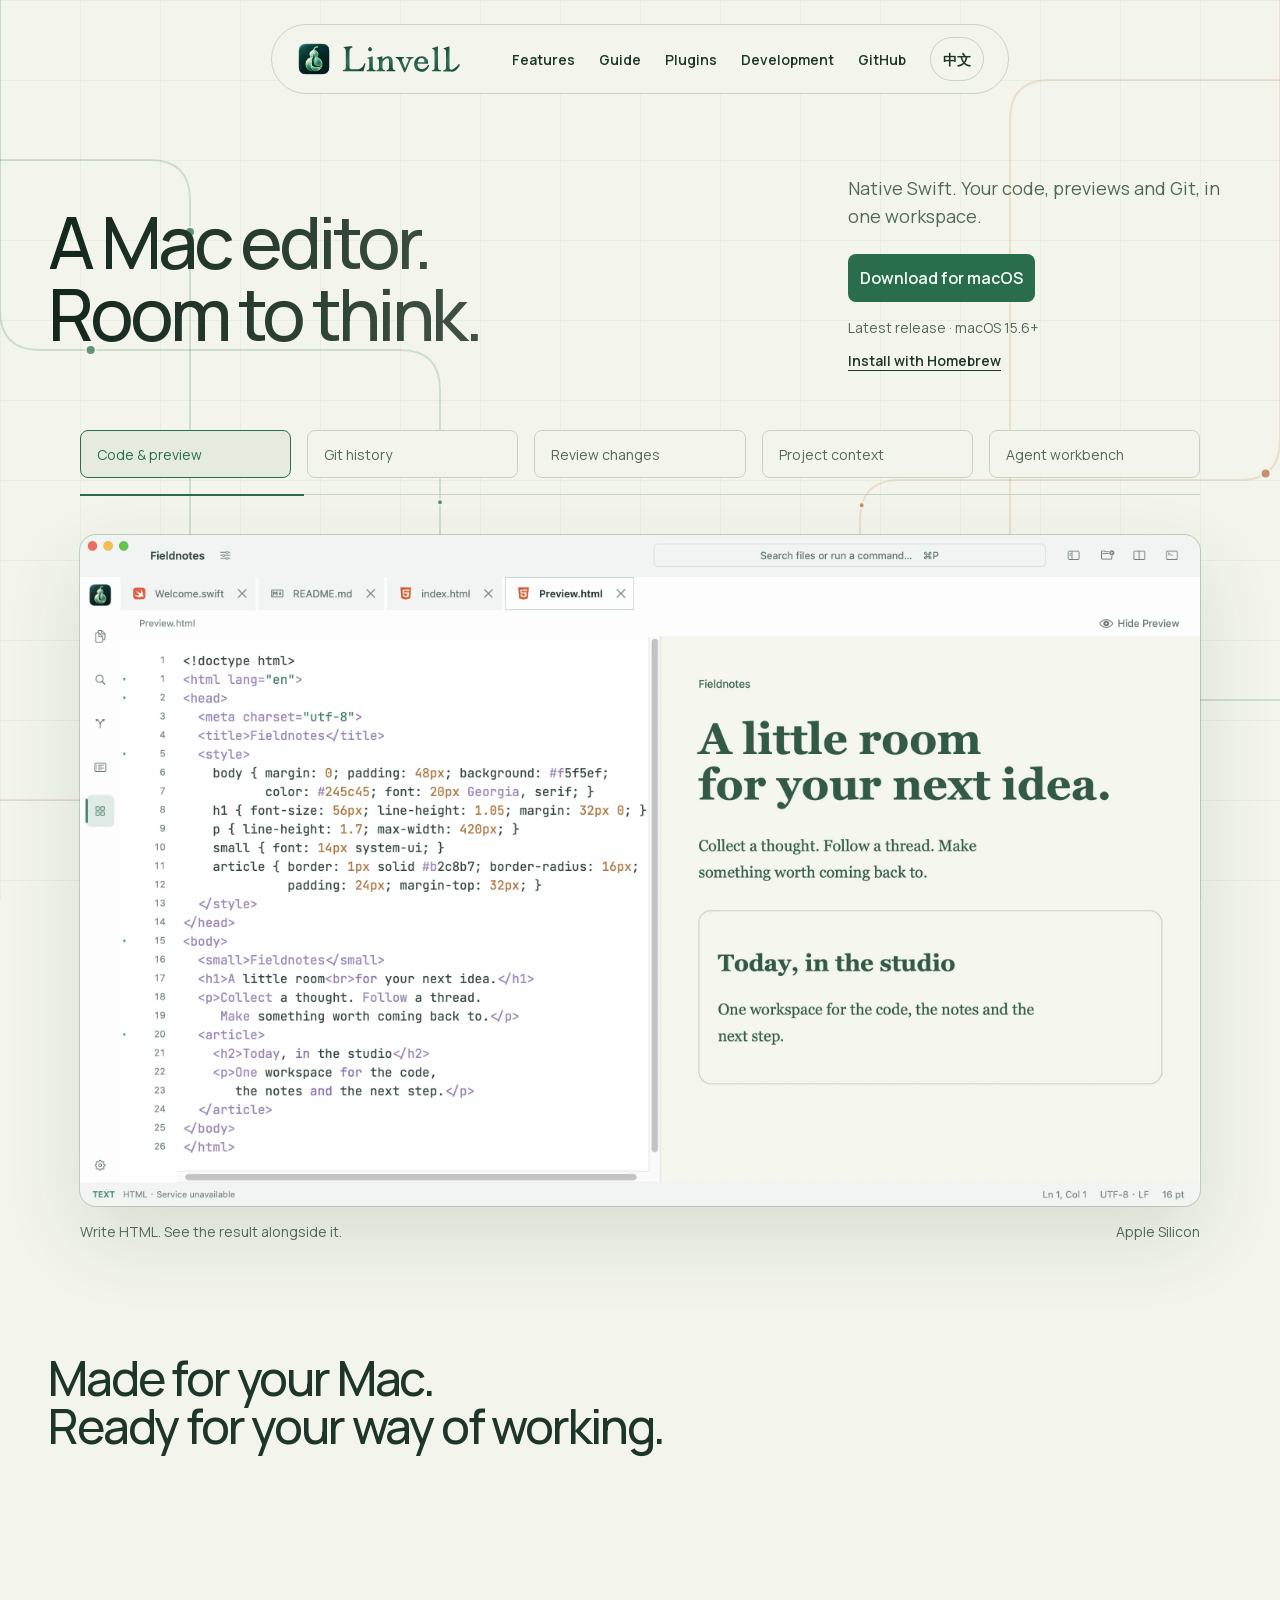
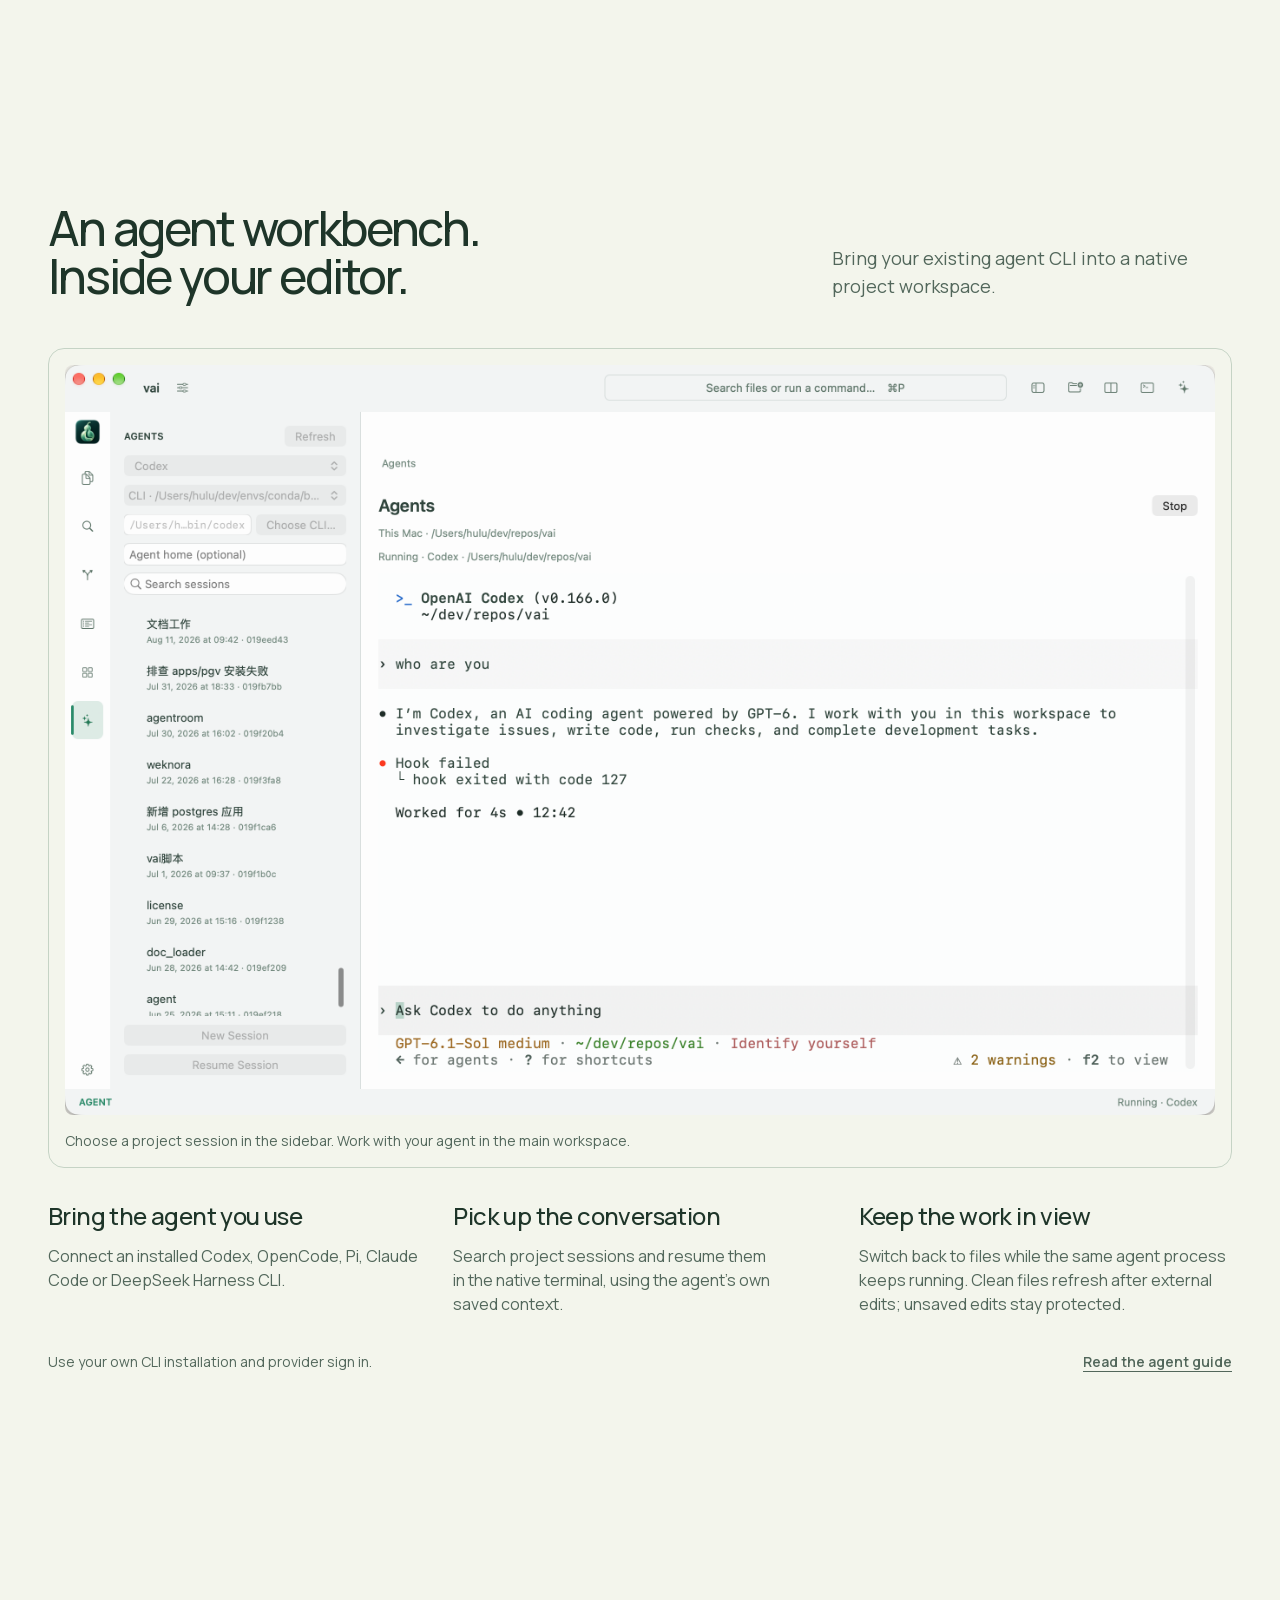
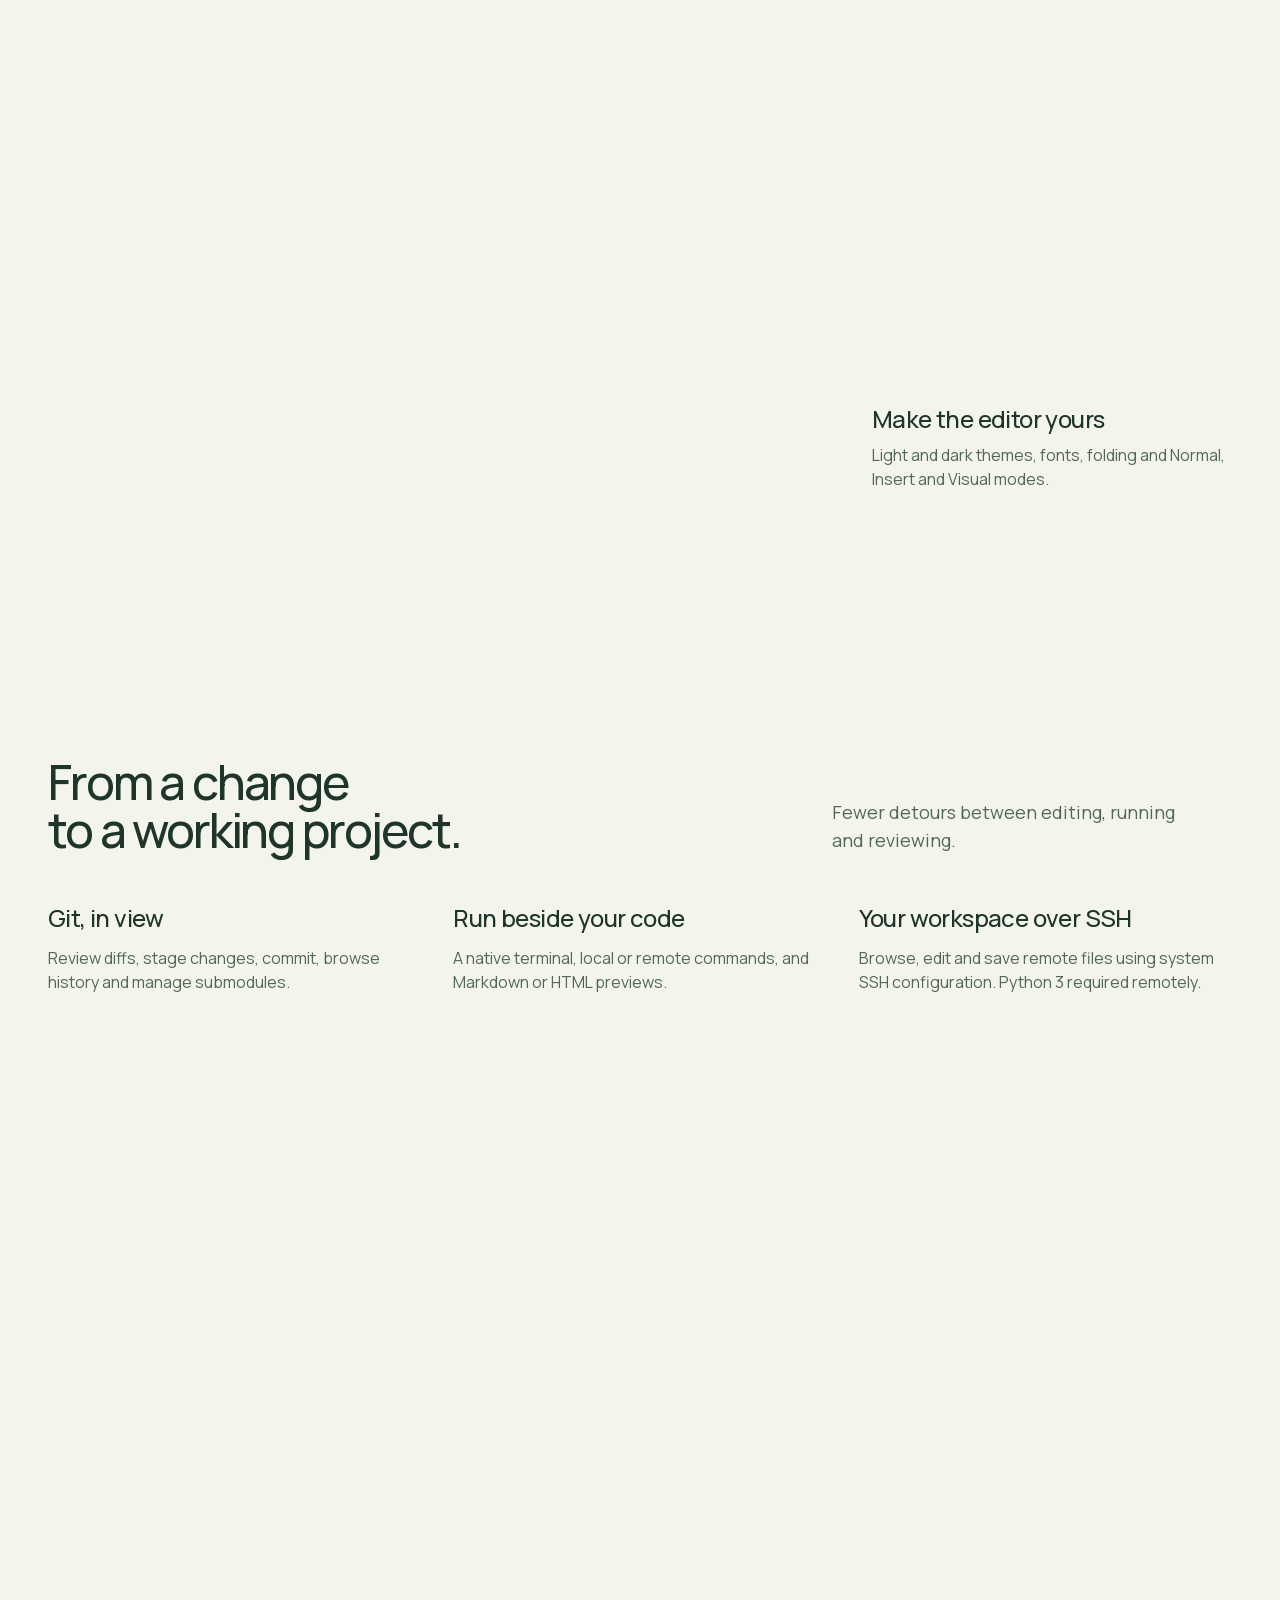
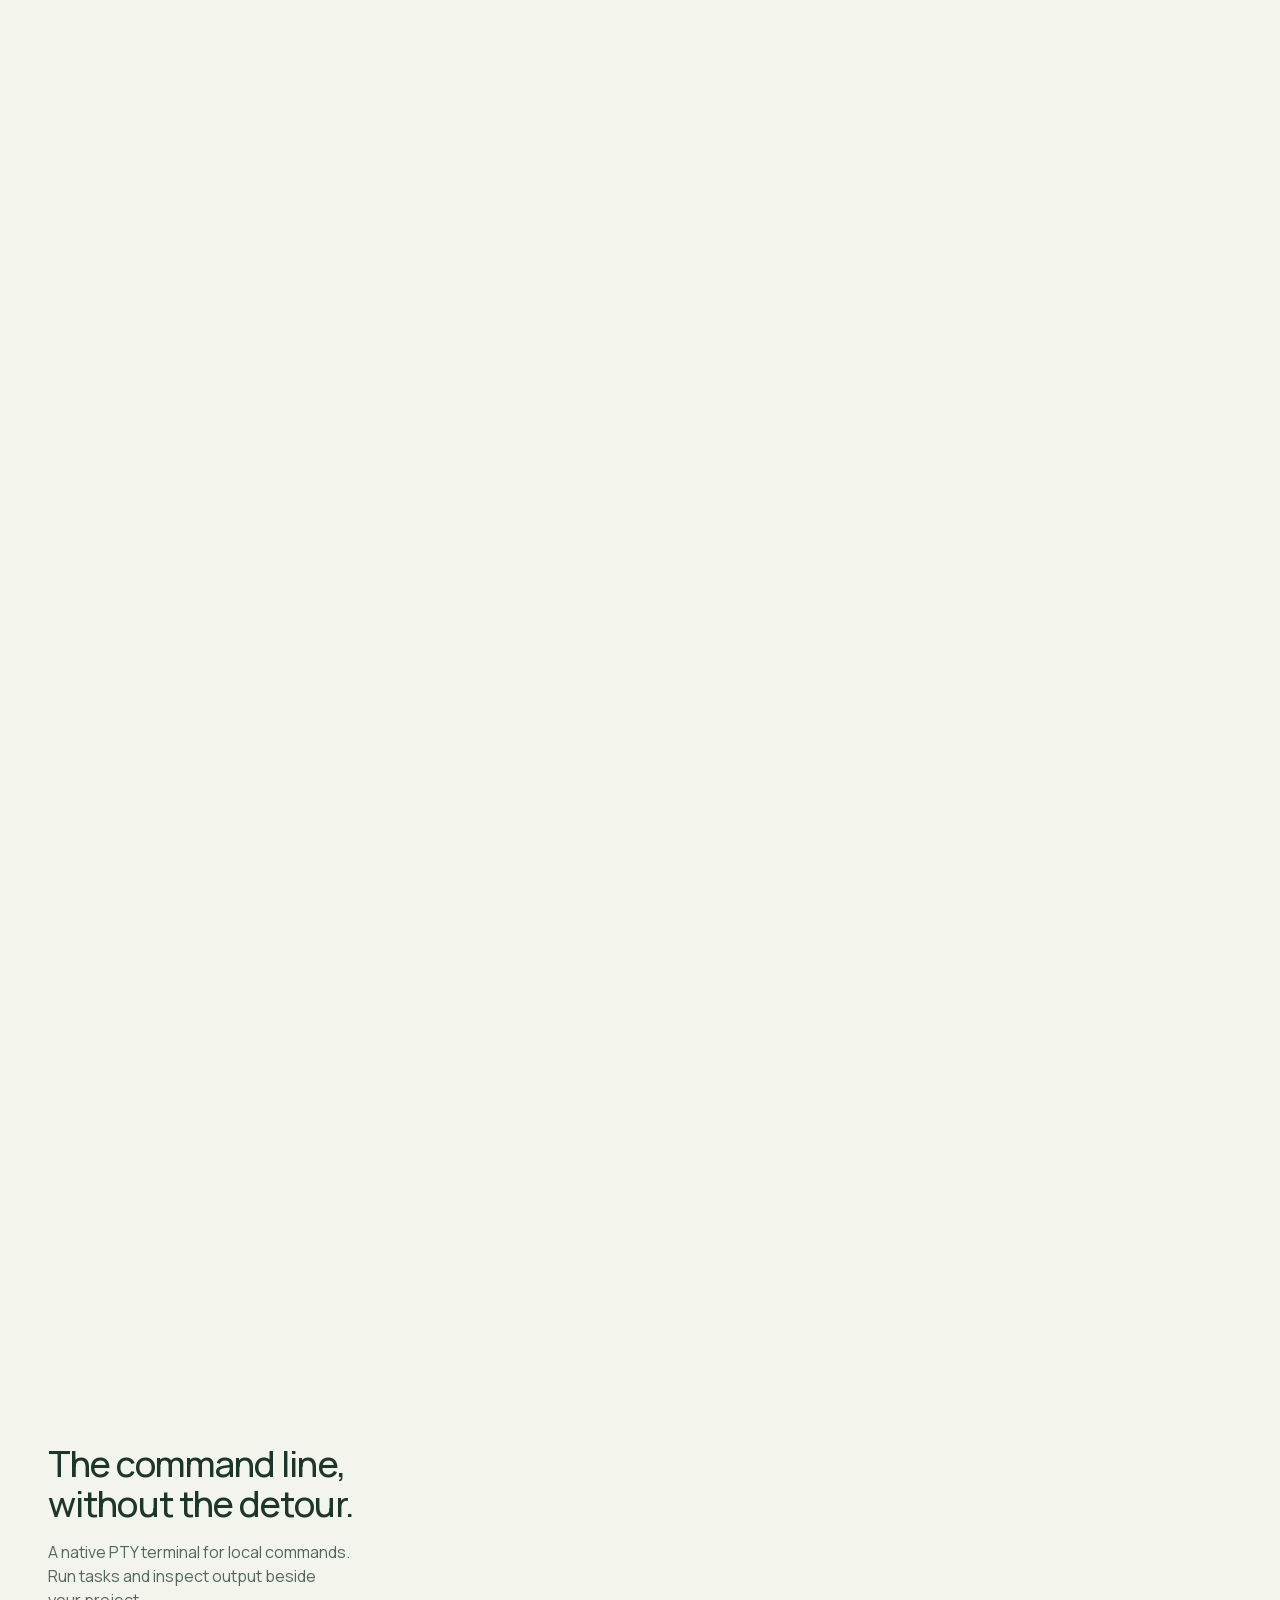
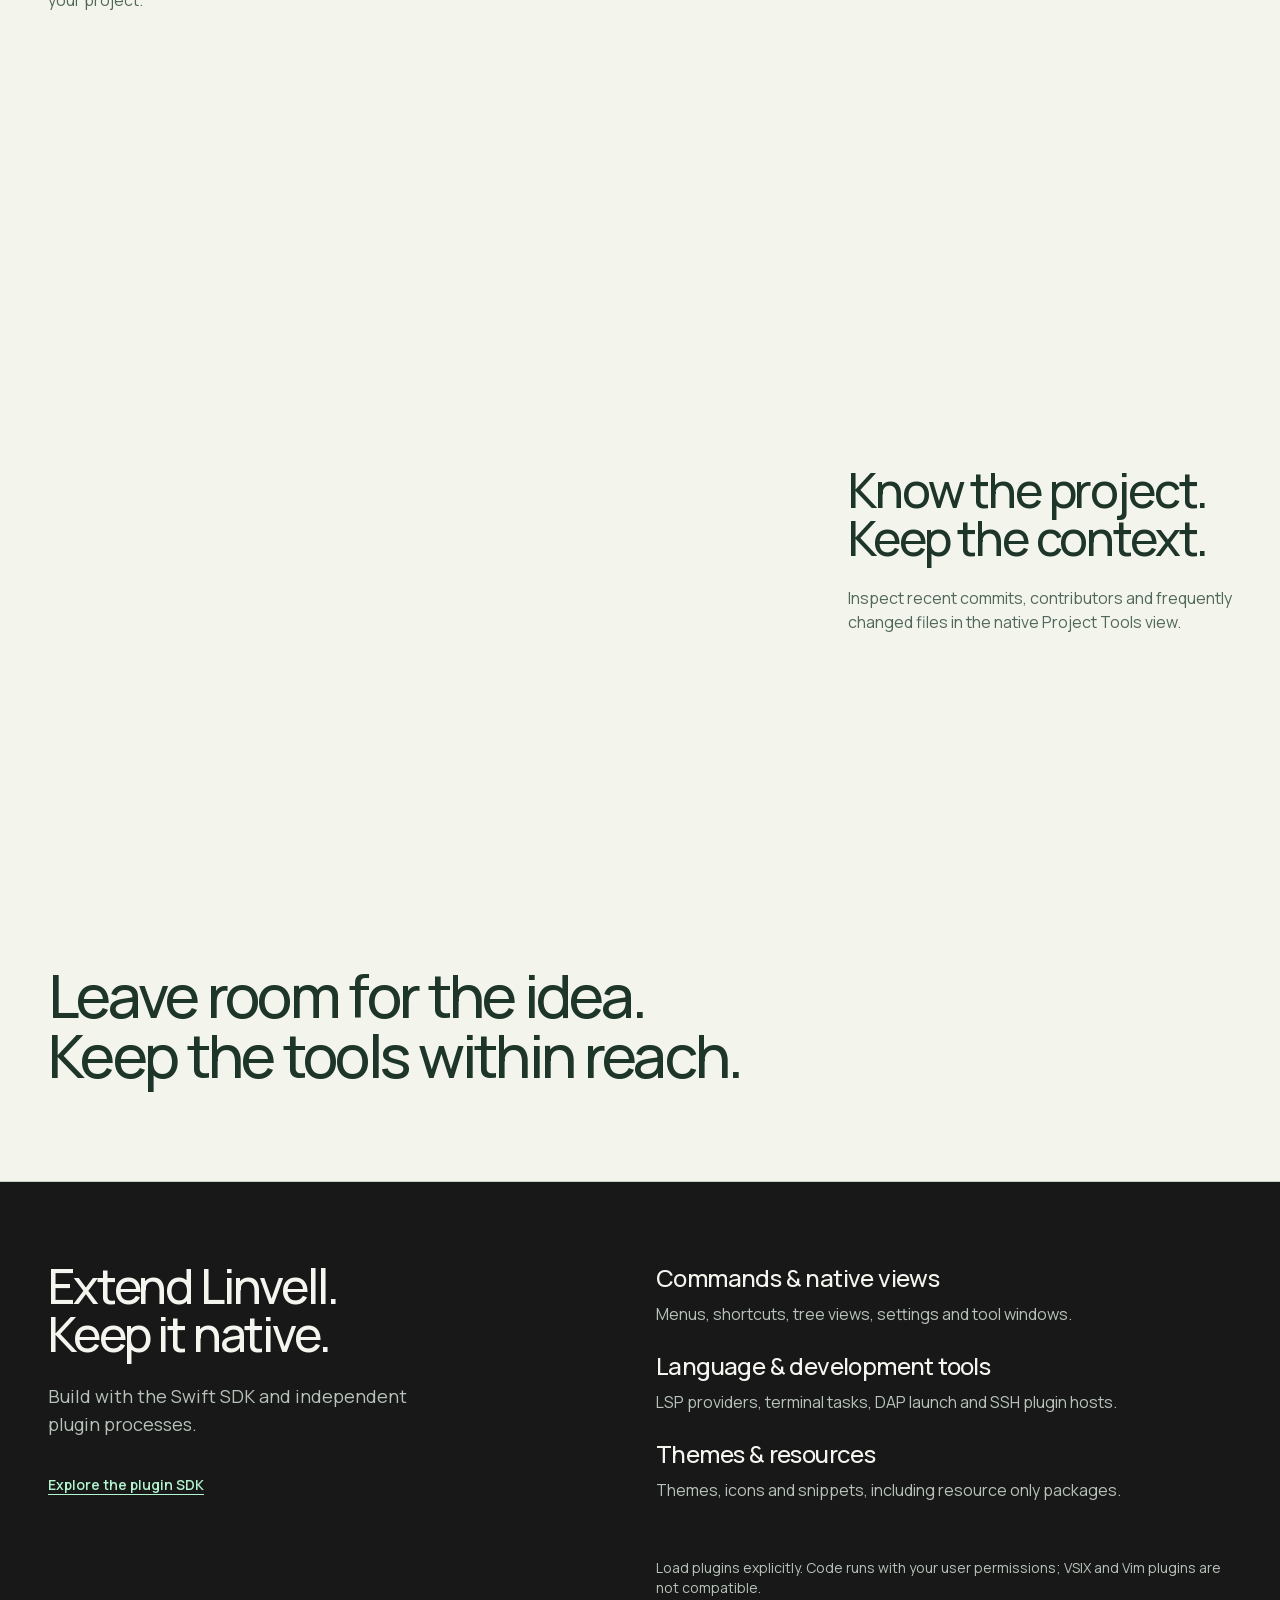
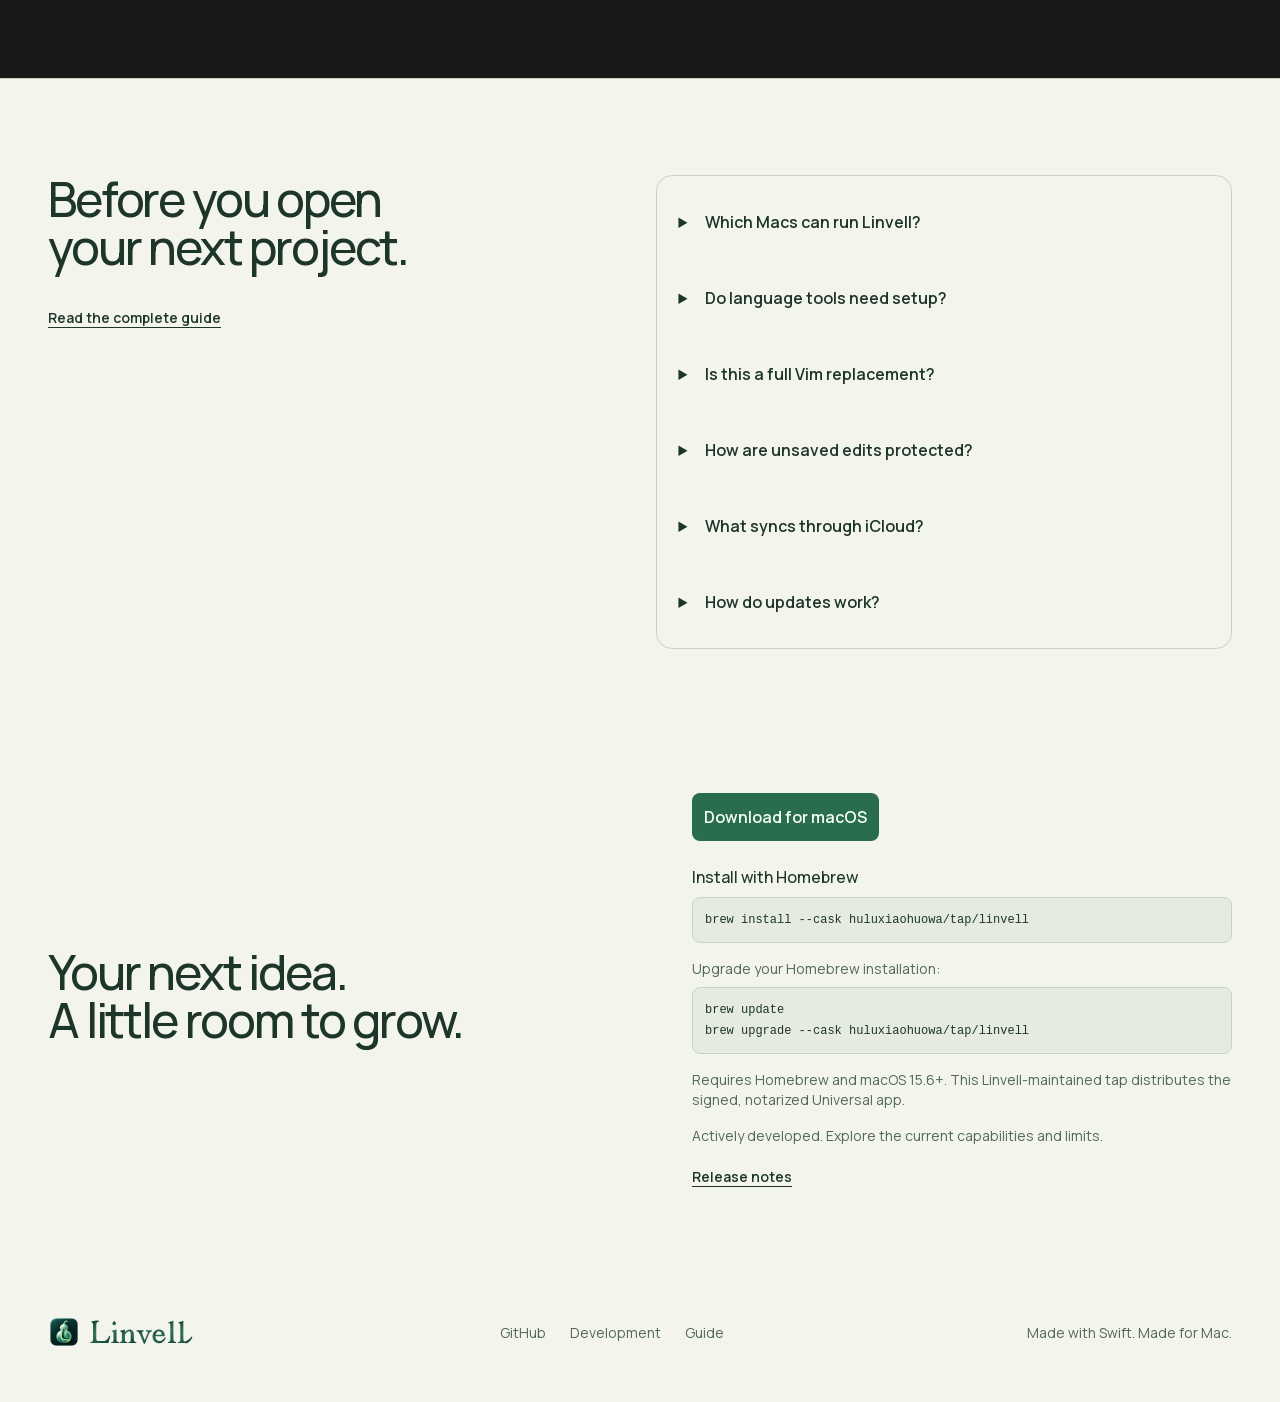
<file: index.html>
<!doctype html>
<html lang="en"><head>
<meta charset="utf-8"><meta name="viewport" content="width=device-width,initial-scale=1">
<title>Linvell | A native Mac editor. Room to think.</title>
<meta name="description" content="A native macOS code editor built with Swift and AppKit. Discover multi-cursor editing, Vim modes, code intelligence, Git, SSH workspaces, a terminal and native plugins.">
<meta name="theme-color" content="#f3f5ec"><meta property="og:title" content="Linvell | A native Mac editor. Room to think.">
<meta property="og:description" content="Keep your code, terminal, Git and remote work together in a native Mac workspace.">
<meta property="og:image" content="https://linvell.fuluwa.top/assets/git-graph-en.webp"><meta property="og:url" content="https://linvell.fuluwa.top/">
<meta property="og:type" content="website"><meta name="twitter:card" content="summary_large_image">
<link rel="canonical" href="https://linvell.fuluwa.top/"><link rel="icon" type="image/png" href="assets/icon.png"><link rel="apple-touch-icon" href="assets/icon.png">
<link rel="preload" href="assets/manrope.woff2" as="font" type="font/woff2" crossorigin>
<link rel="stylesheet" href="home.css?v=20261030-agent-compressed8"><script src="release.js" defer></script><script src="site.js" defer></script><script src="home.js?v=20261030-agent-compressed8" defer></script>
</head><body class="home"><div class="workspace-backdrop" aria-hidden="true"><svg viewBox="0 0 1440 900" preserveAspectRatio="xMidYMid slice"><path class="flow-route route-0" d="M-80 160H230Q270 160 270 200V660Q270 700 310 700H1520"/><circle class="flow-node node-0" r="5"><animateMotion dur="14s" begin="-0s" repeatCount="indefinite" path="M-80 160H230Q270 160 270 200V660Q270 700 310 700H1520"/></circle><circle class="flow-node node-0" r="3"><animateMotion dur="14s" begin="-7s" repeatCount="indefinite" path="M-80 160H230Q270 160 270 200V660Q270 700 310 700H1520"/></circle><path class="flow-route route-1" d="M1520 80H1130Q1090 80 1090 120V760Q1090 800 1050 800H-80"/><circle class="flow-node node-1" r="5"><animateMotion dur="17s" begin="-2s" repeatCount="indefinite" path="M1520 80H1130Q1090 80 1090 120V760Q1090 800 1050 800H-80"/></circle><circle class="flow-node node-1" r="3"><animateMotion dur="17s" begin="-9s" repeatCount="indefinite" path="M1520 80H1130Q1090 80 1090 120V760Q1090 800 1050 800H-80"/></circle><path class="flow-route route-2" d="M80-40V310Q80 350 120 350H480Q520 350 520 390V940"/><circle class="flow-node node-2" r="5"><animateMotion dur="20s" begin="-4s" repeatCount="indefinite" path="M80-40V310Q80 350 120 350H480Q520 350 520 390V940"/></circle><circle class="flow-node node-2" r="3"><animateMotion dur="20s" begin="-11s" repeatCount="indefinite" path="M80-40V310Q80 350 120 350H480Q520 350 520 390V940"/></circle><path class="flow-route route-3" d="M1360-40V440Q1360 480 1320 480H980Q940 480 940 520V940"/><circle class="flow-node node-3" r="5"><animateMotion dur="23s" begin="-6s" repeatCount="indefinite" path="M1360-40V440Q1360 480 1320 480H980Q940 480 940 520V940"/></circle><circle class="flow-node node-3" r="3"><animateMotion dur="23s" begin="-13s" repeatCount="indefinite" path="M1360-40V440Q1360 480 1320 480H980Q940 480 940 520V940"/></circle></svg></div><a data-en="Skip to content" data-zh="跳至正文" href="#main" class="skip">Skip to content</a>
<header class="site-header"><a class="brand" href="/" aria-label="Linvell home" aria-current="page"><img src="assets/icon.png" width="36" height="36" alt=""><img class="wordmark" src="assets/wordmark.svg" width="124" height="37" alt="Linvell"></a>
<button class="menu-toggle" type="button" aria-controls="navigation" aria-expanded="false" aria-label="Open navigation"><span></span><span></span></button>
<nav id="navigation" aria-label="Main navigation"><a data-en="Features" data-zh="功能" href="#features" >Features</a><a data-en="Guide" data-zh="使用指南" href="guide.html" >Guide</a><a data-en="Plugins" data-zh="插件开发" href="plugins.html" >Plugins</a><a data-en="Development" data-zh="开发进展" href="development.html" >Development</a><a data-en="GitHub" data-zh="GitHub" href="https://github.com/huluxiaohuowa/Linvell">GitHub</a><button id="language" type="button" aria-label="切换至中文">中文</button>
</nav>
</header>
<main id="main">
<section class="hero container">
<div class="hero-copy"><div class="intro">
<h1 data-en="A Mac editor.&lt;br&gt;Room to think." data-zh="为 Mac 而生。&lt;br&gt;为灵感留白。" >A Mac editor.<br>Room to think.</h1></div><div class="hero-support">
<p data-en="Native Swift. Your code, previews and Git, in one workspace." data-zh="原生 Swift 打造。代码、实时预览与 Git，在同一工作区衔接。" class="description">Native Swift. Your code, previews and Git, in one workspace.</p><div class="actions"><a data-en="Download for macOS" data-zh="下载 macOS 版" href="https://github.com/huluxiaohuowa/Linvell/releases/latest" class="button primary" data-release="download">Download for macOS</a></div><p class="availability" data-release="availability">Latest release / macOS 15.6+</p><a data-en="Install with Homebrew" data-zh="通过 Homebrew 安装" href="#homebrew" class="text-link">Install with Homebrew</a></div></div>
<div class="workspace-tour" aria-label="Linvell workflow"><div class="scene-controls" role="tablist" aria-label="Explore Linvell"><button id="scene-preview" class="scene-tab" type="button" role="tab" aria-controls="workspace-scene" aria-selected="true" tabindex="0" data-scene="preview" data-image="assets/html-preview-en.webp" data-alt="HTML source and its actual rendered preview in Linvell" data-caption-en="Write HTML. See the result alongside it." data-caption-zh="编写 HTML，在旁边直接看到渲染结果。"><span data-en="Code & preview" data-zh="编辑与预览">Code & preview</span></button><button id="scene-history" class="scene-tab" type="button" role="tab" aria-controls="workspace-scene" aria-selected="false" tabindex="-1" data-scene="history" data-image="assets/git-graph-en.webp" data-alt="Real Git branch graph and commit history in Linvell" data-caption-en="Follow the branches. Read the project history." data-caption-zh="沿着分支线，查看项目的提交历史。"><span data-en="Git history" data-zh="Git 历史">Git history</span></button><button id="scene-changes" class="scene-tab" type="button" role="tab" aria-controls="workspace-scene" aria-selected="false" tabindex="-1" data-scene="changes" data-image="assets/git-changes-en.webp" data-alt="Modified files, hunk staging and Git diff in Linvell" data-caption-en="Inspect the diff. Prepare the next commit." data-caption-zh="检查文件差异，准备下一次提交。"><span data-en="Review changes" data-zh="检查变更">Review changes</span></button><button id="scene-tools" class="scene-tab" type="button" role="tab" aria-controls="workspace-scene" aria-selected="false" tabindex="-1" data-scene="tools" data-image="assets/project-tools-en.webp" data-alt="Native project tools reporting recent commits and contributors" data-caption-en="Keep the repository context in view." data-caption-zh="在工作区中保留仓库上下文。"><span data-en="Project context" data-zh="项目工具">Project context</span></button><button id="scene-agents" class="scene-tab" type="button" role="tab" aria-controls="workspace-scene" aria-selected="false" tabindex="-1" data-scene="agents" data-image="assets/agent-workbench-original.webp" data-alt="Linvell Agent workbench with native session controls and a Codex terminal" data-caption-en="Your agent, alongside your project files." data-caption-zh="让 Agent 与项目文件处在同一个工作区。"><span data-en="Agent workbench" data-zh="Agent 工作台">Agent workbench</span></button></div><div class="scene-rail" aria-hidden="true"><span></span></div></div><figure class="product" data-kind="product" id="workspace-scene" role="tabpanel" aria-labelledby="scene-preview"><a href="assets/html-preview-en.webp" aria-label="View the current Linvell workflow screenshot full size"><img src="assets/html-preview-en.webp" width="2874" height="1722" alt="HTML source beside its rendered preview in Linvell" fetchpriority="high"></a><figcaption><span class="scene-caption" data-en="Write HTML. See the result alongside it." data-zh="编写 HTML，在旁边直接看到渲染结果。">Write HTML. See the result alongside it.</span><span>Apple Silicon</span></figcaption></figure>
</section>
<section class="container foundation" id="features">
<h2 data-en="Made for your Mac.&lt;br&gt;Ready for your way of working." data-zh="熟悉的 Mac 体验。&lt;br&gt;顺手的开发方式。" >Made for your Mac.<br>Ready for your way of working.</h2>
<div class="benefits">
<article>
<h3 data-en="Native where it matters" data-zh="原生，体现在每次操作" >Native where it matters</h3>
<p data-en="AppKit windows, native text editing and familiar Mac controls. No Chromium shell." data-zh="AppKit 窗口、原生文本编辑与熟悉的 Mac 控件，无需 Chromium 外壳。" >AppKit windows, native text editing and familiar Mac controls. No Chromium shell.</p>
</article>
<article>
<h3 data-en="Keep your hands on the keys" data-zh="思路跟着键盘走" >Keep your hands on the keys</h3>
<p data-en="Quick file navigation, a command palette, multiple cursors and optional Vim modes." data-zh="快速打开文件、命令面板、多光标与可选 Vim 模式，减少操作切换。" >Quick file navigation, a command palette, multiple cursors and optional Vim modes.</p>
</article>
<article>
<h3 data-en="Keep the workspace together" data-zh="让工作区保持完整" >Keep the workspace together</h3>
<p data-en="Split editors, a PTY terminal, Git and live previews beside your code." data-zh="分栏编辑、PTY 终端、Git 与实时预览，都在代码身边。" >Split editors, a PTY terminal, Git and live previews beside your code.</p>
</article>
</div>
</section>
<section class="agent-workbench container" id="agents"><div class="section-head"><h2 data-en="An agent workbench.&lt;br&gt;Inside your editor." data-zh="Agent 工作台，&lt;br&gt;就在编辑器里。" >An agent workbench.<br>Inside your editor.</h2><p data-en="Bring your existing agent CLI into a native project workspace." data-zh="把你已有的 Agent CLI，接入原生项目工作区。" >Bring your existing agent CLI into a native project workspace.</p></div><figure class="feature-shot" data-kind="product"><a href="assets/agent-workbench-original.webp" aria-label="View the Agent workbench full size"><img src="assets/agent-workbench-original.webp" width="2650" height="1728" loading="lazy" alt="Linvell Agent workbench with native session controls and a running Codex terminal"></a><figcaption><span data-en="Choose a project session in the sidebar. Work with your agent in the main workspace." data-zh="在侧栏选择项目会话，在主工作区与 Agent 协作。" >Choose a project session in the sidebar. Work with your agent in the main workspace.</span></figcaption></figure><div class="agent-benefits"><article><h3 data-en="Bring the agent you use" data-zh="沿用你熟悉的 Agent" >Bring the agent you use</h3><p data-en="Connect an installed Codex, OpenCode, Pi, Claude Code or DeepSeek Harness CLI." data-zh="接入已安装的 Codex、OpenCode、Pi、Claude Code 或 DeepSeek Harness CLI。" >Connect an installed Codex, OpenCode, Pi, Claude Code or DeepSeek Harness CLI.</p></article><article><h3 data-en="Pick up the conversation" data-zh="接着原来的会话继续" >Pick up the conversation</h3><p data-en="Search project sessions and resume them in the native terminal, using the agent’s own saved context." data-zh="搜索项目会话，在原生终端中继续，由 Agent 恢复自身保存的上下文。" >Search project sessions and resume them in the native terminal, using the agent’s own saved context.</p></article><article><h3 data-en="Keep the work in view" data-zh="切回代码，继续协作" >Keep the work in view</h3><p data-en="Switch back to files while the same agent process keeps running. Clean files refresh after external edits; unsaved edits stay protected." data-zh="切回文件时保留同一个 Agent 进程；未修改的文件自动更新，未保存的编辑保留冲突保护。" >Switch back to files while the same agent process keeps running. Clean files refresh after external edits; unsaved edits stay protected.</p></article></div><div class="agent-footnote"><p data-en="Use your own CLI installation and provider sign in." data-zh="需使用你已安装并完成登录配置的 Agent CLI。" >Use your own CLI installation and provider sign in.</p><a data-en="Read the agent guide" data-zh="查看 Agent 接入说明" href="https://github.com/huluxiaohuowa/Linvell/blob/main/docs/AGENT_CLI.md" class="text-link">Read the agent guide</a></div></section>
<section class="editing container">
<div class="section-head">
<h2 data-en="Follow the thought.&lt;br&gt;Find the right code." data-zh="跟上思路，&lt;br&gt;直达要改的代码。" >Follow the thought.<br>Find the right code.</h2>
<p data-en="From a filename to a symbol, without losing your place." data-zh="从文件名到符号定位，切换之后也能回到原处。" >From a filename to a symbol, without losing your place.</p>
</div>
<div class="editing-grid">
<figure class="detail" data-kind="product"><a href="assets/markdown-preview-en.webp" aria-label="English Linvell workspace with Markdown source and its rendered preview side by side"><img src="assets/markdown-preview-en.webp" width="2874" height="1722" loading="lazy" alt="English Linvell workspace with Markdown source and its rendered preview side by side"></a><figcaption><span data-en="Write the note. See the Markdown preview beside it." data-zh="一边写 Markdown，一边查看渲染结果。" >Write the note. See the Markdown preview beside it.</span></figcaption></figure>
<div class="feature-list">
<article>
<h3 data-en="Edit more in one pass" data-zh="一次操作，多处修改" >Edit more in one pass</h3>
<p data-en="Multiple cursors, column selection, project search and in file replacement." data-zh="多光标、矩形选区、项目搜索与文本替换。" >Multiple cursors, column selection, project search and in file replacement.</p>
</article>
<article>
<h3 data-en="Navigate with context" data-zh="带着上下文导航" >Navigate with context</h3>
<p data-en="Symbols, definitions, references, diagnostics and rename through your language server." data-zh="通过语言服务查看符号、定义、引用、诊断并重命名。" >Symbols, definitions, references, diagnostics and rename through your language server.</p>
</article>
<article>
<h3 data-en="Make the editor yours" data-zh="按你的习惯来" >Make the editor yours</h3>
<p data-en="Light and dark themes, fonts, folding and Normal, Insert and Visual modes." data-zh="明暗主题、字体、折叠，以及 Normal、Insert 和 Visual 模式。" >Light and dark themes, fonts, folding and Normal, Insert and Visual modes.</p>
</article>
</div>
</div>
</section>
<section class="work container">
<div class="section-head">
<h2 data-en="From a change&lt;br&gt;to a working project." data-zh="从一处修改，&lt;br&gt;到项目运行。" >From a change<br>to a working project.</h2>
<p data-en="Fewer detours between editing, running and reviewing." data-zh="编辑、运行、检查变更，衔接在同一工作区。" >Fewer detours between editing, running and reviewing.</p>
</div>
<div class="workflow">
<article>
<h3 data-en="Git, in view" data-zh="把 Git 放在眼前" >Git, in view</h3>
<p data-en="Review diffs, stage changes, commit, browse history and manage submodules." data-zh="查看差异、暂存、提交、浏览历史与管理子模块。" >Review diffs, stage changes, commit, browse history and manage submodules.</p>
</article>
<article>
<h3 data-en="Run beside your code" data-zh="在代码旁运行" >Run beside your code</h3>
<p data-en="A native terminal, local or remote commands, and Markdown or HTML previews." data-zh="原生终端、本地与远程命令，以及 Markdown、HTML 预览。" >A native terminal, local or remote commands, and Markdown or HTML previews.</p>
</article>
<article>
<h3 data-en="Your workspace over SSH" data-zh="通过 SSH 继续工作" >Your workspace over SSH</h3>
<p data-en="Browse, edit and save remote files using system SSH configuration. Python 3 required remotely." data-zh="复用系统 SSH 配置浏览、编辑、保存远程文件；远端需有 Python 3。" >Browse, edit and save remote files using system SSH configuration. Python 3 required remotely.</p>
</article>
</div>
<figure class="terminal" data-kind="product"><a href="assets/git-changes-en.webp" aria-label="Linvell Git changes interface with modified files, hunk staging controls and colored diff"><img src="assets/git-changes-en.webp" width="2874" height="1722" loading="lazy" alt="Linvell Git changes interface with modified files, hunk staging controls and colored diff"></a><figcaption><span data-en="Review a file, inspect a hunk, prepare a commit." data-zh="查看文件变更、检查差异块，准备提交。" >Review a file, inspect a hunk, prepare a commit.</span></figcaption></figure>
</section>
<section class="preview-showcase container" id="previews"><div class="section-head"><h2 data-en="Write it.&lt;br&gt;See it take shape." data-zh="写下代码，&lt;br&gt;看见它的模样。" >Write it.<br>See it take shape.</h2><p data-en="Render HTML beside its source. Keep a terminal within reach." data-zh="HTML 源码与渲染结果并排显示，终端随时可用。" >Render HTML beside its source. Keep a terminal within reach.</p></div><figure class="feature-shot" data-kind="product"><a href="assets/html-preview-en.webp" aria-label="Linvell showing formatted HTML code beside the actual rendered Fieldnotes webpage"><img src="assets/html-preview-en.webp" width="2874" height="1722" loading="lazy" alt="Linvell showing formatted HTML code beside the actual rendered Fieldnotes webpage"></a><figcaption><span data-en="HTML, rendered inside Linvell." data-zh="在 Linvell 中直接渲染 HTML。" >HTML, rendered inside Linvell.</span></figcaption></figure><div class="terminal-story"><div><h3 data-en="The command line,&lt;br&gt;without the detour." data-zh="命令行，&lt;br&gt;就在工作区里。" >The command line,<br>without the detour.</h3><p data-en="A native PTY terminal for local commands. Run tasks and inspect output beside your project." data-zh="通过原生 PTY 终端执行本地命令，在项目旁运行任务、查看输出。" >A native PTY terminal for local commands. Run tasks and inspect output beside your project.</p></div><figure class="feature-shot" data-kind="product"><a href="assets/terminal-en.webp" aria-label="Linvell English workspace with a working integrated terminal"><img src="assets/terminal-en.webp" width="2874" height="1722" loading="lazy" alt="Linvell English workspace with a working integrated terminal"></a><figcaption><span data-en="An integrated terminal, alongside your files." data-zh="文件与原生终端，同处一个工作区。" >An integrated terminal, alongside your files.</span></figcaption></figure></div></section><section class="tools-story container"><figure class="feature-shot" data-kind="product"><a href="assets/project-tools-en.webp" aria-label="View native project tools full size"><img src="assets/project-tools-en.webp" width="2874" height="1722" loading="lazy" alt="Linvell native Project Tools showing the sample repository's recent commits, collaborators and most changed files"></a><figcaption><span data-en="Project Tools, reporting on the real sample repository." data-zh="项目工具：查看示例仓库的真实分析结果。">Project Tools, reporting on the real sample repository.</span></figcaption></figure><div><h2 data-en="Know the project.&lt;br&gt;Keep the context." data-zh="了解项目，&lt;br&gt;保留上下文。">Know the project.<br>Keep the context.</h2><p data-en="Inspect recent commits, contributors and frequently changed files in the native Project Tools view." data-zh="在原生项目工具中查看近期提交、贡献者与经常修改的文件。">Inspect recent commits, contributors and frequently changed files in the native Project Tools view.</p></div></section>
<section class="tagline container" aria-label="Linvell philosophy">
<p data-en="Leave room for the idea.&lt;br&gt;Keep the tools within reach." data-zh="给想法，留一点空间。&lt;br&gt;让工具，随时触手可及。" >Leave room for the idea.<br>Keep the tools within reach.</p>
</section>
<section class="plugins-band">
<div class="container plugin-layout">
<div>
<h2 data-en="Extend Linvell.&lt;br&gt;Keep it native." data-zh="扩展 Linvell。&lt;br&gt;保留原生体验。" >Extend Linvell.<br>Keep it native.</h2>
<p data-en="Build with the Swift SDK and independent plugin processes." data-zh="通过 Swift SDK 与独立插件进程，接入你的开发工具。" >Build with the Swift SDK and independent plugin processes.</p><a data-en="Explore the plugin SDK" data-zh="查看插件 SDK" href="plugins.html" class="text-link">Explore the plugin SDK</a>
</div>
<div class="plugin-content">
<article>
<h3 data-en="Commands &amp; native views" data-zh="命令与原生视图" >Commands & native views</h3>
<p data-en="Menus, shortcuts, tree views, settings and tool windows." data-zh="菜单、快捷键、树形视图、设置表单与工具窗口。" >Menus, shortcuts, tree views, settings and tool windows.</p>
</article>
<article>
<h3 data-en="Language &amp; development tools" data-zh="语言与开发工具" >Language & development tools</h3>
<p data-en="LSP providers, terminal tasks, DAP launch and SSH plugin hosts." data-zh="LSP 语言服务、终端任务、DAP 启动与 SSH 插件宿主。" >LSP providers, terminal tasks, DAP launch and SSH plugin hosts.</p>
</article>
<article>
<h3 data-en="Themes &amp; resources" data-zh="主题与资源" >Themes & resources</h3>
<p data-en="Themes, icons and snippets, including resource only packages." data-zh="主题、图标、代码片段，也支持纯资源包。" >Themes, icons and snippets, including resource only packages.</p>
</article>
<p data-en="Load plugins explicitly. Code runs with your user permissions; VSIX and Vim plugins are not compatible." data-zh="插件需显式加载，代码以用户权限运行；不兼容 VSIX 或 Vim 插件。" class="plugin-note">Load plugins explicitly. Code runs with your user permissions; VSIX and Vim plugins are not compatible.</p>
</div>
</div>
</section>
<section class="faq container">
<div>
<h2 data-en="Before you open&lt;br&gt;your next project." data-zh="开始下一个项目前，&lt;br&gt;你可能想了解。" >Before you open<br>your next project.</h2><a data-en="Read the complete guide" data-zh="阅读完整使用指南" href="guide.html" class="text-link">Read the complete guide</a>
</div>
<div class="questions">
<details>
<summary data-en="Which Macs can run Linvell?" data-zh="支持哪些 Mac？" >Which Macs can run Linvell?</summary>
<p data-en="macOS 15.6 or later, on Apple Silicon. Releases are Developer ID signed and Apple notarized." data-zh="支持搭载 Apple Silicon、运行 macOS 15.6 及以上的 Mac。发布版本经过 Developer ID 签名和 Apple 公证。" >macOS 15.6 or later, on Apple Silicon. Releases are Developer ID signed and Apple notarized.</p>
</details>
<details>
<summary data-en="Do language tools need setup?" data-zh="代码智能需要配置吗？" >Do language tools need setup?</summary>
<p data-en="Select a local or remote language server and toolchain in Project Settings. Available features depend on that server." data-zh="在项目设置中选择本地或远程语言服务与工具链，具体代码智能能力取决于语言服务。" >Select a local or remote language server and toolchain in Project Settings. Available features depend on that server.</p>
</details>
<details>
<summary data-en="Is this a full Vim replacement?" data-zh="完整兼容 Vim 吗？" >Is this a full Vim replacement?</summary>
<p data-en="Linvell implements native Vim editing modes and a subset of motions and commands. Full Vim compatibility remains in progress." data-zh="Linvell 原生实现 Vim 编辑模式及部分移动、命令；完整 Vim 兼容性仍在开发中。" >Linvell implements native Vim editing modes and a subset of motions and commands. Full Vim compatibility remains in progress.</p>
</details>
<details>
<summary data-en="How are unsaved edits protected?" data-zh="未保存的修改如何保护？" >How are unsaved edits protected?</summary>
<p data-en="Local recovery snapshots preserve modified buffers. Optional auto save checks for external file conflicts." data-zh="本地恢复快照保留已修改的缓冲区；可选自动保存会检查外部文件冲突。" >Local recovery snapshots preserve modified buffers. Optional auto save checks for external file conflicts.</p>
</details>
<details>
<summary data-en="What syncs through iCloud?" data-zh="iCloud 同步哪些内容？" >What syncs through iCloud?</summary>
<p data-en="An optional preference allowlist, including theme and editor settings. Documents, project paths and credentials stay out." data-zh="可选同步主题、编辑器等允许列表中的偏好；文档、项目路径与凭据不进入偏好同步文件。" >An optional preference allowlist, including theme and editor settings. Documents, project paths and credentials stay out.</p>
</details>
<details>
<summary data-en="How do updates work?" data-zh="如何更新？" >How do updates work?</summary>
<p data-en="Manual installations use the in-app GitHub updater, with checksum and signing checks. Homebrew installations check their tap and show a brew upgrade command; update them through Homebrew." data-zh="手动下载安装的版本使用应用内 GitHub 更新器，并校验校验和与签名。通过 Homebrew 安装的版本检查所属 tap，并显示 brew 升级命令；请通过 Homebrew 更新。">Manual installations use the in-app GitHub updater, with checksum and signing checks. Homebrew installations check their tap and show a brew upgrade command; update them through Homebrew.</p>
</details>
</div>
</section>
<section class="download container">
<h2 data-en="Your next idea.&lt;br&gt;A little room to grow." data-zh="下一个想法，&lt;br&gt;在这里慢慢成形。" >Your next idea.<br>A little room to grow.</h2>
<div><a data-en="Download for macOS" data-zh="下载 macOS 版" href="https://github.com/huluxiaohuowa/Linvell/releases/latest" class="button primary" data-release="download">Download for macOS</a>
<div class="brew-install" id="homebrew"><h3 data-en="Install with Homebrew" data-zh="通过 Homebrew 安装">Install with Homebrew</h3><pre><code>brew install --cask huluxiaohuowa/tap/linvell</code></pre><p data-en="Upgrade your Homebrew installation:" data-zh="更新通过 Homebrew 安装的版本：">Upgrade your Homebrew installation:</p><pre><code>brew update
brew upgrade --cask huluxiaohuowa/tap/linvell</code></pre><p data-en="Requires Homebrew and macOS 15.6+. This Linvell-maintained tap distributes the signed, notarized Universal app." data-zh="需要先安装 Homebrew，支持 macOS 15.6 及以上。此 Linvell 自建 tap 提供已签名、公证的 Universal 应用。">Requires Homebrew and macOS 15.6+. This Linvell-maintained tap distributes the signed, notarized Universal app.</p></div>
<p data-en="Actively developed. Explore the current capabilities and limits." data-zh="持续开发中。了解当前能力与边界。" >Actively developed. Explore the current capabilities and limits.</p><a data-en="Release notes" data-zh="版本说明" href="https://github.com/huluxiaohuowa/Linvell/releases/latest" data-release="notes" class="text-link">Release notes</a>
</div>
</section>
</main>
<footer class="site-footer container"><a class="brand" href="/" aria-label="Linvell home" aria-current="page"><img src="assets/icon.png" width="32" height="32" alt=""><img class="wordmark" src="assets/wordmark.svg" width="108" height="32" alt="Linvell"></a>
<div><a data-en="GitHub" data-zh="GitHub" href="https://github.com/huluxiaohuowa/Linvell" >GitHub</a><a data-en="Development" data-zh="开发进展" href="development.html" >Development</a><a data-en="Guide" data-zh="使用指南" href="guide.html" >Guide</a>
</div>
<p data-en="Made with Swift. Made for Mac." data-zh="用 Swift 打造，为 Mac 而生。" >Made with Swift. Made for Mac.</p>
</footer></body></html>
</file>
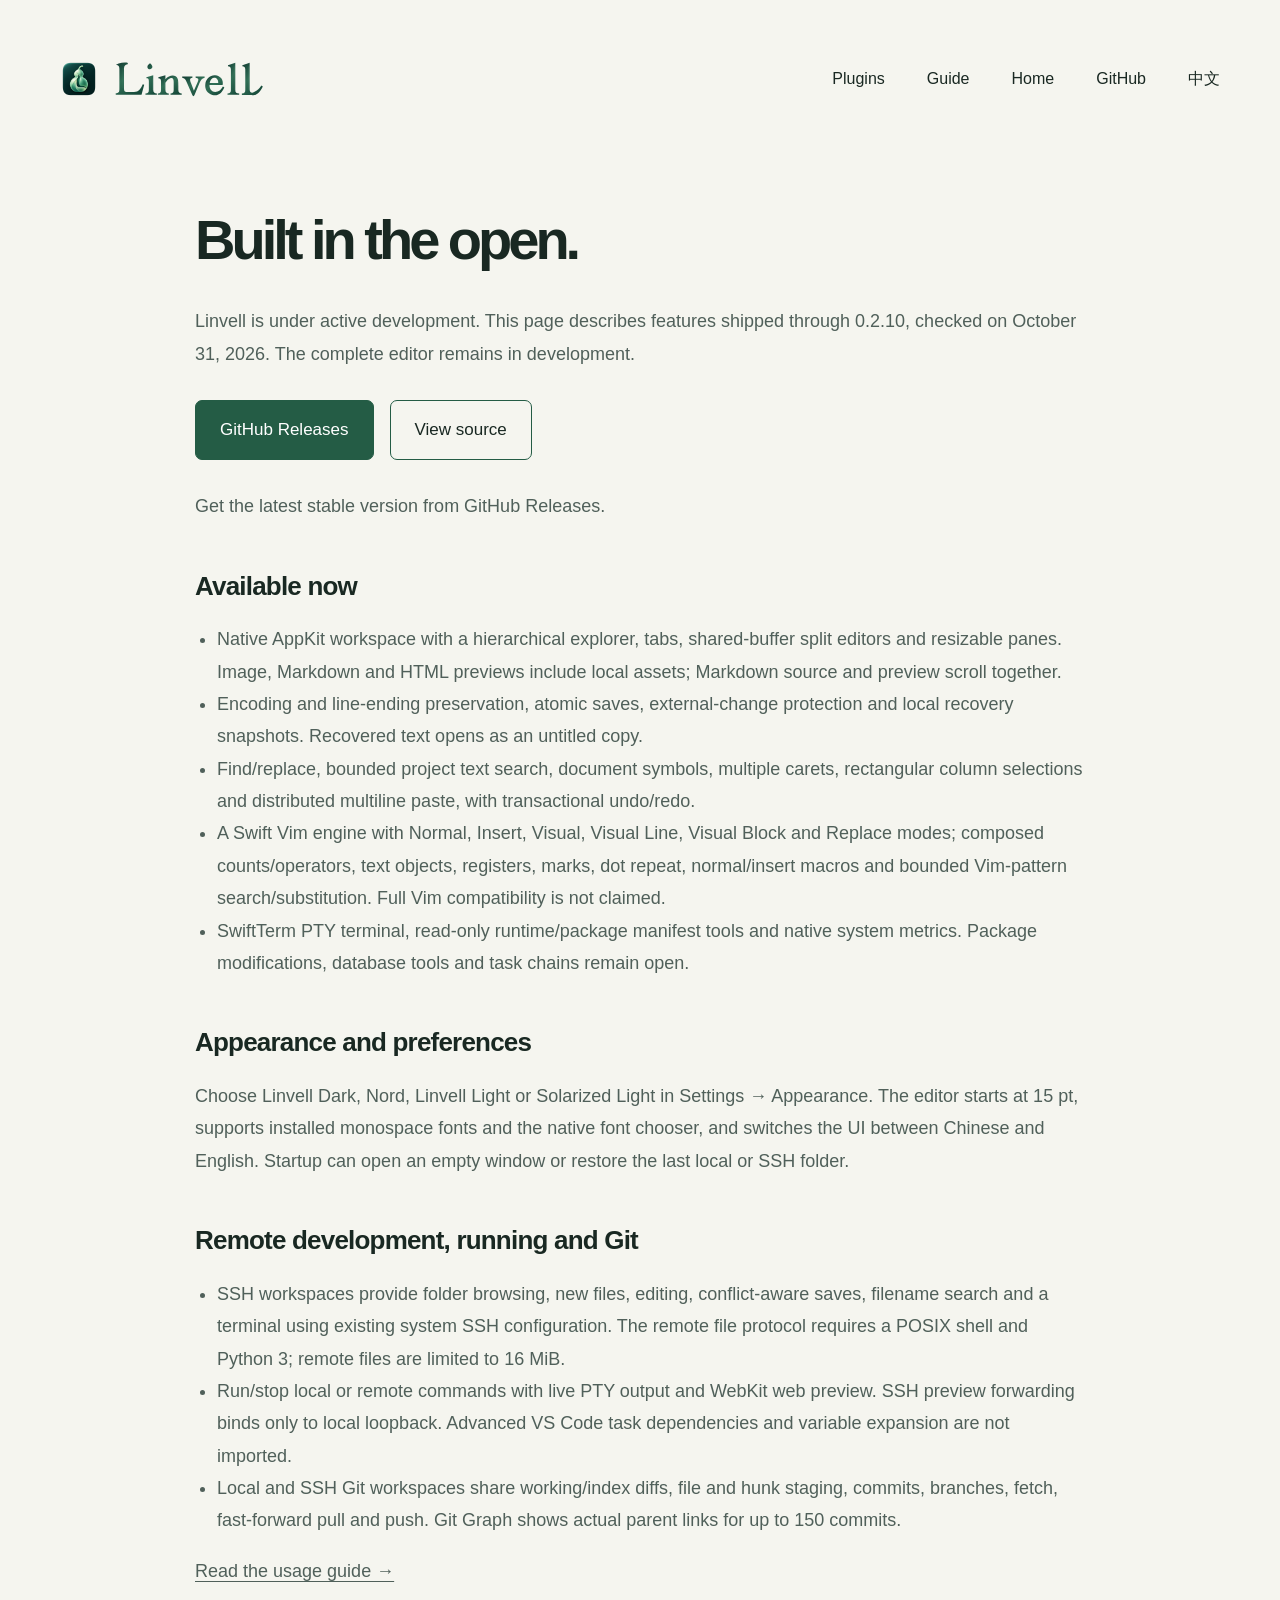
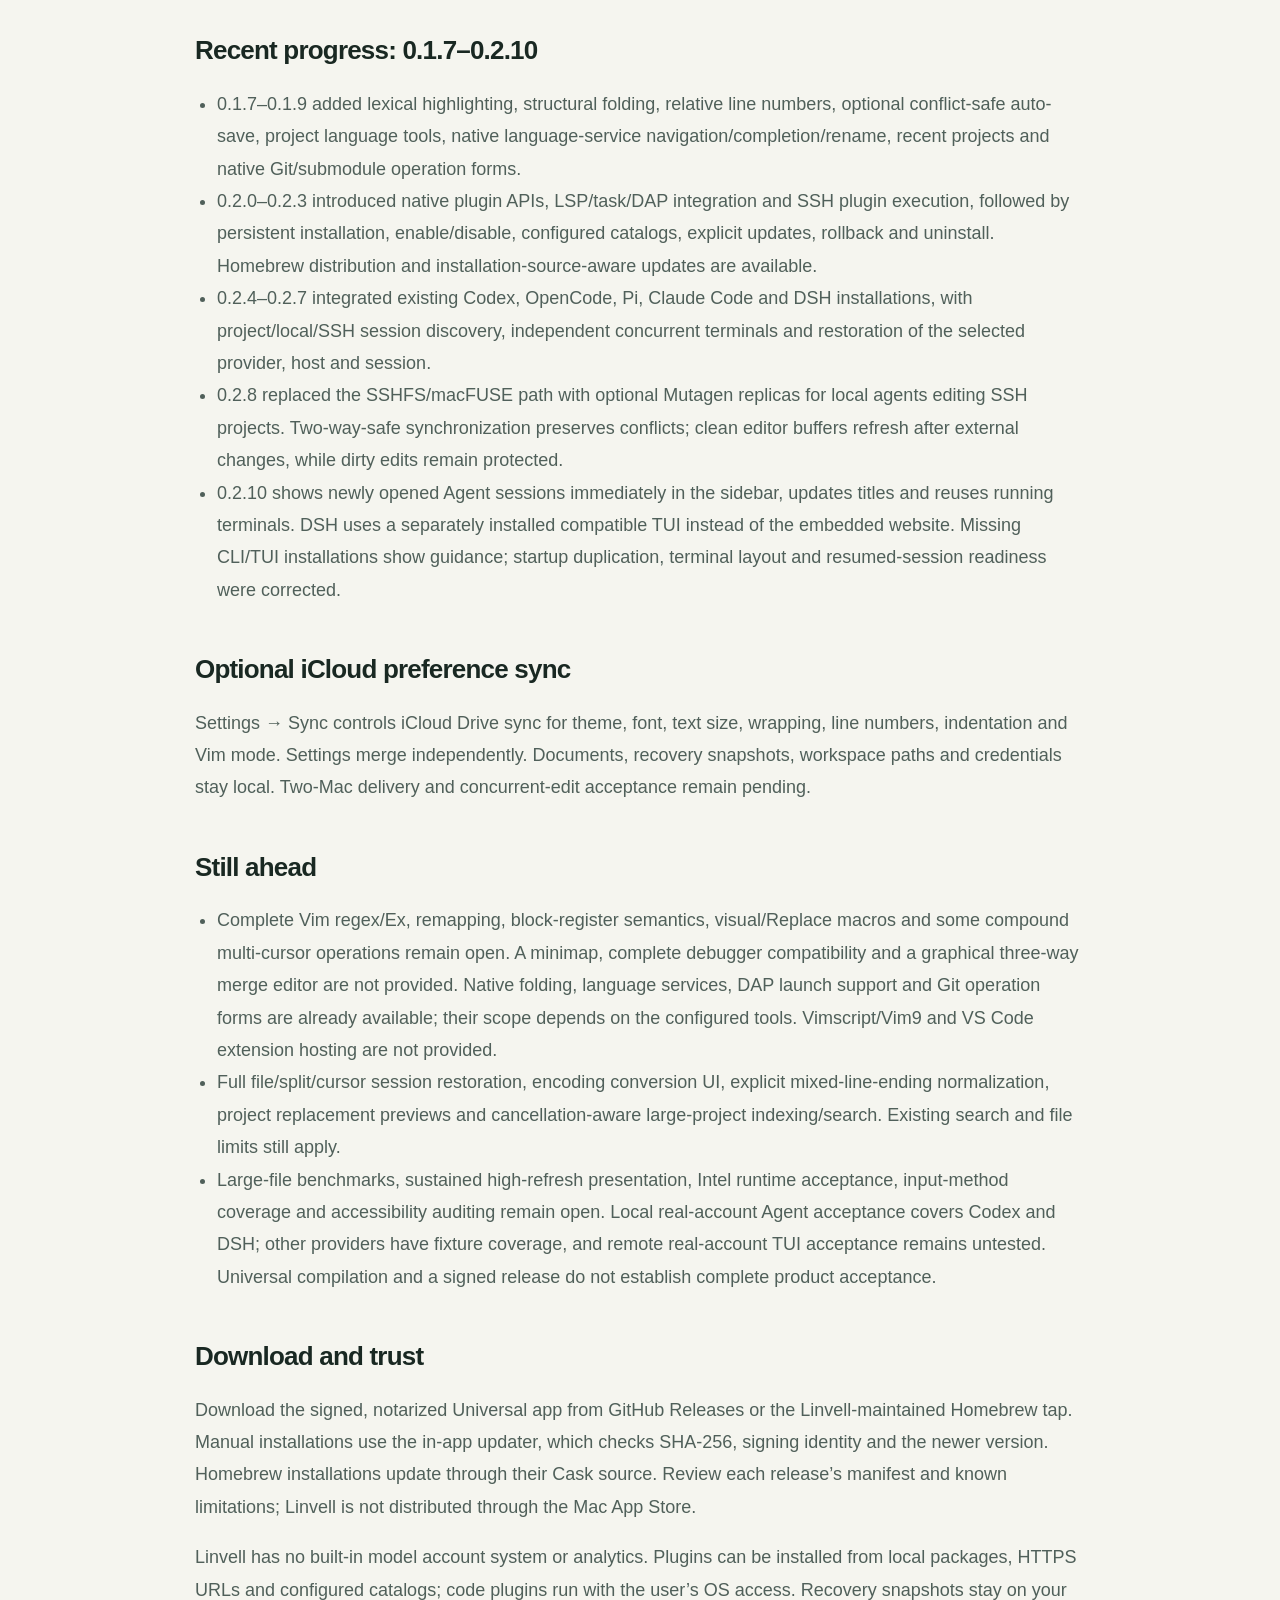
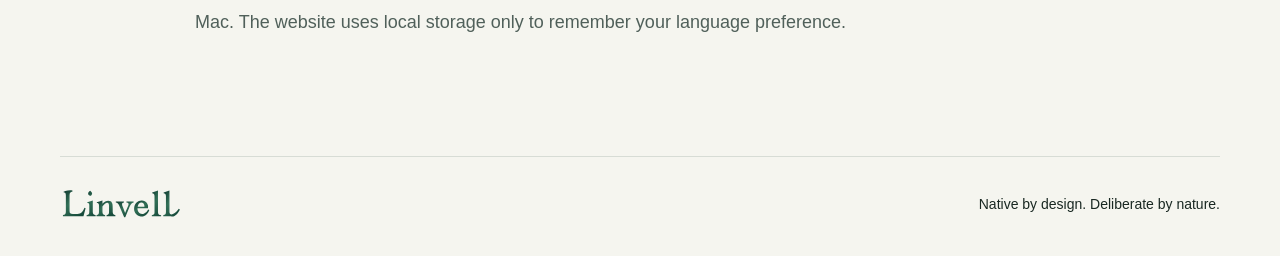
<file: development.html>
<!doctype html><html lang="en"><head><meta charset="utf-8"><meta name="viewport" content="width=device-width,initial-scale=1"><title>Development — Linvell</title><meta name="description" content="Linvell development status, releases, built-in themes and the road ahead."><meta name="theme-color" content="#f5f5ef"><link rel="icon" href="assets/icon.png"><link rel="stylesheet" href="style.css"><script src="release.js" defer></script><script src="site.js" defer></script></head><body>
<a class="skip" href="#main">Skip to content</a><header class="site-header"><a class="brand" href="/"><img src="assets/icon.png" width="38" height="38" alt=""><img class="wordmark" src="assets/wordmark.svg" width="156" height="46" alt="Linvell"></a><nav aria-label="Main navigation"><a href="plugins.html" data-en="Plugins" data-zh="插件开发">Plugins</a><a href="guide.html" data-en="Guide" data-zh="使用指南">Guide</a><a href="/" data-en="Home" data-zh="首页">Home</a><a href="https://github.com/huluxiaohuowa/Linvell">GitHub</a><button id="language" type="button" aria-label="切换至中文">中文</button></nav></header>
<main id="main" class="document"><h1 data-en="Built in the open." data-zh="让进展清晰可见。">Built in the open.</h1><p data-en="Linvell is under active development. This page describes features shipped through 0.2.10, checked on October 31, 2026. The complete editor remains in development." data-zh="Linvell 持续开发中。本页以已发布的 0.2.10 为功能基准，核对日期为 2026 年 10 月 31 日。完整编辑器仍在完善。">Linvell is under active development. This page describes features shipped through 0.2.10, checked on October 31, 2026. The complete editor remains in development.</p><div class="actions"><a class="button primary" href="https://github.com/huluxiaohuowa/Linvell/releases" data-en="GitHub Releases" data-zh="GitHub 版本下载">GitHub Releases</a><a class="button secondary" href="https://github.com/huluxiaohuowa/Linvell" data-en="View source" data-zh="查看源码">View source</a></div><p data-release="announcement">Get the latest stable version from GitHub Releases.</p><h2 data-en="Available now" data-zh="当前功能">Available now</h2><ul><li data-en="Native AppKit workspace with a hierarchical explorer, tabs, shared-buffer split editors and resizable panes. Image, Markdown and HTML previews include local assets; Markdown source and preview scroll together." data-zh="原生 AppKit 工作区提供层级文件树、标签页、共享文档分屏与可调整面板。支持图片、Markdown 和 HTML 预览及本地资源，Markdown 源码与预览可双向联动滚动。">Native AppKit workspace with a hierarchical explorer, tabs, shared-buffer split editors and resizable panes. Image, Markdown and HTML previews include local assets; Markdown source and preview scroll together.</li><li data-en="Encoding and line-ending preservation, atomic saves, external-change protection and local recovery snapshots. Recovered text opens as an untitled copy." data-zh="保留编码与换行格式，提供原子保存、外部变更保护和本地恢复快照；恢复内容以未命名副本打开。">Encoding and line-ending preservation, atomic saves, external-change protection and local recovery snapshots. Recovered text opens as an untitled copy.</li><li data-en="Find/replace, bounded project text search, document symbols, multiple carets, rectangular column selections and distributed multiline paste, with transactional undo/redo." data-zh="提供查找替换、有范围限制的项目文本搜索、文档符号、多光标、矩形列选和多行分发粘贴，并支持整组编辑撤销与重做。">Find/replace, bounded project text search, document symbols, multiple carets, rectangular column selections and distributed multiline paste, with transactional undo/redo.</li><li data-en="A Swift Vim engine with Normal, Insert, Visual, Visual Line, Visual Block and Replace modes; composed counts/operators, text objects, registers, marks, dot repeat, normal/insert macros and bounded Vim-pattern search/substitution. Full Vim compatibility is not claimed." data-zh="Swift Vim 引擎已支持 Normal、Insert、Visual、Visual Line、Visual Block 和 Replace 模式，以及次数与操作符组合、文本对象、寄存器、标记、点重复、Normal／Insert 宏和有边界的 Vim 模式搜索替换；尚非完整 Vim 兼容。">A Swift Vim engine with Normal, Insert, Visual, Visual Line, Visual Block and Replace modes; composed counts/operators, text objects, registers, marks, dot repeat, normal/insert macros and bounded Vim-pattern search/substitution. Full Vim compatibility is not claimed.</li><li data-en="SwiftTerm PTY terminal, read-only runtime/package manifest tools and native system metrics. Package modifications, database tools and task chains remain open." data-zh="提供 SwiftTerm PTY 终端、只读运行时／包清单工具与原生系统指标；包修改、数据库工具和任务链仍待实现。">SwiftTerm PTY terminal, read-only runtime/package manifest tools and native system metrics. Package modifications, database tools and task chains remain open.</li></ul><h2 data-en="Appearance and preferences" data-zh="外观与偏好设置">Appearance and preferences</h2><p data-en="Choose Linvell Dark, Nord, Linvell Light or Solarized Light in Settings → Appearance. The editor starts at 15 pt, supports installed monospace fonts and the native font chooser, and switches the UI between Chinese and English. Startup can open an empty window or restore the last local or SSH folder." data-zh="在 Settings → Appearance 中选择 Linvell Dark、Nord、Linvell Light 或 Solarized Light。编辑器默认 15 pt，支持已安装的等宽字体、原生字体选择器和中英文界面切换；启动时可选择空窗口或恢复上次本地／SSH 文件夹。">Choose Linvell Dark, Nord, Linvell Light or Solarized Light in Settings → Appearance. The editor starts at 15 pt, supports installed monospace fonts and the native font chooser, and switches the UI between Chinese and English. Startup can open an empty window or restore the last local or SSH folder.</p><h2 data-en="Remote development, running and Git" data-zh="远程开发、运行与 Git">Remote development, running and Git</h2><ul><li data-en="SSH workspaces provide folder browsing, new files, editing, conflict-aware saves, filename search and a terminal using existing system SSH configuration. The remote file protocol requires a POSIX shell and Python 3; remote files are limited to 16 MiB." data-zh="SSH 工作区使用系统已有 SSH 配置，支持目录浏览、新建文件、编辑、冲突检查保存、文件名搜索和终端。远程文件协议要求 POSIX shell 与 Python 3，单文件上限为 16 MiB。">SSH workspaces provide folder browsing, new files, editing, conflict-aware saves, filename search and a terminal using existing system SSH configuration. The remote file protocol requires a POSIX shell and Python 3; remote files are limited to 16 MiB.</li><li data-en="Run/stop local or remote commands with live PTY output and WebKit web preview. SSH preview forwarding binds only to local loopback. Advanced VS Code task dependencies and variable expansion are not imported." data-zh="支持本地／远程命令运行与停止、实时 PTY 输出和 WebKit 网页预览；SSH 预览转发仅绑定本地回环地址。不导入高级 VS Code 任务依赖和变量展开。">Run/stop local or remote commands with live PTY output and WebKit web preview. SSH preview forwarding binds only to local loopback. Advanced VS Code task dependencies and variable expansion are not imported.</li><li data-en="Local and SSH Git workspaces share working/index diffs, file and hunk staging, commits, branches, fetch, fast-forward pull and push. Git Graph shows actual parent links for up to 150 commits." data-zh="本地与 SSH Git 工作区使用一致的工作区／暂存区差异、文件与变更块暂存、提交、分支、Fetch、仅快进 Pull 和 Push 功能；Git Graph 显示最多 150 条提交的实际父子关系。">Local and SSH Git workspaces share working/index diffs, file and hunk staging, commits, branches, fetch, fast-forward pull and push. Git Graph shows actual parent links for up to 150 commits.</li></ul><p><a href="guide.html" data-en="Read the usage guide →" data-zh="阅读使用指南 →">Read the usage guide →</a></p><h2 data-en="Recent progress: 0.1.7–0.2.10" data-zh="近期进展：0.1.7–0.2.10">Recent progress: 0.1.7–0.2.10</h2><ul><li data-en="0.1.7–0.1.9 added lexical highlighting, structural folding, relative line numbers, optional conflict-safe auto-save, project language tools, native language-service navigation/completion/rename, recent projects and native Git/submodule operation forms." data-zh="0.1.7–0.1.9 加入词法高亮、结构折叠、相对行号、可选且带冲突保护的自动保存、项目语言工具、原生语言服务跳转／补全／重命名、最近项目及原生 Git／子模块操作表单。">0.1.7–0.1.9 added lexical highlighting, structural folding, relative line numbers, optional conflict-safe auto-save, project language tools, native language-service navigation/completion/rename, recent projects and native Git/submodule operation forms.</li><li data-en="0.2.0–0.2.3 introduced native plugin APIs, LSP/task/DAP integration and SSH plugin execution, followed by persistent installation, enable/disable, configured catalogs, explicit updates, rollback and uninstall. Homebrew distribution and installation-source-aware updates are available." data-zh="0.2.0–0.2.3 提供原生插件 API、LSP／任务／DAP 接入和 SSH 插件执行，随后加入持久安装、启停、目录源、显式更新、回滚与卸载。已提供 Homebrew 分发及按安装来源选择更新方式。">0.2.0–0.2.3 introduced native plugin APIs, LSP/task/DAP integration and SSH plugin execution, followed by persistent installation, enable/disable, configured catalogs, explicit updates, rollback and uninstall. Homebrew distribution and installation-source-aware updates are available.</li><li data-en="0.2.4–0.2.7 integrated existing Codex, OpenCode, Pi, Claude Code and DSH installations, with project/local/SSH session discovery, independent concurrent terminals and restoration of the selected provider, host and session." data-zh="0.2.4–0.2.7 接入已有 Codex、OpenCode、Pi、Claude Code 和 DSH，提供按项目／本机／SSH 查询会话、独立并发终端，以及所选服务商、执行主机和会话的恢复。">0.2.4–0.2.7 integrated existing Codex, OpenCode, Pi, Claude Code and DSH installations, with project/local/SSH session discovery, independent concurrent terminals and restoration of the selected provider, host and session.</li><li data-en="0.2.8 replaced the SSHFS/macFUSE path with optional Mutagen replicas for local agents editing SSH projects. Two-way-safe synchronization preserves conflicts; clean editor buffers refresh after external changes, while dirty edits remain protected." data-zh="0.2.8 使用可选 Mutagen 副本替代 SSHFS／macFUSE，供本机 Agent 修改 SSH 项目。双向安全同步保留冲突；外部修改后刷新干净缓冲区，未保存编辑继续受保护。">0.2.8 replaced the SSHFS/macFUSE path with optional Mutagen replicas for local agents editing SSH projects. Two-way-safe synchronization preserves conflicts; clean editor buffers refresh after external changes, while dirty edits remain protected.</li><li data-en="0.2.10 shows newly opened Agent sessions immediately in the sidebar, updates titles and reuses running terminals. DSH uses a separately installed compatible TUI instead of the embedded website. Missing CLI/TUI installations show guidance; startup duplication, terminal layout and resumed-session readiness were corrected." data-zh="0.2.10 让新建 Agent 会话立即进入左侧列表，更新标题并复用运行中终端。DSH 使用需独立安装的兼容 TUI，取代内嵌网页。缺少 CLI／TUI 时显示安装引导，并修正重复启动、终端布局和恢复会话的就绪检测。">0.2.10 shows newly opened Agent sessions immediately in the sidebar, updates titles and reuses running terminals. DSH uses a separately installed compatible TUI instead of the embedded website. Missing CLI/TUI installations show guidance; startup duplication, terminal layout and resumed-session readiness were corrected.</li></ul><h2 data-en="Optional iCloud preference sync" data-zh="可选的 iCloud 配置同步">Optional iCloud preference sync</h2><p data-en="Settings → Sync controls iCloud Drive sync for theme, font, text size, wrapping, line numbers, indentation and Vim mode. Settings merge independently. Documents, recovery snapshots, workspace paths and credentials stay local. Two-Mac delivery and concurrent-edit acceptance remain pending." data-zh="Settings → Sync 可控制主题、字体、字号、换行显示、行号、缩进与 Vim 开关的 iCloud Drive 同步，各设置独立合并。文档、恢复快照、工作区路径和凭据保留在本机；双 Mac 到达及并发修改验收仍待完成。">Settings → Sync controls iCloud Drive sync for theme, font, text size, wrapping, line numbers, indentation and Vim mode. Settings merge independently. Documents, recovery snapshots, workspace paths and credentials stay local. Two-Mac delivery and concurrent-edit acceptance remain pending.</p><h2 data-en="Still ahead" data-zh="仍待完成与验证">Still ahead</h2><ul><li data-en="Complete Vim regex/Ex, remapping, block-register semantics, visual/Replace macros and some compound multi-cursor operations remain open. A minimap, complete debugger compatibility and a graphical three-way merge editor are not provided. Native folding, language services, DAP launch support and Git operation forms are already available; their scope depends on the configured tools. Vimscript/Vim9 and VS Code extension hosting are not provided." data-zh="完整 Vim regex／Ex、映射、块寄存器语义、Visual／Replace 宏和部分多光标复合操作仍待完善。尚不提供 minimap、完整调试器兼容或图形三方合并编辑器。原生折叠、语言服务、DAP launch 支持和 Git 操作表单已经提供，能力范围取决于配置的工具。不提供 Vimscript／Vim9 或 VS Code 扩展宿主。">Complete Vim regex/Ex, remapping, block-register semantics, visual/Replace macros and some compound multi-cursor operations remain open. A minimap, complete debugger compatibility and a graphical three-way merge editor are not provided. Native folding, language services, DAP launch support and Git operation forms are already available; their scope depends on the configured tools. Vimscript/Vim9 and VS Code extension hosting are not provided.</li><li data-en="Full file/split/cursor session restoration, encoding conversion UI, explicit mixed-line-ending normalization, project replacement previews and cancellation-aware large-project indexing/search. Existing search and file limits still apply." data-zh="完整文件／分屏／光标会话恢复、编码转换界面、显式混合换行归一化、项目替换预览及支持取消的大项目索引／搜索仍待完善；现有搜索与文件大小限制仍适用。">Full file/split/cursor session restoration, encoding conversion UI, explicit mixed-line-ending normalization, project replacement previews and cancellation-aware large-project indexing/search. Existing search and file limits still apply.</li><li data-en="Large-file benchmarks, sustained high-refresh presentation, Intel runtime acceptance, input-method coverage and accessibility auditing remain open. Local real-account Agent acceptance covers Codex and DSH; other providers have fixture coverage, and remote real-account TUI acceptance remains untested. Universal compilation and a signed release do not establish complete product acceptance." data-zh="大文件基准、持续高刷新率呈现、Intel 运行时验收、输入法覆盖和无障碍审计仍待完善。Agent 本机真实账号验收覆盖 Codex 与 DSH，其他服务商使用测试夹具；远程真实账号 TUI 尚未验收。Universal 编译和正式签名版本不等于完整产品验收。">Large-file benchmarks, sustained high-refresh presentation, Intel runtime acceptance, input-method coverage and accessibility auditing remain open. Local real-account Agent acceptance covers Codex and DSH; other providers have fixture coverage, and remote real-account TUI acceptance remains untested. Universal compilation and a signed release do not establish complete product acceptance.</li></ul><h2 data-en="Download and trust" data-zh="下载与验证">Download and trust</h2><p data-en="Download the signed, notarized Universal app from GitHub Releases or the Linvell-maintained Homebrew tap. Manual installations use the in-app updater, which checks SHA-256, signing identity and the newer version. Homebrew installations update through their Cask source. Review each release’s manifest and known limitations; Linvell is not distributed through the Mac App Store." data-zh="通过 GitHub Releases 或 Linvell 自建 Homebrew tap 下载已签名、公证的 Universal 应用。手动安装的正式版通过应用内更新器检查 SHA-256、签名身份与新版本；Homebrew 安装通过所属 Cask 源更新。请查看各版本发布清单与已知限制。Linvell 不通过 Mac App Store 分发。">Download the signed, notarized Universal app from GitHub Releases or the Linvell-maintained Homebrew tap. Manual installations use the in-app updater, which checks SHA-256, signing identity and the newer version. Homebrew installations update through their Cask source. Review each release’s manifest and known limitations; Linvell is not distributed through the Mac App Store.</p><p data-en="Linvell has no built-in model account system or analytics. Plugins can be installed from local packages, HTTPS URLs and configured catalogs; code plugins run with the user’s OS access. Recovery snapshots stay on your Mac. The website uses local storage only to remember your language preference." data-zh="Linvell 不内置模型账号系统或统计分析。插件可从本地包、HTTPS URL 和配置的目录源安装，代码插件以用户的系统权限运行。恢复快照保留在你的 Mac。官网仅用本地存储记住语言偏好。">Linvell has no built-in model account system or analytics. Plugins can be installed from local packages, HTTPS URLs and configured catalogs; code plugins run with the user’s OS access. Recovery snapshots stay on your Mac. The website uses local storage only to remember your language preference.</p></main>
<footer class="site-footer"><a class="brand small" href="/" aria-label="Linvell home"><img class="wordmark" src="assets/wordmark.svg" width="156" height="46" alt="Linvell"></a><p data-en="Native by design. Deliberate by nature." data-zh="原生于设计，专注于本质。">Native by design. Deliberate by nature.</p></footer></body></html>
</file>
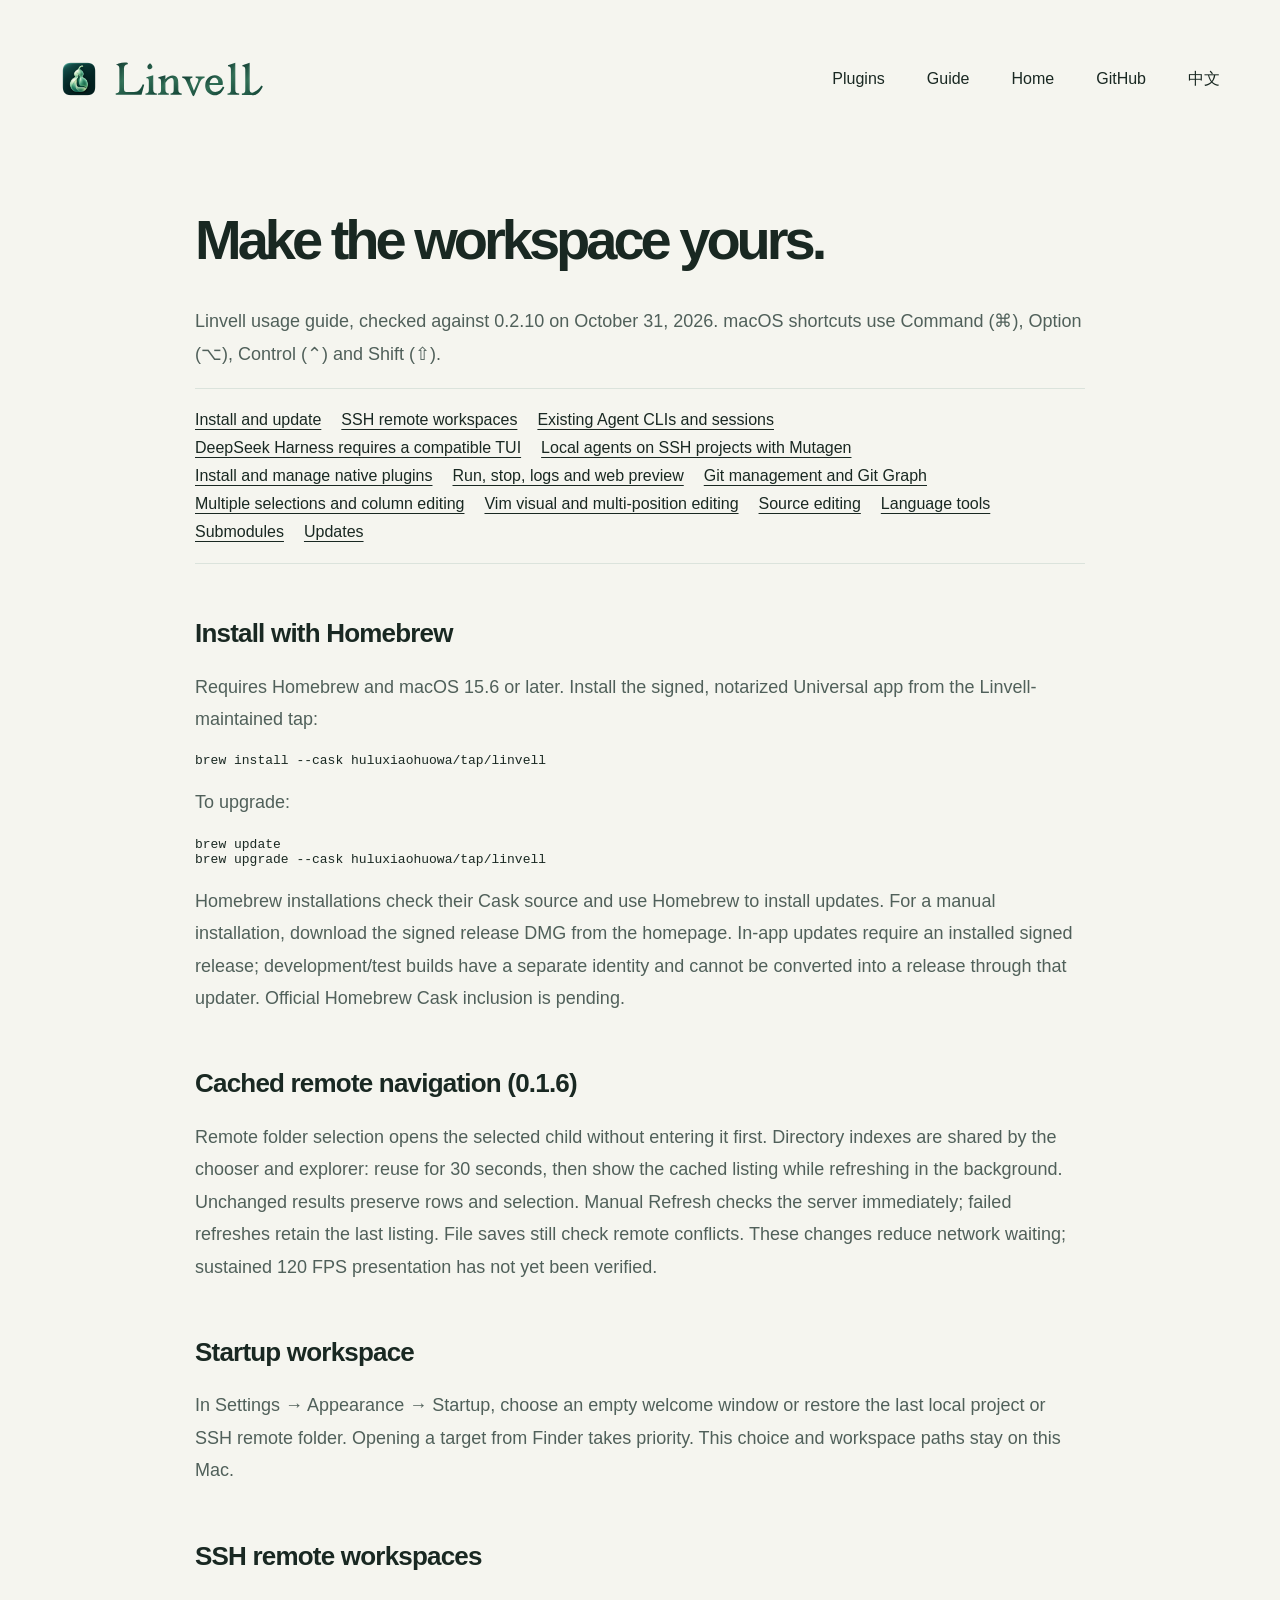
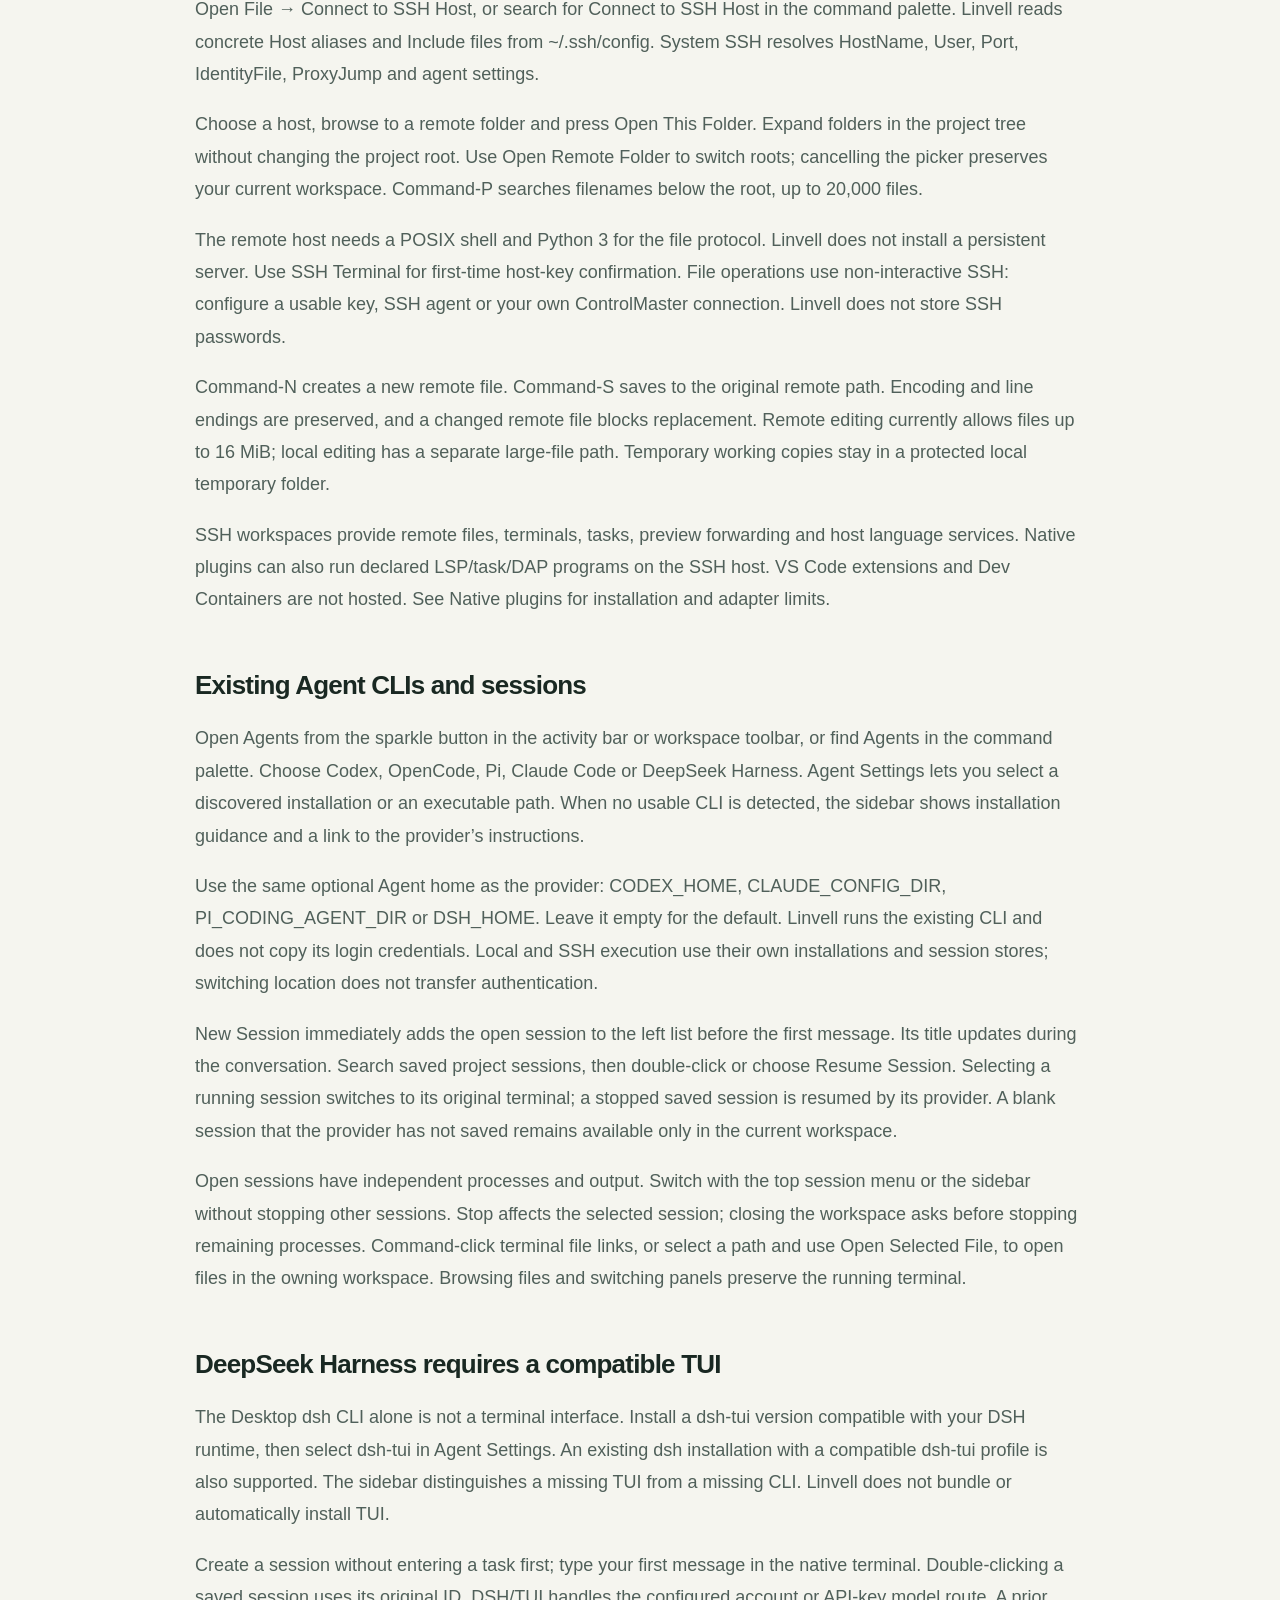
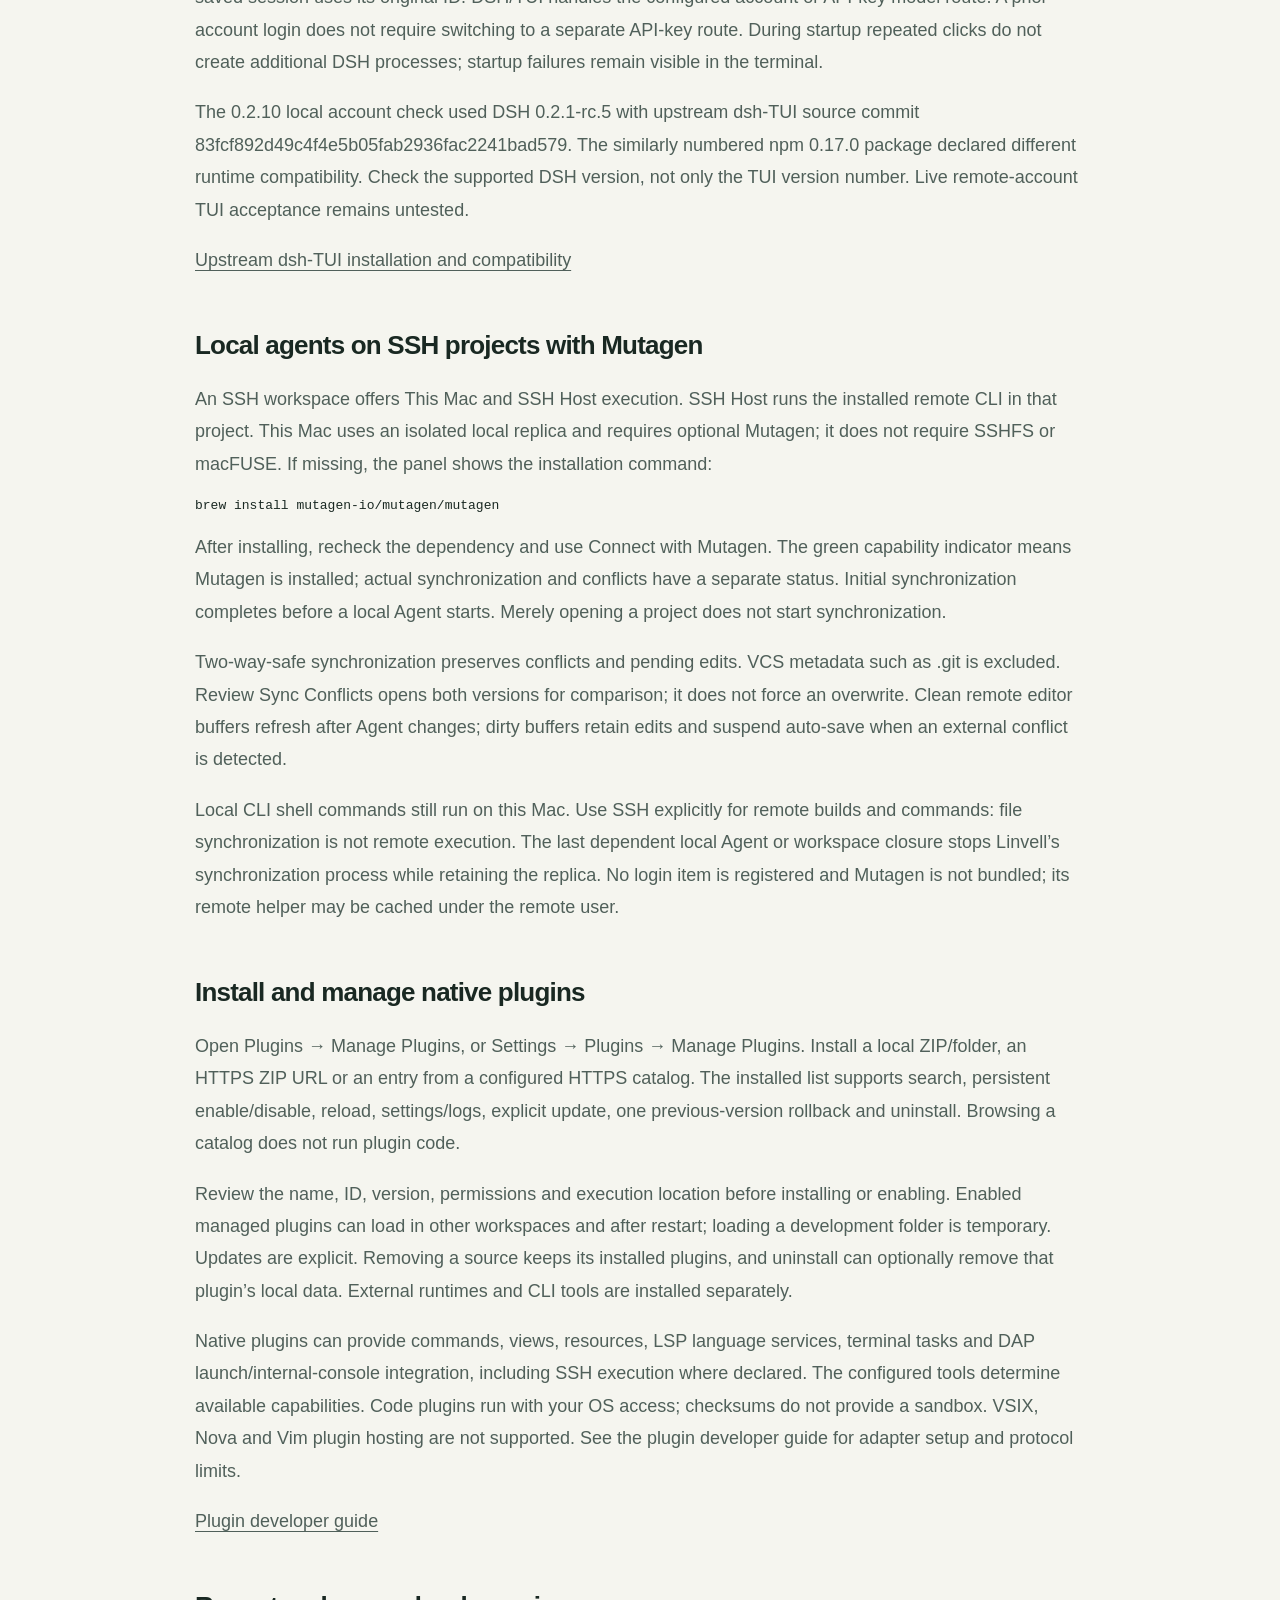
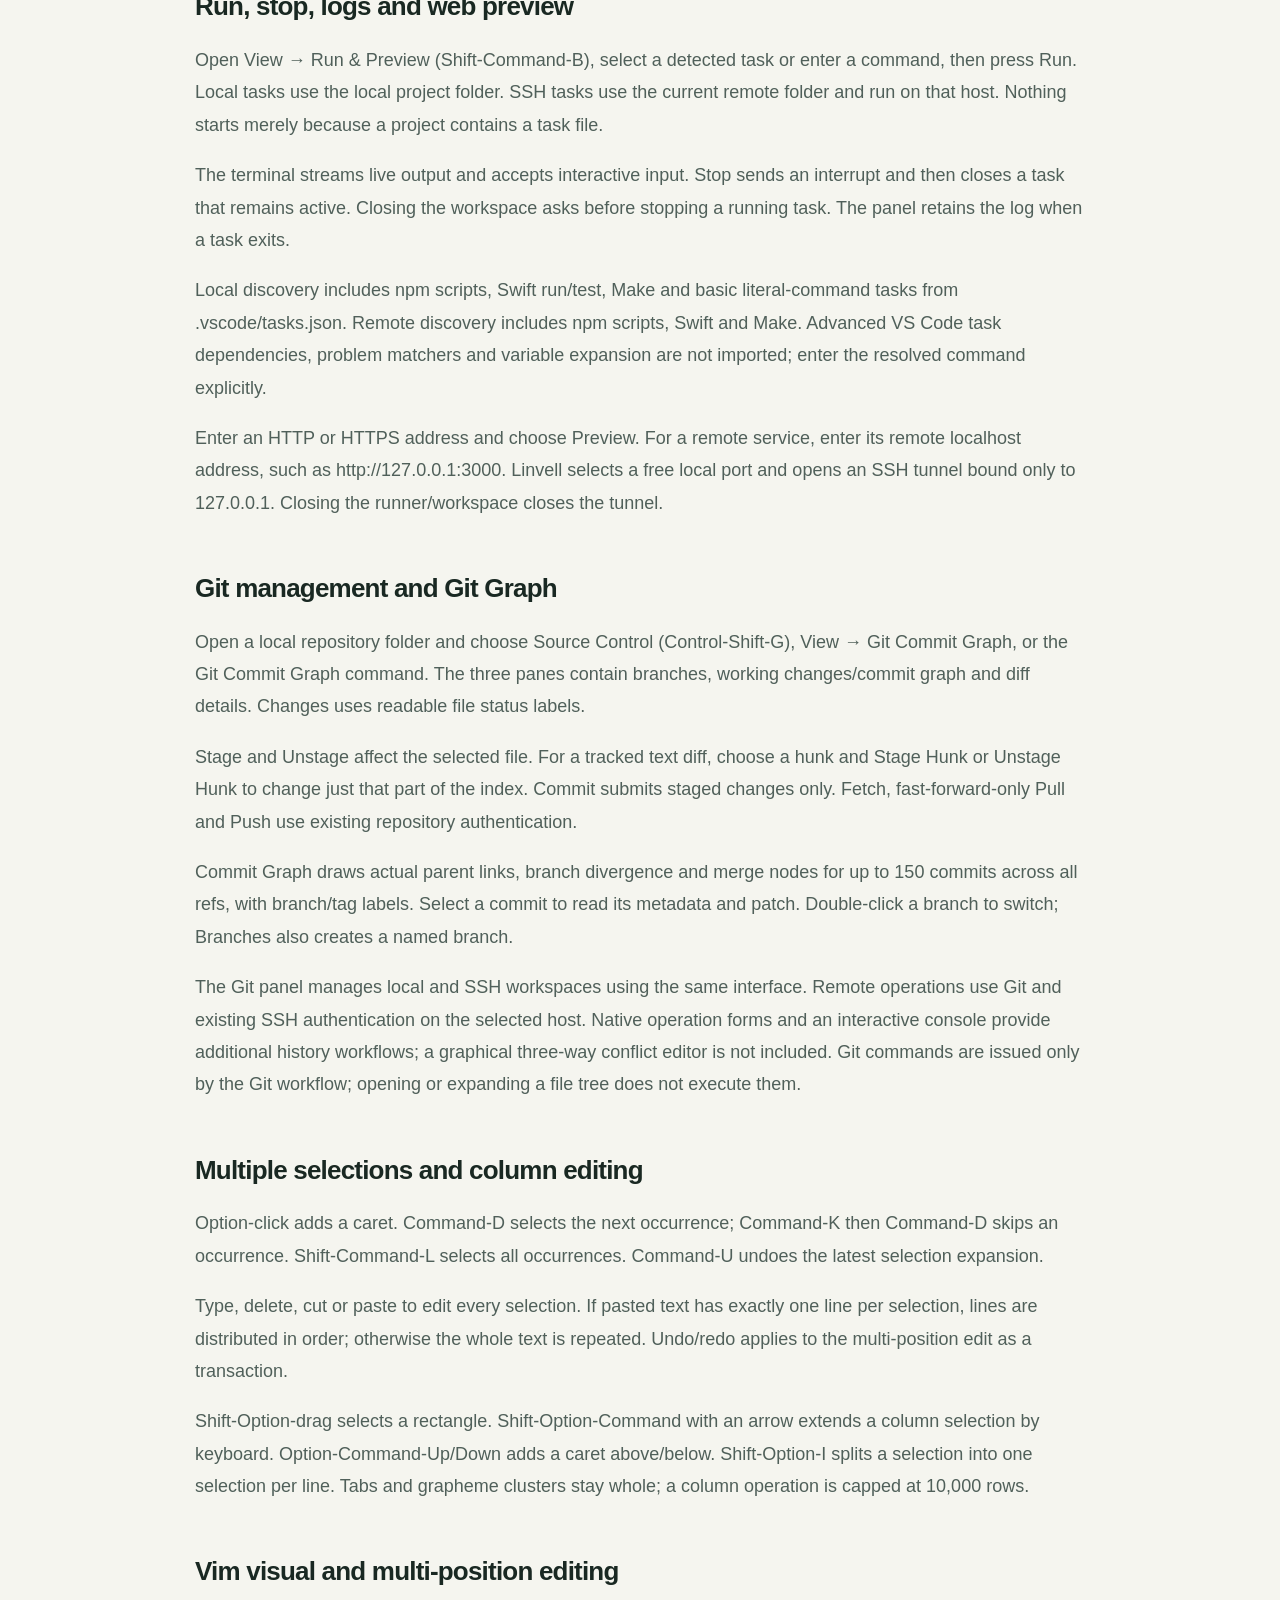
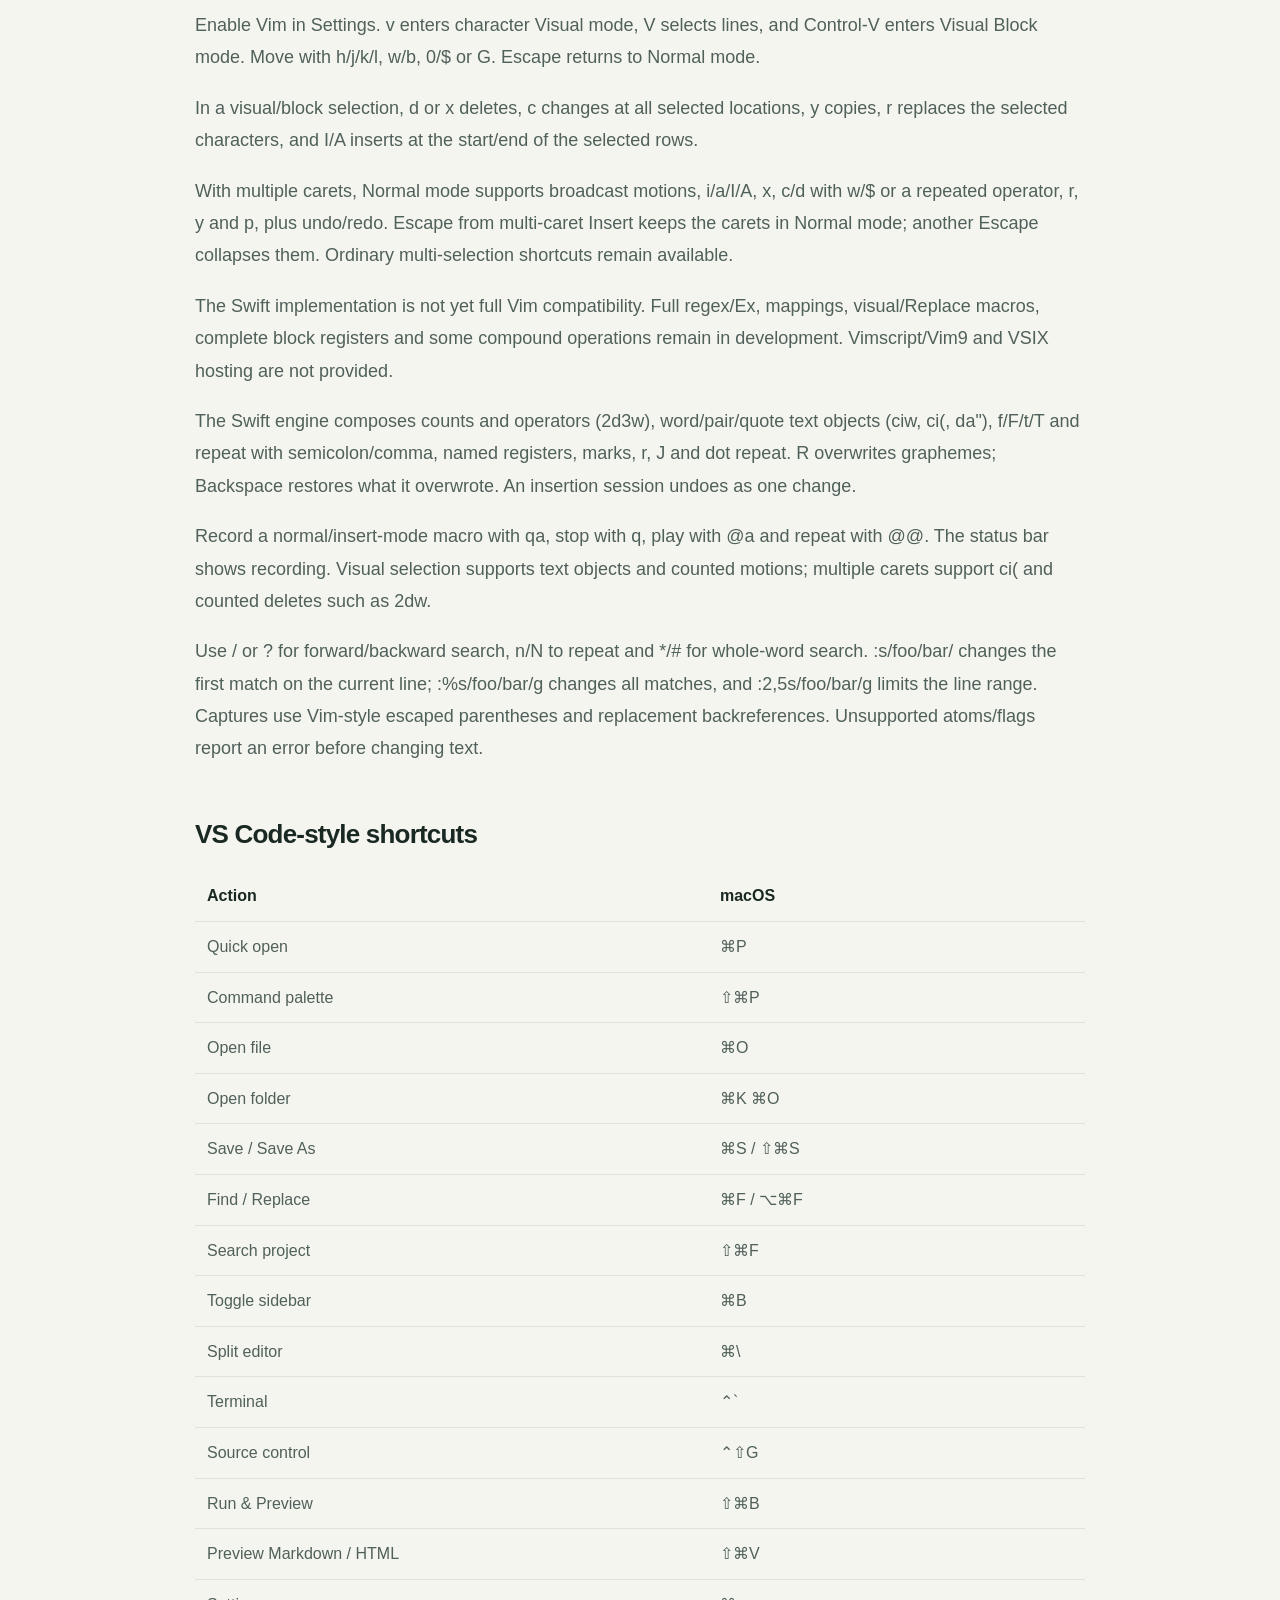
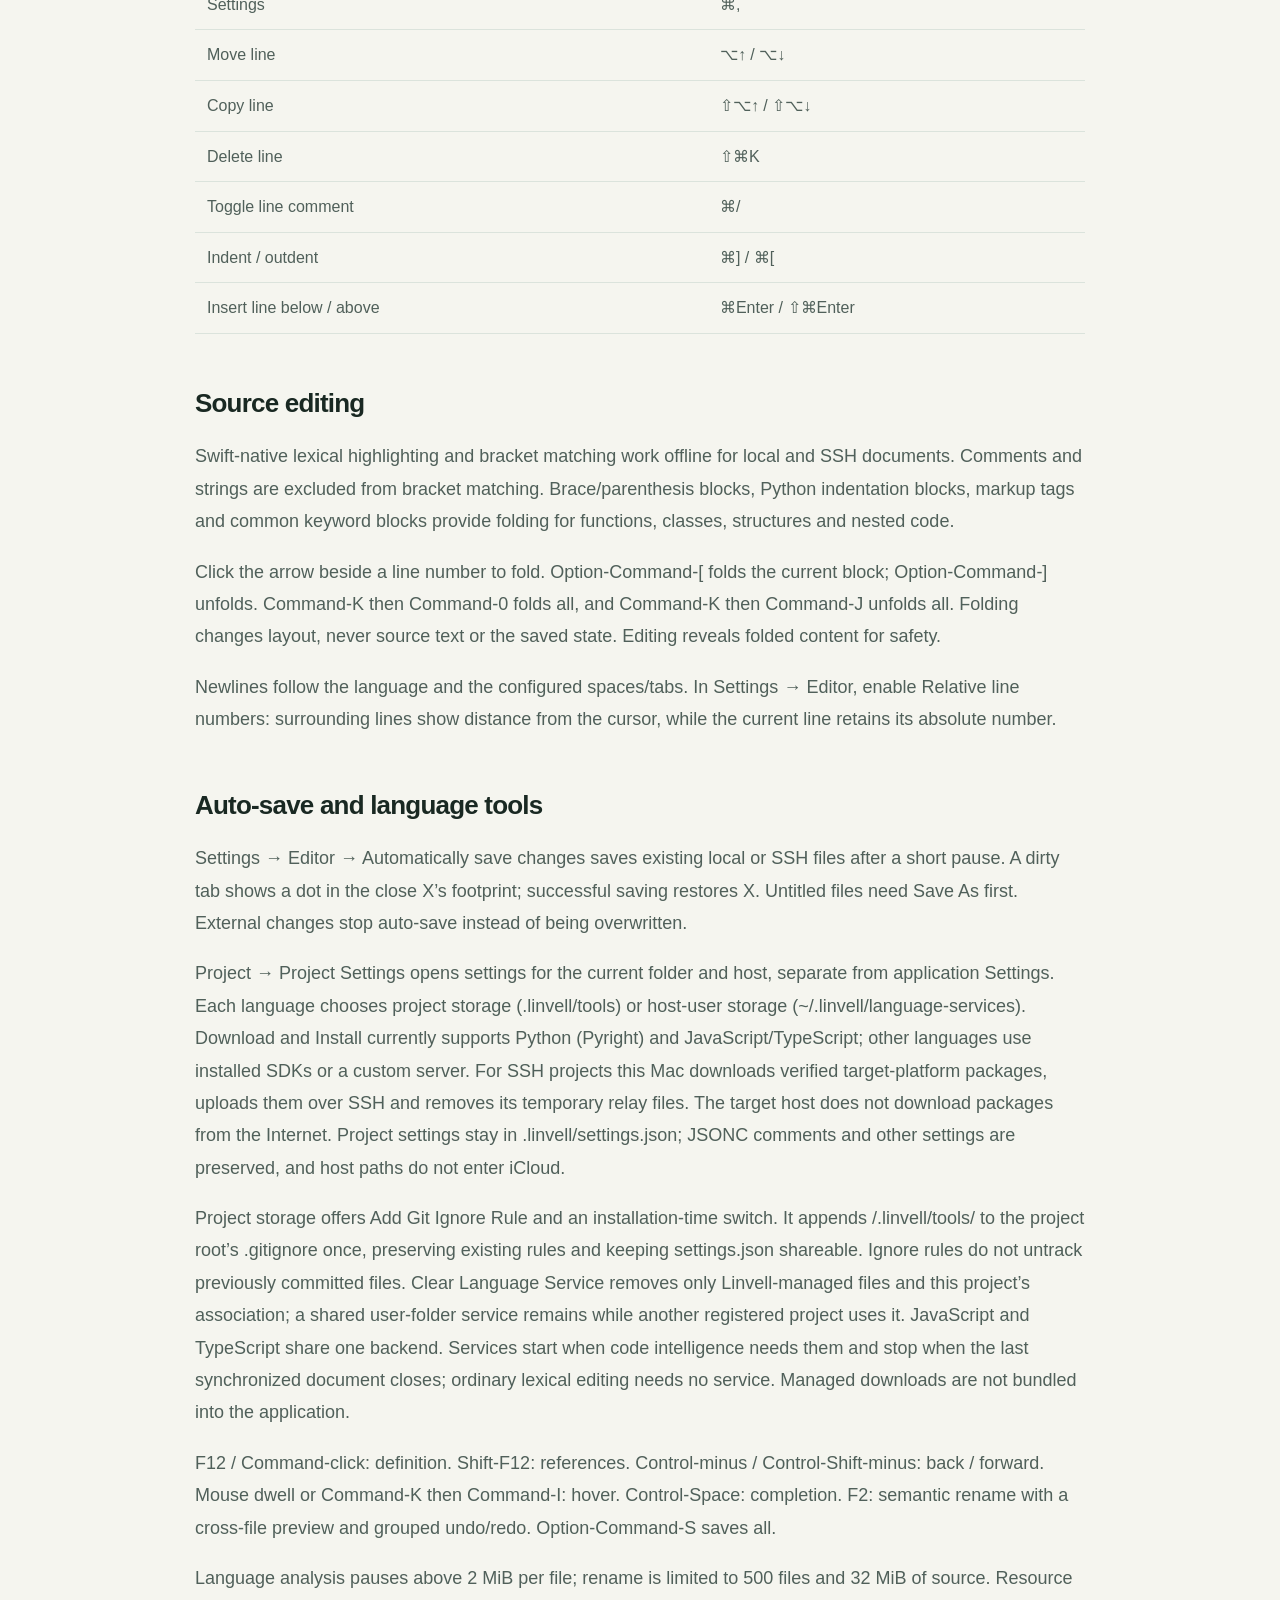
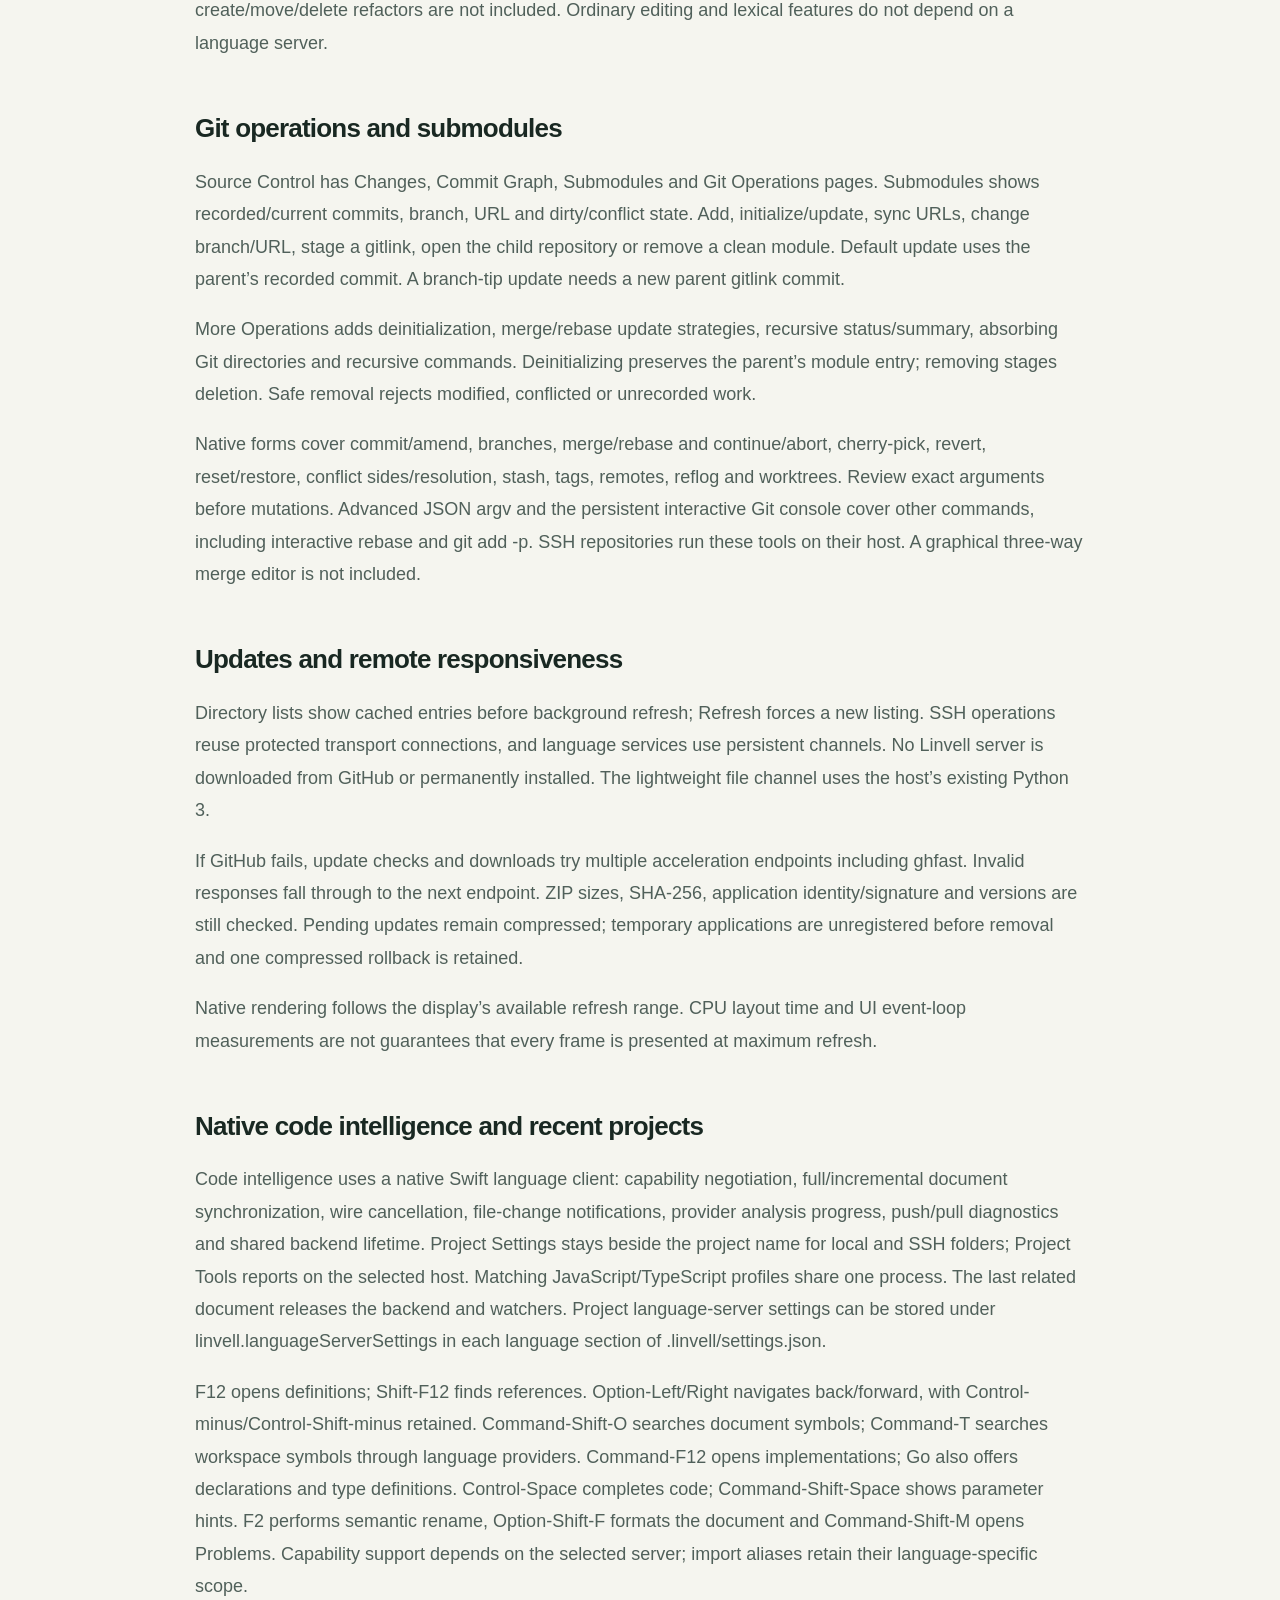
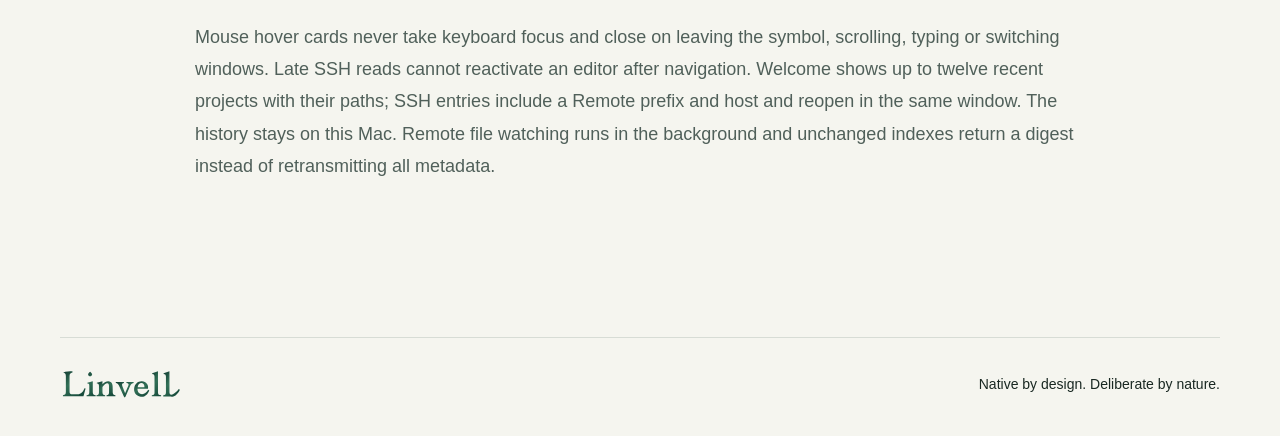
<file: guide.html>
<!doctype html><html lang="en"><head><meta charset="utf-8"><meta name="viewport" content="width=device-width,initial-scale=1"><title>Guide — Linvell</title><meta name="description" content="Linvell 0.2.10 guide: Agent CLIs, DSH TUI, Mutagen, native plugins, SSH workspaces, code intelligence and Git."><meta name="theme-color" content="#f5f5ef"><link rel="icon" href="assets/icon.png"><link rel="stylesheet" href="style.css"><script src="release.js" defer></script><script src="site.js" defer></script></head><body>
<a class="skip" href="#main">Skip to content</a><header class="site-header"><a class="brand" href="/"><img src="assets/icon.png" width="38" height="38" alt=""><img class="wordmark" src="assets/wordmark.svg" width="156" height="46" alt="Linvell"></a><nav aria-label="Main navigation"><a href="plugins.html" data-en="Plugins" data-zh="插件开发">Plugins</a><a href="guide.html" data-en="Guide" data-zh="使用指南">Guide</a><a href="/" data-en="Home" data-zh="首页">Home</a><a href="https://github.com/huluxiaohuowa/Linvell">GitHub</a><button id="language" type="button" aria-label="切换至中文">中文</button></nav></header>
<main id="main" class="document guide"><h1 data-en="Make the workspace yours." data-zh="让工作区顺手起来。">Make the workspace yours.</h1><p data-en="Linvell usage guide, checked against 0.2.10 on October 31, 2026. macOS shortcuts use Command (⌘), Option (⌥), Control (⌃) and Shift (⇧)." data-zh="Linvell 使用指南，已按 0.2.10 于 2026 年 10 月 31 日核对。快捷键符号分别为 Command（⌘）、Option（⌥）、Control（⌃）和 Shift（⇧）。">Linvell usage guide, checked against 0.2.10 on October 31, 2026. macOS shortcuts use Command (⌘), Option (⌥), Control (⌃) and Shift (⇧).</p><nav class="guide-toc" aria-label="Guide contents"><a data-en="Install and update" data-zh="安装与更新" href="#install">Install and update</a><a href="#ssh" data-en="SSH remote workspaces" data-zh="SSH 远程工作区">SSH remote workspaces</a><a href="#agents" data-en="Existing Agent CLIs and sessions" data-zh="已有 Agent CLI 与会话">Existing Agent CLIs and sessions</a><a href="#dsh-tui" data-en="DeepSeek Harness requires a compatible TUI" data-zh="DeepSeek Harness 需要兼容 TUI">DeepSeek Harness requires a compatible TUI</a><a href="#agent-sync" data-en="Local agents on SSH projects with Mutagen" data-zh="通过 Mutagen 在本机使用 Agent 修改 SSH 项目">Local agents on SSH projects with Mutagen</a><a href="#plugin-manager" data-en="Install and manage native plugins" data-zh="安装与管理原生插件">Install and manage native plugins</a><a href="#run" data-en="Run, stop, logs and web preview" data-zh="运行、停止、日志与网页预览">Run, stop, logs and web preview</a><a href="#git" data-en="Git management and Git Graph" data-zh="Git 管理与 Git Graph">Git management and Git Graph</a><a href="#selection" data-en="Multiple selections and column editing" data-zh="多选、多替换与列编辑">Multiple selections and column editing</a><a href="#vim" data-en="Vim visual and multi-position editing" data-zh="Vim 可视与多位置编辑">Vim visual and multi-position editing</a><a href="#source-editing" data-en="Source editing" data-zh="源码编辑">Source editing</a><a href="#language-tools" data-en="Language tools" data-zh="语言工具">Language tools</a><a href="#submodules" data-en="Submodules" data-zh="子模块">Submodules</a><a href="#update-network" data-en="Updates" data-zh="更新与加速">Updates</a></nav><section id="install"><h2 data-en="Install with Homebrew" data-zh="通过 Homebrew 安装与更新">Install with Homebrew</h2><p data-en="Requires Homebrew and macOS 15.6 or later. Install the signed, notarized Universal app from the Linvell-maintained tap:" data-zh="需要先安装 Homebrew，支持 macOS 15.6 及以上。通过 Linvell 自建 tap 安装已签名、公证的 Universal 应用：">Requires Homebrew and macOS 15.6 or later. Install the signed, notarized Universal app from the Linvell-maintained tap:</p><pre><code>brew install --cask huluxiaohuowa/tap/linvell</code></pre><p data-en="To upgrade:" data-zh="升级已安装的版本：">To upgrade:</p><pre><code>brew update
brew upgrade --cask huluxiaohuowa/tap/linvell</code></pre><p data-en="Homebrew installations check their Cask source and use Homebrew to install updates. For a manual installation, download the signed release DMG from the homepage. In-app updates require an installed signed release; development/test builds have a separate identity and cannot be converted into a release through that updater. Official Homebrew Cask inclusion is pending." data-zh="Homebrew 安装检查所属 Cask 源，并通过 Homebrew 更新。手动安装请从首页下载已签名的正式版 DMG。应用内更新适用于已安装的签名正式版；开发／测试版使用独立身份，不能通过该更新器转换为正式版。官方 Homebrew Cask 收录尚在等待中。">Homebrew installations check their Cask source and use Homebrew to install updates. For a manual installation, download the signed release DMG from the homepage. In-app updates require an installed signed release; development/test builds have a separate identity and cannot be converted into a release through that updater. Official Homebrew Cask inclusion is pending.</p></section><section id="refresh"><h2 data-en="Cached remote navigation (0.1.6)" data-zh="远程目录缓存（0.1.6）">Cached remote navigation (0.1.6)</h2><p data-en="Remote folder selection opens the selected child without entering it first. Directory indexes are shared by the chooser and explorer: reuse for 30 seconds, then show the cached listing while refreshing in the background. Unchanged results preserve rows and selection. Manual Refresh checks the server immediately; failed refreshes retain the last listing. File saves still check remote conflicts. These changes reduce network waiting; sustained 120 FPS presentation has not yet been verified." data-zh="远程文件夹选择器会打开选中的子目录，无需先进入。选择器与文件树共享目录索引：30 秒内直接复用，过期后先显示缓存并后台刷新。结果未变化时保留列表与选择。手动刷新立即访问远端，刷新失败保留旧列表；文件保存仍检查远端冲突。这些改动减少网络等待，尚未验证所有界面持续达到 120 FPS。">Remote folder selection opens the selected child without entering it first. Directory indexes are shared by the chooser and explorer: reuse for 30 seconds, then show the cached listing while refreshing in the background. Unchanged results preserve rows and selection. Manual Refresh checks the server immediately; failed refreshes retain the last listing. File saves still check remote conflicts. These changes reduce network waiting; sustained 120 FPS presentation has not yet been verified.</p></section><section id="startup"><h2 data-en="Startup workspace" data-zh="启动工作区">Startup workspace</h2><p data-en="In Settings → Appearance → Startup, choose an empty welcome window or restore the last local project or SSH remote folder. Opening a target from Finder takes priority. This choice and workspace paths stay on this Mac." data-zh="在设置 → 外观 → 启动中，选择空白欢迎窗口或恢复上次的本地项目／SSH 远程文件夹。从 Finder 指定打开的目标优先处理。此选择与工作区路径仅保存在本机。">In Settings → Appearance → Startup, choose an empty welcome window or restore the last local project or SSH remote folder. Opening a target from Finder takes priority. This choice and workspace paths stay on this Mac.</p></section><section id="ssh"><h2 data-en="SSH remote workspaces" data-zh="SSH 远程工作区">SSH remote workspaces</h2><p data-en="Open File → Connect to SSH Host, or search for Connect to SSH Host in the command palette. Linvell reads concrete Host aliases and Include files from ~/.ssh/config. System SSH resolves HostName, User, Port, IdentityFile, ProxyJump and agent settings." data-zh="从“文件 → 连接 SSH 主机”，或在命令面板搜索“连接 SSH 主机”。Linvell 默认读取 ~/.ssh/config 的具体 Host 别名及 Include 文件；HostName、User、Port、IdentityFile、ProxyJump 和代理等由系统 SSH 解析。">Open File → Connect to SSH Host, or search for Connect to SSH Host in the command palette. Linvell reads concrete Host aliases and Include files from ~/.ssh/config. System SSH resolves HostName, User, Port, IdentityFile, ProxyJump and agent settings.</p><p data-en="Choose a host, browse to a remote folder and press Open This Folder. Expand folders in the project tree without changing the project root. Use Open Remote Folder to switch roots; cancelling the picker preserves your current workspace. Command-P searches filenames below the root, up to 20,000 files." data-zh="选择主机后，在远程文件夹选择器中浏览并点击“打开此文件夹”。项目树可展开多级文件夹，不会改变项目根目录；通过“打开远程文件夹”切换根目录。取消选择会保留当前工作区。⌘P 搜索根目录下的文件名，最多索引 20,000 个文件。">Choose a host, browse to a remote folder and press Open This Folder. Expand folders in the project tree without changing the project root. Use Open Remote Folder to switch roots; cancelling the picker preserves your current workspace. Command-P searches filenames below the root, up to 20,000 files.</p><p data-en="The remote host needs a POSIX shell and Python 3 for the file protocol. Linvell does not install a persistent server. Use SSH Terminal for first-time host-key confirmation. File operations use non-interactive SSH: configure a usable key, SSH agent or your own ControlMaster connection. Linvell does not store SSH passwords." data-zh="远程文件协议需要主机提供 POSIX Shell 和 Python 3，Linvell 不安装常驻服务。首次主机密钥确认可在“SSH 终端”完成。文件通道使用非交互 SSH，需可用密钥、SSH Agent 或用户自己配置的 ControlMaster 连接；Linvell 不保存 SSH 密码。">The remote host needs a POSIX shell and Python 3 for the file protocol. Linvell does not install a persistent server. Use SSH Terminal for first-time host-key confirmation. File operations use non-interactive SSH: configure a usable key, SSH agent or your own ControlMaster connection. Linvell does not store SSH passwords.</p><p data-en="Command-N creates a new remote file. Command-S saves to the original remote path. Encoding and line endings are preserved, and a changed remote file blocks replacement. Remote editing currently allows files up to 16 MiB; local editing has a separate large-file path. Temporary working copies stay in a protected local temporary folder." data-zh="⌘N 新建远程文件，⌘S 保存回原远程路径，保留编码与换行格式。远端文件在读取后发生改动时会阻止覆盖。远程编辑目前支持单文件最大 16 MiB；本地大文件编辑不受此远程限制。临时工作副本保存在受权限保护的本机临时目录。">Command-N creates a new remote file. Command-S saves to the original remote path. Encoding and line endings are preserved, and a changed remote file blocks replacement. Remote editing currently allows files up to 16 MiB; local editing has a separate large-file path. Temporary working copies stay in a protected local temporary folder.</p><p data-en="SSH workspaces provide remote files, terminals, tasks, preview forwarding and host language services. Native plugins can also run declared LSP/task/DAP programs on the SSH host. VS Code extensions and Dev Containers are not hosted. See Native plugins for installation and adapter limits." data-zh="SSH 工作区提供远程文件、终端、任务、预览转发和主机语言服务。原生插件也可在 SSH 主机运行声明的 LSP／任务／DAP 程序。不提供 VS Code 扩展或 Dev Containers 宿主；安装与适配器边界见原生插件章节。">SSH workspaces provide remote files, terminals, tasks, preview forwarding and host language services. Native plugins can also run declared LSP/task/DAP programs on the SSH host. VS Code extensions and Dev Containers are not hosted. See Native plugins for installation and adapter limits.</p></section><section id="agents"><h2 data-en="Existing Agent CLIs and sessions" data-zh="已有 Agent CLI 与会话">Existing Agent CLIs and sessions</h2><p data-en="Open Agents from the sparkle button in the activity bar or workspace toolbar, or find Agents in the command palette. Choose Codex, OpenCode, Pi, Claude Code or DeepSeek Harness. Agent Settings lets you select a discovered installation or an executable path. When no usable CLI is detected, the sidebar shows installation guidance and a link to the provider’s instructions." data-zh="点击活动栏或工作区工具栏的星光按钮打开 Agents，也可在命令面板搜索 Agents。选择 Codex、OpenCode、Pi、Claude Code 或 DeepSeek Harness。在 Agent 设置中选择已识别的安装或可执行文件路径；未检测到可用 CLI 时，侧栏直接显示安装提示和对应安装指南。">Open Agents from the sparkle button in the activity bar or workspace toolbar, or find Agents in the command palette. Choose Codex, OpenCode, Pi, Claude Code or DeepSeek Harness. Agent Settings lets you select a discovered installation or an executable path. When no usable CLI is detected, the sidebar shows installation guidance and a link to the provider’s instructions.</p><p data-en="Use the same optional Agent home as the provider: CODEX_HOME, CLAUDE_CONFIG_DIR, PI_CODING_AGENT_DIR or DSH_HOME. Leave it empty for the default. Linvell runs the existing CLI and does not copy its login credentials. Local and SSH execution use their own installations and session stores; switching location does not transfer authentication." data-zh="可选 Agent 主目录应与服务商现有配置一致，分别对应 CODEX_HOME、CLAUDE_CONFIG_DIR、PI_CODING_AGENT_DIR 或 DSH_HOME；留空使用默认配置。Linvell 运行已有 CLI，不复制登录凭据。本机和 SSH 执行分别使用各自的安装与会话存储，切换位置不会迁移认证。">Use the same optional Agent home as the provider: CODEX_HOME, CLAUDE_CONFIG_DIR, PI_CODING_AGENT_DIR or DSH_HOME. Leave it empty for the default. Linvell runs the existing CLI and does not copy its login credentials. Local and SSH execution use their own installations and session stores; switching location does not transfer authentication.</p><p data-en="New Session immediately adds the open session to the left list before the first message. Its title updates during the conversation. Search saved project sessions, then double-click or choose Resume Session. Selecting a running session switches to its original terminal; a stopped saved session is resumed by its provider. A blank session that the provider has not saved remains available only in the current workspace." data-zh="点击新建会话后，尚未发送消息的会话也会立即进入左侧列表，对话中标题随之更新。可搜索已保存的项目会话，双击或点击继续会话。选择运行中的会话会切回原终端；停止后的已保存会话由服务商恢复。服务商尚未保存的空白会话只在当前工作区保留。">New Session immediately adds the open session to the left list before the first message. Its title updates during the conversation. Search saved project sessions, then double-click or choose Resume Session. Selecting a running session switches to its original terminal; a stopped saved session is resumed by its provider. A blank session that the provider has not saved remains available only in the current workspace.</p><p data-en="Open sessions have independent processes and output. Switch with the top session menu or the sidebar without stopping other sessions. Stop affects the selected session; closing the workspace asks before stopping remaining processes. Command-click terminal file links, or select a path and use Open Selected File, to open files in the owning workspace. Browsing files and switching panels preserve the running terminal." data-zh="各会话有独立进程与输出。通过顶部会话菜单或侧栏切换，不会停止其他会话。停止只作用于当前会话；关闭工作区时会询问是否停止剩余进程。按住 Command 点击终端文件链接，或选中路径后点击打开选中文件，在所属工作区打开文件。浏览文件和切换面板保留运行中的终端。">Open sessions have independent processes and output. Switch with the top session menu or the sidebar without stopping other sessions. Stop affects the selected session; closing the workspace asks before stopping remaining processes. Command-click terminal file links, or select a path and use Open Selected File, to open files in the owning workspace. Browsing files and switching panels preserve the running terminal.</p></section><section id="dsh-tui"><h2 data-en="DeepSeek Harness requires a compatible TUI" data-zh="DeepSeek Harness 需要兼容 TUI">DeepSeek Harness requires a compatible TUI</h2><p data-en="The Desktop dsh CLI alone is not a terminal interface. Install a dsh-tui version compatible with your DSH runtime, then select dsh-tui in Agent Settings. An existing dsh installation with a compatible dsh-tui profile is also supported. The sidebar distinguishes a missing TUI from a missing CLI. Linvell does not bundle or automatically install TUI." data-zh="Desktop 自带的 dsh CLI 本身不等于终端界面。请安装与 DSH 运行时兼容的 dsh-tui，再在 Agent 设置中选择 dsh-tui；也支持带兼容 dsh-tui profile 的已有 dsh 安装。侧栏会区分缺少 TUI 与缺少 CLI。Linvell 不捆绑或自动安装 TUI。">The Desktop dsh CLI alone is not a terminal interface. Install a dsh-tui version compatible with your DSH runtime, then select dsh-tui in Agent Settings. An existing dsh installation with a compatible dsh-tui profile is also supported. The sidebar distinguishes a missing TUI from a missing CLI. Linvell does not bundle or automatically install TUI.</p><p data-en="Create a session without entering a task first; type your first message in the native terminal. Double-clicking a saved session uses its original ID. DSH/TUI handles the configured account or API-key model route. A prior account login does not require switching to a separate API-key route. During startup repeated clicks do not create additional DSH processes; startup failures remain visible in the terminal." data-zh="无需预填任务即可新建会话，再在原生终端中输入第一条消息。双击已保存会话使用原始 ID 恢复。账号或 API key 模型路由由 DSH／TUI 的已有配置管理；已有账号登录不意味着必须改用单独的 API key 路由。启动期间重复点击不会创建额外 DSH 进程，失败时保留终端中的错误。">Create a session without entering a task first; type your first message in the native terminal. Double-clicking a saved session uses its original ID. DSH/TUI handles the configured account or API-key model route. A prior account login does not require switching to a separate API-key route. During startup repeated clicks do not create additional DSH processes; startup failures remain visible in the terminal.</p><p data-en="The 0.2.10 local account check used DSH 0.2.1-rc.5 with upstream dsh-TUI source commit 83fcf892d49c4f4e5b05fab2936fac2241bad579. The similarly numbered npm 0.17.0 package declared different runtime compatibility. Check the supported DSH version, not only the TUI version number. Live remote-account TUI acceptance remains untested." data-zh="0.2.10 本机账号验收使用 DSH 0.2.1-rc.5 和上游 dsh-TUI 源码提交 83fcf892d49c4f4e5b05fab2936fac2241bad579。同名 npm 0.17.0 发布包的运行时兼容声明不同，应核对支持的 DSH 版本，不能只看 TUI 版本号。远程真实账号 TUI 尚未验收。">The 0.2.10 local account check used DSH 0.2.1-rc.5 with upstream dsh-TUI source commit 83fcf892d49c4f4e5b05fab2936fac2241bad579. The similarly numbered npm 0.17.0 package declared different runtime compatibility. Check the supported DSH version, not only the TUI version number. Live remote-account TUI acceptance remains untested.</p><p><a href="https://github.com/ccch1mneyyy/dsh-TUI#readme" data-en="Upstream dsh-TUI installation and compatibility" data-zh="上游 dsh-TUI 安装与兼容说明">Upstream dsh-TUI installation and compatibility</a></p></section><section id="agent-sync"><h2 data-en="Local agents on SSH projects with Mutagen" data-zh="通过 Mutagen 在本机使用 Agent 修改 SSH 项目">Local agents on SSH projects with Mutagen</h2><p data-en="An SSH workspace offers This Mac and SSH Host execution. SSH Host runs the installed remote CLI in that project. This Mac uses an isolated local replica and requires optional Mutagen; it does not require SSHFS or macFUSE. If missing, the panel shows the installation command:" data-zh="SSH 工作区可选择本机或 SSH 主机执行。SSH 主机在该项目目录运行远端已安装的 CLI；本机使用隔离的本地副本，需要可选 Mutagen，不需要 SSHFS 或 macFUSE。未安装时面板显示安装命令：">An SSH workspace offers This Mac and SSH Host execution. SSH Host runs the installed remote CLI in that project. This Mac uses an isolated local replica and requires optional Mutagen; it does not require SSHFS or macFUSE. If missing, the panel shows the installation command:</p><pre><code>brew install mutagen-io/mutagen/mutagen</code></pre><p data-en="After installing, recheck the dependency and use Connect with Mutagen. The green capability indicator means Mutagen is installed; actual synchronization and conflicts have a separate status. Initial synchronization completes before a local Agent starts. Merely opening a project does not start synchronization." data-zh="安装后重新检测并点击使用 Mutagen 连接。绿色能力提示代表 Mutagen 已安装，实际同步和冲突另有状态。首次同步完成后才启动本机 Agent；仅打开项目不会启动同步。">After installing, recheck the dependency and use Connect with Mutagen. The green capability indicator means Mutagen is installed; actual synchronization and conflicts have a separate status. Initial synchronization completes before a local Agent starts. Merely opening a project does not start synchronization.</p><p data-en="Two-way-safe synchronization preserves conflicts and pending edits. VCS metadata such as .git is excluded. Review Sync Conflicts opens both versions for comparison; it does not force an overwrite. Clean remote editor buffers refresh after Agent changes; dirty buffers retain edits and suspend auto-save when an external conflict is detected." data-zh="双向安全同步保留冲突与待写回内容，排除 .git 等版本控制元数据。查看同步冲突会打开两端版本供比较，不强制覆盖。Agent 修改后，干净的远程编辑缓冲区自动刷新；检测到外部冲突时，脏缓冲区保留编辑并暂停自动保存。">Two-way-safe synchronization preserves conflicts and pending edits. VCS metadata such as .git is excluded. Review Sync Conflicts opens both versions for comparison; it does not force an overwrite. Clean remote editor buffers refresh after Agent changes; dirty buffers retain edits and suspend auto-save when an external conflict is detected.</p><p data-en="Local CLI shell commands still run on this Mac. Use SSH explicitly for remote builds and commands: file synchronization is not remote execution. The last dependent local Agent or workspace closure stops Linvell’s synchronization process while retaining the replica. No login item is registered and Mutagen is not bundled; its remote helper may be cached under the remote user." data-zh="本机 CLI 的 shell 命令仍在这台 Mac 执行。远程构建和命令必须明确使用 SSH；文件同步不等于远程执行。最后一个依赖同步的本机 Agent 结束或关闭工作区后，停止 Linvell 的同步进程并保留副本。不注册登录启动项，也不捆绑 Mutagen；远端用户目录可能缓存同步辅助程序。">Local CLI shell commands still run on this Mac. Use SSH explicitly for remote builds and commands: file synchronization is not remote execution. The last dependent local Agent or workspace closure stops Linvell’s synchronization process while retaining the replica. No login item is registered and Mutagen is not bundled; its remote helper may be cached under the remote user.</p></section><section id="plugin-manager"><h2 data-en="Install and manage native plugins" data-zh="安装与管理原生插件">Install and manage native plugins</h2><p data-en="Open Plugins → Manage Plugins, or Settings → Plugins → Manage Plugins. Install a local ZIP/folder, an HTTPS ZIP URL or an entry from a configured HTTPS catalog. The installed list supports search, persistent enable/disable, reload, settings/logs, explicit update, one previous-version rollback and uninstall. Browsing a catalog does not run plugin code." data-zh="打开 Plugins → Manage Plugins，或设置 → 插件 → 管理插件。可安装本地 ZIP／目录、HTTPS ZIP URL，或配置的 HTTPS 目录源中的条目。已安装列表支持搜索、持久启停、重新加载、设置／日志、显式更新、保留一个上一版本的回滚及卸载。浏览目录源不会运行插件代码。">Open Plugins → Manage Plugins, or Settings → Plugins → Manage Plugins. Install a local ZIP/folder, an HTTPS ZIP URL or an entry from a configured HTTPS catalog. The installed list supports search, persistent enable/disable, reload, settings/logs, explicit update, one previous-version rollback and uninstall. Browsing a catalog does not run plugin code.</p><p data-en="Review the name, ID, version, permissions and execution location before installing or enabling. Enabled managed plugins can load in other workspaces and after restart; loading a development folder is temporary. Updates are explicit. Removing a source keeps its installed plugins, and uninstall can optionally remove that plugin’s local data. External runtimes and CLI tools are installed separately." data-zh="安装或启用前核对名称、ID、版本、权限和执行位置。已启用的托管插件可在其他工作区及重启后加载，开发目录加载只临时生效。更新需要显式操作。移除目录源不会卸载其插件，卸载可选择删除该插件的本地数据。外部运行时和 CLI 工具需另行安装。">Review the name, ID, version, permissions and execution location before installing or enabling. Enabled managed plugins can load in other workspaces and after restart; loading a development folder is temporary. Updates are explicit. Removing a source keeps its installed plugins, and uninstall can optionally remove that plugin’s local data. External runtimes and CLI tools are installed separately.</p><p data-en="Native plugins can provide commands, views, resources, LSP language services, terminal tasks and DAP launch/internal-console integration, including SSH execution where declared. The configured tools determine available capabilities. Code plugins run with your OS access; checksums do not provide a sandbox. VSIX, Nova and Vim plugin hosting are not supported. See the plugin developer guide for adapter setup and protocol limits." data-zh="原生插件可提供命令、视图、资源、LSP 语言服务、终端任务和 DAP launch／内部控制台接入，并可按声明在 SSH 主机执行。可用能力取决于配置的工具。代码插件以你的系统权限运行，校验值不构成沙箱。不兼容 VSIX、Nova 或 Vim 插件宿主。适配器设置与协议边界见插件开发指南。">Native plugins can provide commands, views, resources, LSP language services, terminal tasks and DAP launch/internal-console integration, including SSH execution where declared. The configured tools determine available capabilities. Code plugins run with your OS access; checksums do not provide a sandbox. VSIX, Nova and Vim plugin hosting are not supported. See the plugin developer guide for adapter setup and protocol limits.</p><p><a href="plugins.html" data-en="Plugin developer guide" data-zh="插件开发指南">Plugin developer guide</a></p></section><section id="run"><h2 data-en="Run, stop, logs and web preview" data-zh="运行、停止、日志与网页预览">Run, stop, logs and web preview</h2><p data-en="Open View → Run &amp; Preview (Shift-Command-B), select a detected task or enter a command, then press Run. Local tasks use the local project folder. SSH tasks use the current remote folder and run on that host. Nothing starts merely because a project contains a task file." data-zh="打开“视图 → 运行与预览”（⇧⌘B），选择检测到的任务或输入命令，再点“运行”。本地任务使用本地项目目录，SSH 任务在当前远程目录和远程主机中运行；不会仅因为项目存在任务文件就自动执行。">Open View → Run &amp; Preview (Shift-Command-B), select a detected task or enter a command, then press Run. Local tasks use the local project folder. SSH tasks use the current remote folder and run on that host. Nothing starts merely because a project contains a task file.</p><p data-en="The terminal streams live output and accepts interactive input. Stop sends an interrupt and then closes a task that remains active. Closing the workspace asks before stopping a running task. The panel retains the log when a task exits." data-zh="终端实时显示输出并接受交互输入。“停止”先发送中断，再关闭仍未退出的任务；关闭工作区前会询问是否停止运行中的任务。任务退出后面板保留日志。">The terminal streams live output and accepts interactive input. Stop sends an interrupt and then closes a task that remains active. Closing the workspace asks before stopping a running task. The panel retains the log when a task exits.</p><p data-en="Local discovery includes npm scripts, Swift run/test, Make and basic literal-command tasks from .vscode/tasks.json. Remote discovery includes npm scripts, Swift and Make. Advanced VS Code task dependencies, problem matchers and variable expansion are not imported; enter the resolved command explicitly." data-zh="本地可检测 npm 脚本、Swift 运行／测试、Make 及 .vscode/tasks.json 中基础的字面命令任务；远程可检测 npm 脚本、Swift 和 Make。VS Code 的高级任务依赖、问题匹配器和变量展开尚未导入，请直接输入展开后的命令。">Local discovery includes npm scripts, Swift run/test, Make and basic literal-command tasks from .vscode/tasks.json. Remote discovery includes npm scripts, Swift and Make. Advanced VS Code task dependencies, problem matchers and variable expansion are not imported; enter the resolved command explicitly.</p><p data-en="Enter an HTTP or HTTPS address and choose Preview. For a remote service, enter its remote localhost address, such as http://127.0.0.1:3000. Linvell selects a free local port and opens an SSH tunnel bound only to 127.0.0.1. Closing the runner/workspace closes the tunnel." data-zh="输入 HTTP 或 HTTPS 地址后点“预览”。远程服务请输入远端的 localhost 地址，例如 http://127.0.0.1:3000。Linvell 自动选择空闲本地端口，SSH 转发仅绑定 127.0.0.1；关闭运行器／工作区会关闭转发。">Enter an HTTP or HTTPS address and choose Preview. For a remote service, enter its remote localhost address, such as http://127.0.0.1:3000. Linvell selects a free local port and opens an SSH tunnel bound only to 127.0.0.1. Closing the runner/workspace closes the tunnel.</p></section><section id="git"><h2 data-en="Git management and Git Graph" data-zh="Git 管理与 Git Graph">Git management and Git Graph</h2><p data-en="Open a local repository folder and choose Source Control (Control-Shift-G), View → Git Commit Graph, or the Git Commit Graph command. The three panes contain branches, working changes/commit graph and diff details. Changes uses readable file status labels." data-zh="打开本地仓库文件夹，选择“源代码管理”（⌃⇧G）、“视图 → Git 提交图谱”或命令面板中的“Git 提交图谱”。三栏分别显示分支、改动／提交图谱和差异详情；改动列表以可读标签显示文件状态。">Open a local repository folder and choose Source Control (Control-Shift-G), View → Git Commit Graph, or the Git Commit Graph command. The three panes contain branches, working changes/commit graph and diff details. Changes uses readable file status labels.</p><p data-en="Stage and Unstage affect the selected file. For a tracked text diff, choose a hunk and Stage Hunk or Unstage Hunk to change just that part of the index. Commit submits staged changes only. Fetch, fast-forward-only Pull and Push use existing repository authentication." data-zh="“暂存／取消暂存”作用于选中文件。对于已跟踪文本文件的差异，可选择变更块并执行“暂存此块／取消暂存此块”，只改变暂存区中的这一部分；工作区文件保持原样。“提交”只提交已有暂存改动。“获取”、仅快进“拉取”和“推送”使用仓库已有认证。">Stage and Unstage affect the selected file. For a tracked text diff, choose a hunk and Stage Hunk or Unstage Hunk to change just that part of the index. Commit submits staged changes only. Fetch, fast-forward-only Pull and Push use existing repository authentication.</p><p data-en="Commit Graph draws actual parent links, branch divergence and merge nodes for up to 150 commits across all refs, with branch/tag labels. Select a commit to read its metadata and patch. Double-click a branch to switch; Branches also creates a named branch." data-zh="“提交图谱”根据真实父提交关系绘制所有引用范围内最多 150 条提交的分叉与合并节点，并显示分支／标签。选择提交可查看元数据及补丁；双击分支可切换，“分支”入口也可创建指定分支。">Commit Graph draws actual parent links, branch divergence and merge nodes for up to 150 commits across all refs, with branch/tag labels. Select a commit to read its metadata and patch. Double-click a branch to switch; Branches also creates a named branch.</p><p data-en="The Git panel manages local and SSH workspaces using the same interface. Remote operations use Git and existing SSH authentication on the selected host. Native operation forms and an interactive console provide additional history workflows; a graphical three-way conflict editor is not included. Git commands are issued only by the Git workflow; opening or expanding a file tree does not execute them." data-zh="Git 面板支持本地与 SSH 工作区，远程操作使用所选主机的 Git 和已有 SSH 认证；原生操作表单和交互控制台提供更多历史操作，不包含图形三方冲突编辑器。仅浏览文件树不会执行 Git；暂存、提交、推送等写操作由对应按钮触发。">The Git panel manages local and SSH workspaces using the same interface. Remote operations use Git and existing SSH authentication on the selected host. Native operation forms and an interactive console provide additional history workflows; a graphical three-way conflict editor is not included. Git commands are issued only by the Git workflow; opening or expanding a file tree does not execute them.</p></section><section id="selection"><h2 data-en="Multiple selections and column editing" data-zh="多选、多替换与列编辑">Multiple selections and column editing</h2><p data-en="Option-click adds a caret. Command-D selects the next occurrence; Command-K then Command-D skips an occurrence. Shift-Command-L selects all occurrences. Command-U undoes the latest selection expansion." data-zh="⌥单击追加光标；⌘D 选中下一个同词；先按 ⌘K 再按 ⌘D 跳过当前匹配；⇧⌘L 选中全部匹配；⌘U 撤销最近一次选区扩展。">Option-click adds a caret. Command-D selects the next occurrence; Command-K then Command-D skips an occurrence. Shift-Command-L selects all occurrences. Command-U undoes the latest selection expansion.</p><p data-en="Type, delete, cut or paste to edit every selection. If pasted text has exactly one line per selection, lines are distributed in order; otherwise the whole text is repeated. Undo/redo applies to the multi-position edit as a transaction." data-zh="输入、删除、剪切或粘贴会作用于全部选区。粘贴内容的行数恰好等于选区数时按顺序分配，否则每处插入完整内容；多位置修改作为事务支持撤销／重做。">Type, delete, cut or paste to edit every selection. If pasted text has exactly one line per selection, lines are distributed in order; otherwise the whole text is repeated. Undo/redo applies to the multi-position edit as a transaction.</p><p data-en="Shift-Option-drag selects a rectangle. Shift-Option-Command with an arrow extends a column selection by keyboard. Option-Command-Up/Down adds a caret above/below. Shift-Option-I splits a selection into one selection per line. Tabs and grapheme clusters stay whole; a column operation is capped at 10,000 rows." data-zh="⇧⌥拖动创建矩形选区；⇧⌥⌘加方向键用键盘扩展列选区；⌥⌘↑／↓ 在上／下方追加光标；⇧⌥I 将选区按行拆开。列选保持 Tab 和字素完整，单次最多 10,000 行。">Shift-Option-drag selects a rectangle. Shift-Option-Command with an arrow extends a column selection by keyboard. Option-Command-Up/Down adds a caret above/below. Shift-Option-I splits a selection into one selection per line. Tabs and grapheme clusters stay whole; a column operation is capped at 10,000 rows.</p></section><section id="vim"><h2 data-en="Vim visual and multi-position editing" data-zh="Vim 可视与多位置编辑">Vim visual and multi-position editing</h2><p data-en="Enable Vim in Settings. v enters character Visual mode, V selects lines, and Control-V enters Visual Block mode. Move with h/j/k/l, w/b, 0/$ or G. Escape returns to Normal mode." data-zh="在设置中启用 Vim。v 进入字符可视模式，V 进入可视行模式，⌃V 进入可视块模式；使用 h/j/k/l、w/b、0/$ 或 G 移动，Esc 回到普通模式。">Enable Vim in Settings. v enters character Visual mode, V selects lines, and Control-V enters Visual Block mode. Move with h/j/k/l, w/b, 0/$ or G. Escape returns to Normal mode.</p><p data-en="In a visual/block selection, d or x deletes, c changes at all selected locations, y copies, r replaces the selected characters, and I/A inserts at the start/end of the selected rows." data-zh="在可视／块选区中，d 或 x 删除，c 在选中位置修改，y 复制，r 替换所选字符，I／A 在所选行起点／终点进入插入。">In a visual/block selection, d or x deletes, c changes at all selected locations, y copies, r replaces the selected characters, and I/A inserts at the start/end of the selected rows.</p><p data-en="With multiple carets, Normal mode supports broadcast motions, i/a/I/A, x, c/d with w/$ or a repeated operator, r, y and p, plus undo/redo. Escape from multi-caret Insert keeps the carets in Normal mode; another Escape collapses them. Ordinary multi-selection shortcuts remain available." data-zh="已有多个光标时，普通模式支持广播移动、i/a/I/A、x、c/d 配合 w/$ 或重复操作符、r、y、p 及撤销／重做。多光标插入模式按一次 Esc 保留光标并回普通模式，再按一次 Esc 合并光标；普通多选快捷键仍然可用。">With multiple carets, Normal mode supports broadcast motions, i/a/I/A, x, c/d with w/$ or a repeated operator, r, y and p, plus undo/redo. Escape from multi-caret Insert keeps the carets in Normal mode; another Escape collapses them. Ordinary multi-selection shortcuts remain available.</p><p data-en="The Swift implementation is not yet full Vim compatibility. Full regex/Ex, mappings, visual/Replace macros, complete block registers and some compound operations remain in development. Vimscript/Vim9 and VSIX hosting are not provided." data-zh="纯 Swift 实现尚未达到完整 Vim 兼容。完整正则／Ex、映射、可视／替换模式宏、完整块寄存器和部分复合操作仍在开发中。当前不提供 Vimscript／Vim9 或 VSIX 扩展宿主。">The Swift implementation is not yet full Vim compatibility. Full regex/Ex, mappings, visual/Replace macros, complete block registers and some compound operations remain in development. Vimscript/Vim9 and VSIX hosting are not provided.</p><p data-en="The Swift engine composes counts and operators (2d3w), word/pair/quote text objects (ciw, ci(, da&quot;), f/F/t/T and repeat with semicolon/comma, named registers, marks, r, J and dot repeat. R overwrites graphemes; Backspace restores what it overwrote. An insertion session undoes as one change." data-zh="Swift 引擎支持次数与操作符组合（2d3w）、单词／括号／引号文本对象（ciw、ci(、da&quot;）、f/F/t/T 与分号／逗号重复、命名寄存器、标记、r、J 和点号重复。R 按字素覆盖，退格恢复被覆盖内容；插入会话可作为一次修改撤销。">The Swift engine composes counts and operators (2d3w), word/pair/quote text objects (ciw, ci(, da&quot;), f/F/t/T and repeat with semicolon/comma, named registers, marks, r, J and dot repeat. R overwrites graphemes; Backspace restores what it overwrote. An insertion session undoes as one change.</p><p data-en="Record a normal/insert-mode macro with qa, stop with q, play with @a and repeat with @@. The status bar shows recording. Visual selection supports text objects and counted motions; multiple carets support ci( and counted deletes such as 2dw." data-zh="使用 qa 录制普通／插入模式宏，q 停止，@a 回放，@@ 重复；状态栏显示录制状态。可视选择支持文本对象和带次数移动，多光标可同时执行 ci(、2dw 等操作。">Record a normal/insert-mode macro with qa, stop with q, play with @a and repeat with @@. The status bar shows recording. Visual selection supports text objects and counted motions; multiple carets support ci( and counted deletes such as 2dw.</p><p data-en="Use / or ? for forward/backward search, n/N to repeat and */# for whole-word search. :s/foo/bar/ changes the first match on the current line; :%s/foo/bar/g changes all matches, and :2,5s/foo/bar/g limits the line range. Captures use Vim-style escaped parentheses and replacement backreferences. Unsupported atoms/flags report an error before changing text." data-zh="使用 / 或 ? 正向／反向查找，n/N 重复，*/# 查找完整单词。:s/foo/bar/ 替换当前行第一个匹配；:%s/foo/bar/g 替换所有匹配；:2,5s/foo/bar/g 限制行范围。捕获组使用 Vim 风格的转义括号及替换反向引用；尚未支持的原子或参数会先报错，不会静默修改。">Use / or ? for forward/backward search, n/N to repeat and */# for whole-word search. :s/foo/bar/ changes the first match on the current line; :%s/foo/bar/g changes all matches, and :2,5s/foo/bar/g limits the line range. Captures use Vim-style escaped parentheses and replacement backreferences. Unsupported atoms/flags report an error before changing text.</p></section><section id="keys"><h2 data-en="VS Code-style shortcuts" data-zh="VS Code 风格快捷键">VS Code-style shortcuts</h2><table><thead><tr><th data-en="Action" data-zh="操作">Action</th><th>macOS</th></tr></thead><tbody><tr><td data-en="Quick open" data-zh="快速打开">Quick open</td><td><kbd>⌘P</kbd></td></tr><tr><td data-en="Command palette" data-zh="命令面板">Command palette</td><td><kbd>⇧⌘P</kbd></td></tr><tr><td data-en="Open file" data-zh="打开文件">Open file</td><td><kbd>⌘O</kbd></td></tr><tr><td data-en="Open folder" data-zh="打开文件夹">Open folder</td><td><kbd>⌘K ⌘O</kbd></td></tr><tr><td data-en="Save / Save As" data-zh="保存／另存为">Save / Save As</td><td><kbd>⌘S / ⇧⌘S</kbd></td></tr><tr><td data-en="Find / Replace" data-zh="查找／替换">Find / Replace</td><td><kbd>⌘F / ⌥⌘F</kbd></td></tr><tr><td data-en="Search project" data-zh="搜索项目">Search project</td><td><kbd>⇧⌘F</kbd></td></tr><tr><td data-en="Toggle sidebar" data-zh="切换侧栏">Toggle sidebar</td><td><kbd>⌘B</kbd></td></tr><tr><td data-en="Split editor" data-zh="拆分编辑器">Split editor</td><td><kbd>⌘\</kbd></td></tr><tr><td data-en="Terminal" data-zh="终端">Terminal</td><td><kbd>⌃`</kbd></td></tr><tr><td data-en="Source control" data-zh="源代码管理">Source control</td><td><kbd>⌃⇧G</kbd></td></tr><tr><td data-en="Run &amp; Preview" data-zh="运行与预览">Run &amp; Preview</td><td><kbd>⇧⌘B</kbd></td></tr><tr><td data-en="Preview Markdown / HTML" data-zh="Markdown／HTML 预览">Preview Markdown / HTML</td><td><kbd>⇧⌘V</kbd></td></tr><tr><td data-en="Settings" data-zh="设置">Settings</td><td><kbd>⌘,</kbd></td></tr><tr><td data-en="Move line" data-zh="移动行">Move line</td><td><kbd>⌥↑ / ⌥↓</kbd></td></tr><tr><td data-en="Copy line" data-zh="复制行">Copy line</td><td><kbd>⇧⌥↑ / ⇧⌥↓</kbd></td></tr><tr><td data-en="Delete line" data-zh="删除行">Delete line</td><td><kbd>⇧⌘K</kbd></td></tr><tr><td data-en="Toggle line comment" data-zh="切换行注释">Toggle line comment</td><td><kbd>⌘/</kbd></td></tr><tr><td data-en="Indent / outdent" data-zh="增加／减少缩进">Indent / outdent</td><td><kbd>⌘] / ⌘[</kbd></td></tr><tr><td data-en="Insert line below / above" data-zh="下方／上方插入行">Insert line below / above</td><td><kbd>⌘Enter / ⇧⌘Enter</kbd></td></tr></tbody></table></section><section id="source-editing"><h2 data-en="Source editing" data-zh="代码编辑">Source editing</h2><p data-en="Swift-native lexical highlighting and bracket matching work offline for local and SSH documents. Comments and strings are excluded from bracket matching. Brace/parenthesis blocks, Python indentation blocks, markup tags and common keyword blocks provide folding for functions, classes, structures and nested code." data-zh="Swift 原生词法分词、高亮和括号匹配在本地与 SSH 文件上均可离线工作，括号匹配会忽略注释和字符串。括号块、Python 缩进块、标签和常见关键字块用于折叠函数、类、结构体及嵌套代码。">Swift-native lexical highlighting and bracket matching work offline for local and SSH documents. Comments and strings are excluded from bracket matching. Brace/parenthesis blocks, Python indentation blocks, markup tags and common keyword blocks provide folding for functions, classes, structures and nested code.</p><p data-en="Click the arrow beside a line number to fold. Option-Command-[ folds the current block; Option-Command-] unfolds. Command-K then Command-0 folds all, and Command-K then Command-J unfolds all. Folding changes layout, never source text or the saved state. Editing reveals folded content for safety." data-zh="点击行号旁箭头折叠。⌥⌘[ 折叠当前块，⌥⌘] 展开；先按 ⌘K 再按 ⌘0 全部折叠，先按 ⌘K 再按 ⌘J 全部展开。折叠只改变布局，不改变源码或保存状态；编辑时会展开折叠内容，避免误改隐藏文本。">Click the arrow beside a line number to fold. Option-Command-[ folds the current block; Option-Command-] unfolds. Command-K then Command-0 folds all, and Command-K then Command-J unfolds all. Folding changes layout, never source text or the saved state. Editing reveals folded content for safety.</p><p data-en="Newlines follow the language and the configured spaces/tabs. In Settings → Editor, enable Relative line numbers: surrounding lines show distance from the cursor, while the current line retains its absolute number." data-zh="换行会根据语言和设置的空格／Tab 自动缩进。在“设置 → 编辑器”开启“相对行号”，周围行显示距光标的行数，当前行保留绝对行号。">Newlines follow the language and the configured spaces/tabs. In Settings → Editor, enable Relative line numbers: surrounding lines show distance from the cursor, while the current line retains its absolute number.</p></section>
<section id="language-tools"><h2 data-en="Auto-save and language tools" data-zh="自动保存与语言工具">Auto-save and language tools</h2><p data-en="Settings → Editor → Automatically save changes saves existing local or SSH files after a short pause. A dirty tab shows a dot in the close X’s footprint; successful saving restores X. Untitled files need Save As first. External changes stop auto-save instead of being overwritten." data-zh="在“设置 → 编辑器”开启“自动保存改动”，已有路径的本地／SSH 文件会在停止输入后保存。未保存标签的关闭 X 显示为同尺寸圆点，成功保存后恢复 X。新文件仍需另存为；外部修改会阻止覆盖。">Settings → Editor → Automatically save changes saves existing local or SSH files after a short pause. A dirty tab shows a dot in the close X’s footprint; successful saving restores X. Untitled files need Save As first. External changes stop auto-save instead of being overwritten.</p><p data-en="Project → Project Settings opens settings for the current folder and host, separate from application Settings. Each language chooses project storage (.linvell/tools) or host-user storage (~/.linvell/language-services). Download and Install currently supports Python (Pyright) and JavaScript/TypeScript; other languages use installed SDKs or a custom server. For SSH projects this Mac downloads verified target-platform packages, uploads them over SSH and removes its temporary relay files. The target host does not download packages from the Internet. Project settings stay in .linvell/settings.json; JSONC comments and other settings are preserved, and host paths do not enter iCloud." data-zh="通过“项目 → 项目设置”配置当前文件夹和所属主机，与应用通用设置分开。每种语言可选择项目目录（.linvell/tools）或代码所在机器的用户目录（~/.linvell/language-services）。目前支持按需下载 Python（Pyright）、JavaScript/TypeScript 服务；其他语言使用已安装 SDK 或自定义服务。SSH 项目由本机下载并校验目标平台安装包，通过 SSH 上传，随后清除本机中转文件，目标主机无需联网下载。配置仍保存在 .linvell/settings.json，保留 JSONC 注释及其他设置，主机路径不会进入 iCloud。">Project → Project Settings opens settings for the current folder and host, separate from application Settings. Each language chooses project storage (.linvell/tools) or host-user storage (~/.linvell/language-services). Download and Install currently supports Python (Pyright) and JavaScript/TypeScript; other languages use installed SDKs or a custom server. For SSH projects this Mac downloads verified target-platform packages, uploads them over SSH and removes its temporary relay files. The target host does not download packages from the Internet. Project settings stay in .linvell/settings.json; JSONC comments and other settings are preserved, and host paths do not enter iCloud.</p><p data-en="Project storage offers Add Git Ignore Rule and an installation-time switch. It appends /.linvell/tools/ to the project root’s .gitignore once, preserving existing rules and keeping settings.json shareable. Ignore rules do not untrack previously committed files. Clear Language Service removes only Linvell-managed files and this project’s association; a shared user-folder service remains while another registered project uses it. JavaScript and TypeScript share one backend. Services start when code intelligence needs them and stop when the last synchronized document closes; ordinary lexical editing needs no service. Managed downloads are not bundled into the application." data-zh="项目目录模式提供“添加 Git 忽略规则”按钮和“安装时自动添加”开关：只向项目根目录 .gitignore 添加一次 /.linvell/tools/，保留已有规则及可共享的 settings.json。忽略规则不会自动取消已提交文件的跟踪。“清除语言服务”只清理由 Linvell 管理的文件与当前项目关联；其他已登记项目仍在使用的用户目录共享服务会保留。JavaScript 与 TypeScript 共用一个后端。服务按需启动，最后一个已同步文档关闭后退出；普通词法编辑不依赖服务，应用安装包也不内置这些下载内容。">Project storage offers Add Git Ignore Rule and an installation-time switch. It appends /.linvell/tools/ to the project root’s .gitignore once, preserving existing rules and keeping settings.json shareable. Ignore rules do not untrack previously committed files. Clear Language Service removes only Linvell-managed files and this project’s association; a shared user-folder service remains while another registered project uses it. JavaScript and TypeScript share one backend. Services start when code intelligence needs them and stop when the last synchronized document closes; ordinary lexical editing needs no service. Managed downloads are not bundled into the application.</p><p data-en="F12 / Command-click: definition. Shift-F12: references. Control-minus / Control-Shift-minus: back / forward. Mouse dwell or Command-K then Command-I: hover. Control-Space: completion. F2: semantic rename with a cross-file preview and grouped undo/redo. Option-Command-S saves all." data-zh="F12／⌘单击跳转定义，⇧F12 查找引用，⌃-／⌃⇧- 返回／前进；鼠标停留或 ⌘K 后按 ⌘I 显示悬浮信息，⌃空格补全，F2 语义重命名，先预览跨文件修改并支持整体撤销／重做，⌥⌘S 保存全部。">F12 / Command-click: definition. Shift-F12: references. Control-minus / Control-Shift-minus: back / forward. Mouse dwell or Command-K then Command-I: hover. Control-Space: completion. F2: semantic rename with a cross-file preview and grouped undo/redo. Option-Command-S saves all.</p><p data-en="Language analysis pauses above 2 MiB per file; rename is limited to 500 files and 32 MiB of source. Resource create/move/delete refactors are not included. Ordinary editing and lexical features do not depend on a language server." data-zh="语义分析在单文件超过 2 MiB 时暂停，重命名最多 500 个文件、32 MiB 原文；不包含创建／移动／删除文件的重构。普通编辑和词法功能不依赖语言服务器。">Language analysis pauses above 2 MiB per file; rename is limited to 500 files and 32 MiB of source. Resource create/move/delete refactors are not included. Ordinary editing and lexical features do not depend on a language server.</p></section>
<section id="submodules"><h2 data-en="Git operations and submodules" data-zh="Git 操作与子模块">Git operations and submodules</h2><p data-en="Source Control has Changes, Commit Graph, Submodules and Git Operations pages. Submodules shows recorded/current commits, branch, URL and dirty/conflict state. Add, initialize/update, sync URLs, change branch/URL, stage a gitlink, open the child repository or remove a clean module. Default update uses the parent’s recorded commit. A branch-tip update needs a new parent gitlink commit." data-zh="源代码管理包含改动、提交图谱、子模块、Git 操作四页。子模块显示记录／当前提交、分支、URL、修改及冲突状态，可添加、初始化／更新、同步 URL、修改分支／URL、暂存新引用、打开子仓库或移除干净模块。默认更新到父仓库记录的提交；更新到分支最新提交后，需在父仓库提交新引用。">Source Control has Changes, Commit Graph, Submodules and Git Operations pages. Submodules shows recorded/current commits, branch, URL and dirty/conflict state. Add, initialize/update, sync URLs, change branch/URL, stage a gitlink, open the child repository or remove a clean module. Default update uses the parent’s recorded commit. A branch-tip update needs a new parent gitlink commit.</p><p data-en="More Operations adds deinitialization, merge/rebase update strategies, recursive status/summary, absorbing Git directories and recursive commands. Deinitializing preserves the parent’s module entry; removing stages deletion. Safe removal rejects modified, conflicted or unrecorded work." data-zh="更多操作提供取消初始化、merge／rebase 更新策略、递归状态／摘要、吸收 Git 目录及递归执行命令。取消初始化保留父仓库记录，移除则暂存删除；安全移除拒绝有修改、冲突或未记录提交的模块。">More Operations adds deinitialization, merge/rebase update strategies, recursive status/summary, absorbing Git directories and recursive commands. Deinitializing preserves the parent’s module entry; removing stages deletion. Safe removal rejects modified, conflicted or unrecorded work.</p><p data-en="Native forms cover commit/amend, branches, merge/rebase and continue/abort, cherry-pick, revert, reset/restore, conflict sides/resolution, stash, tags, remotes, reflog and worktrees. Review exact arguments before mutations. Advanced JSON argv and the persistent interactive Git console cover other commands, including interactive rebase and git add -p. SSH repositories run these tools on their host. A graphical three-way merge editor is not included." data-zh="原生表单覆盖提交／amend、分支、合并／变基及继续／中止、cherry-pick、revert、reset／restore、冲突选边与解决、stash、标签、远程、reflog 和 worktree。写操作先核对确切参数；高级 JSON 参数及持久交互控制台支持其他命令，包括交互式 rebase、git add -p。SSH 仓库在目标主机运行；不包含图形三方合并编辑器。">Native forms cover commit/amend, branches, merge/rebase and continue/abort, cherry-pick, revert, reset/restore, conflict sides/resolution, stash, tags, remotes, reflog and worktrees. Review exact arguments before mutations. Advanced JSON argv and the persistent interactive Git console cover other commands, including interactive rebase and git add -p. SSH repositories run these tools on their host. A graphical three-way merge editor is not included.</p></section>
<section id="update-network"><h2 data-en="Updates and remote responsiveness" data-zh="更新与远程流畅性">Updates and remote responsiveness</h2><p data-en="Directory lists show cached entries before background refresh; Refresh forces a new listing. SSH operations reuse protected transport connections, and language services use persistent channels. No Linvell server is downloaded from GitHub or permanently installed. The lightweight file channel uses the host’s existing Python 3." data-zh="目录先显示缓存，再后台刷新；“刷新”强制获取新目录。SSH 操作复用受保护的连接，语言服务使用持久通道。不从 GitHub 下载或安装常驻 Linvell server，轻量文件通道使用主机已有 Python 3。">Directory lists show cached entries before background refresh; Refresh forces a new listing. SSH operations reuse protected transport connections, and language services use persistent channels. No Linvell server is downloaded from GitHub or permanently installed. The lightweight file channel uses the host’s existing Python 3.</p><p data-en="If GitHub fails, update checks and downloads try multiple acceleration endpoints including ghfast. Invalid responses fall through to the next endpoint. ZIP sizes, SHA-256, application identity/signature and versions are still checked. Pending updates remain compressed; temporary applications are unregistered before removal and one compressed rollback is retained." data-zh="GitHub 不通时，更新检查和下载会依次尝试包括 ghfast 在内的多个加速端点，无效响应继续回退。仍校验 ZIP 大小、SHA-256、应用身份／签名及版本。待安装包保持压缩，临时应用删除前注销，只保留一个压缩回滚版本。">If GitHub fails, update checks and downloads try multiple acceleration endpoints including ghfast. Invalid responses fall through to the next endpoint. ZIP sizes, SHA-256, application identity/signature and versions are still checked. Pending updates remain compressed; temporary applications are unregistered before removal and one compressed rollback is retained.</p><p data-en="Native rendering follows the display’s available refresh range. CPU layout time and UI event-loop measurements are not guarantees that every frame is presented at maximum refresh." data-zh="原生渲染跟随屏幕可用刷新范围，CPU 布局耗时和事件循环指标不等同于每帧均以最高刷新率呈现的保证。">Native rendering follows the display’s available refresh range. CPU layout time and UI event-loop measurements are not guarantees that every frame is presented at maximum refresh.</p></section><section id="code-intelligence"><h2 data-en="Native code intelligence and recent projects" data-zh="原生代码智能与最近项目">Native code intelligence and recent projects</h2><p data-en="Code intelligence uses a native Swift language client: capability negotiation, full/incremental document synchronization, wire cancellation, file-change notifications, provider analysis progress, push/pull diagnostics and shared backend lifetime. Project Settings stays beside the project name for local and SSH folders; Project Tools reports on the selected host. Matching JavaScript/TypeScript profiles share one process. The last related document releases the backend and watchers. Project language-server settings can be stored under linvell.languageServerSettings in each language section of .linvell/settings.json." data-zh="代码智能由 Swift 原生语言客户端协调：能力协商、完整／增量文档同步、协议级取消、文件变化通知、服务分析进度、推送／拉取诊断和共享服务生命周期。本地与 SSH 项目的设置统一放在窗口顶部项目名旁，项目工具读取所属主机。配置一致的 JavaScript／TypeScript 共用一个进程，最后一个相关文件关闭后释放服务与监视器。可在 .linvell/settings.json 的各语言分区中使用 linvell.languageServerSettings 配置服务。">Code intelligence uses a native Swift language client: capability negotiation, full/incremental document synchronization, wire cancellation, file-change notifications, provider analysis progress, push/pull diagnostics and shared backend lifetime. Project Settings stays beside the project name for local and SSH folders; Project Tools reports on the selected host. Matching JavaScript/TypeScript profiles share one process. The last related document releases the backend and watchers. Project language-server settings can be stored under linvell.languageServerSettings in each language section of .linvell/settings.json.</p><p data-en="F12 opens definitions; Shift-F12 finds references. Option-Left/Right navigates back/forward, with Control-minus/Control-Shift-minus retained. Command-Shift-O searches document symbols; Command-T searches workspace symbols through language providers. Command-F12 opens implementations; Go also offers declarations and type definitions. Control-Space completes code; Command-Shift-Space shows parameter hints. F2 performs semantic rename, Option-Shift-F formats the document and Command-Shift-M opens Problems. Capability support depends on the selected server; import aliases retain their language-specific scope." data-zh="F12 转到定义，Shift-F12 查找引用；Option-左／右返回／前进，保留 Control-minus／Control-Shift-minus。Command-Shift-O 搜索文档符号，Command-T 通过语言服务搜索工作区符号。Command-F12 转到实现，“前往”菜单也提供声明与类型定义。Control-Space 补全，Command-Shift-Space 参数提示，F2 语义重命名，Option-Shift-F 格式化，Command-Shift-M 打开“问题”。具体能力取决于所选服务，导入别名遵循对应语言的作用域。">F12 opens definitions; Shift-F12 finds references. Option-Left/Right navigates back/forward, with Control-minus/Control-Shift-minus retained. Command-Shift-O searches document symbols; Command-T searches workspace symbols through language providers. Command-F12 opens implementations; Go also offers declarations and type definitions. Control-Space completes code; Command-Shift-Space shows parameter hints. F2 performs semantic rename, Option-Shift-F formats the document and Command-Shift-M opens Problems. Capability support depends on the selected server; import aliases retain their language-specific scope.</p><p data-en="Mouse hover cards never take keyboard focus and close on leaving the symbol, scrolling, typing or switching windows. Late SSH reads cannot reactivate an editor after navigation. Welcome shows up to twelve recent projects with their paths; SSH entries include a Remote prefix and host and reopen in the same window. The history stays on this Mac. Remote file watching runs in the background and unchanged indexes return a digest instead of retransmitting all metadata." data-zh="鼠标悬浮提示卡片不抢键盘焦点，离开符号、滚动、输入或切换窗口即关闭。迟到的 SSH 读取结果不会在返回后抢回编辑器。欢迎页最多显示十二个最近项目及路径，SSH 项目带“远程”前缀与主机，点击后在当前窗口重开。历史记录只保存在本机。远程文件监视在后台运行，索引未变化时只返回摘要，不重复传输整份元数据。">Mouse hover cards never take keyboard focus and close on leaving the symbol, scrolling, typing or switching windows. Late SSH reads cannot reactivate an editor after navigation. Welcome shows up to twelve recent projects with their paths; SSH entries include a Remote prefix and host and reopen in the same window. The history stays on this Mac. Remote file watching runs in the background and unchanged indexes return a digest instead of retransmitting all metadata.</p></section></main><footer class="site-footer"><a class="brand small" href="/" aria-label="Linvell home"><img class="wordmark" src="assets/wordmark.svg" width="156" height="46" alt="Linvell"></a><p data-en="Native by design. Deliberate by nature." data-zh="原生于设计，专注于本质。">Native by design. Deliberate by nature.</p></footer></body></html>
</file>
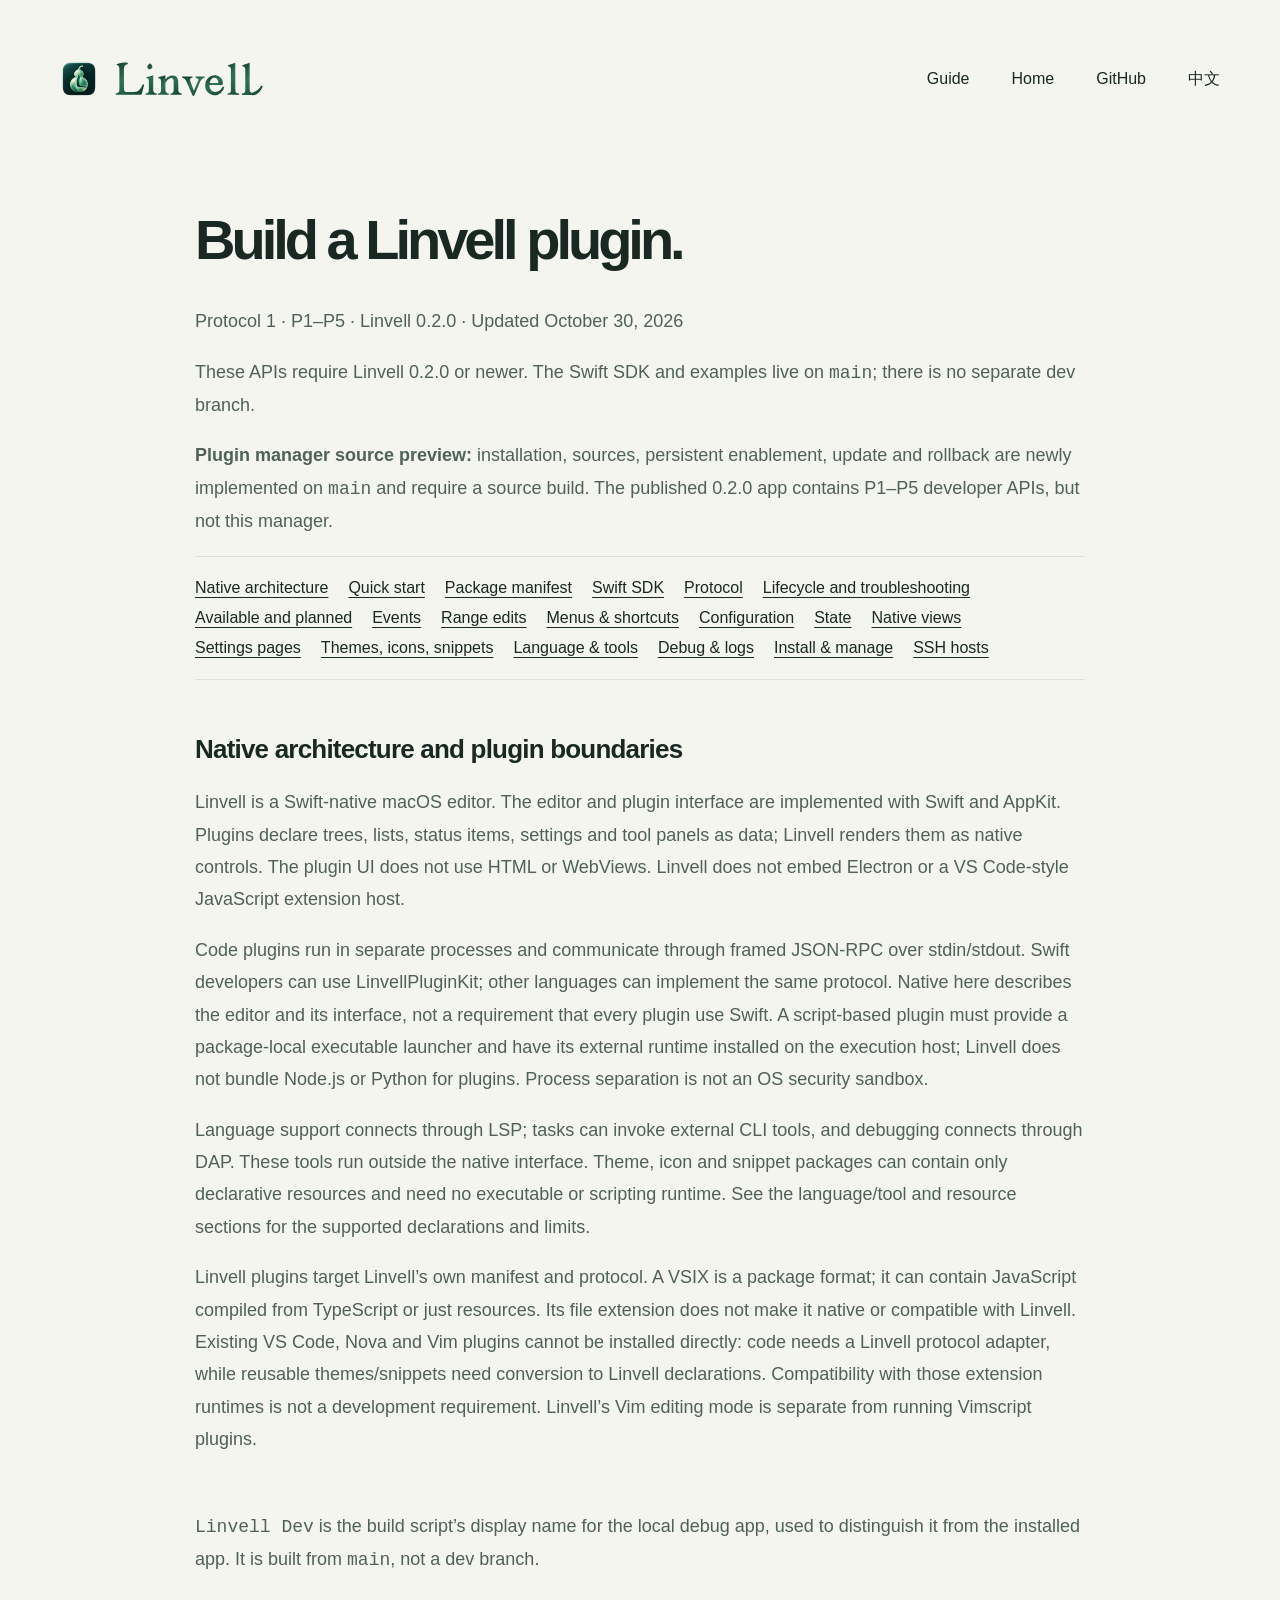
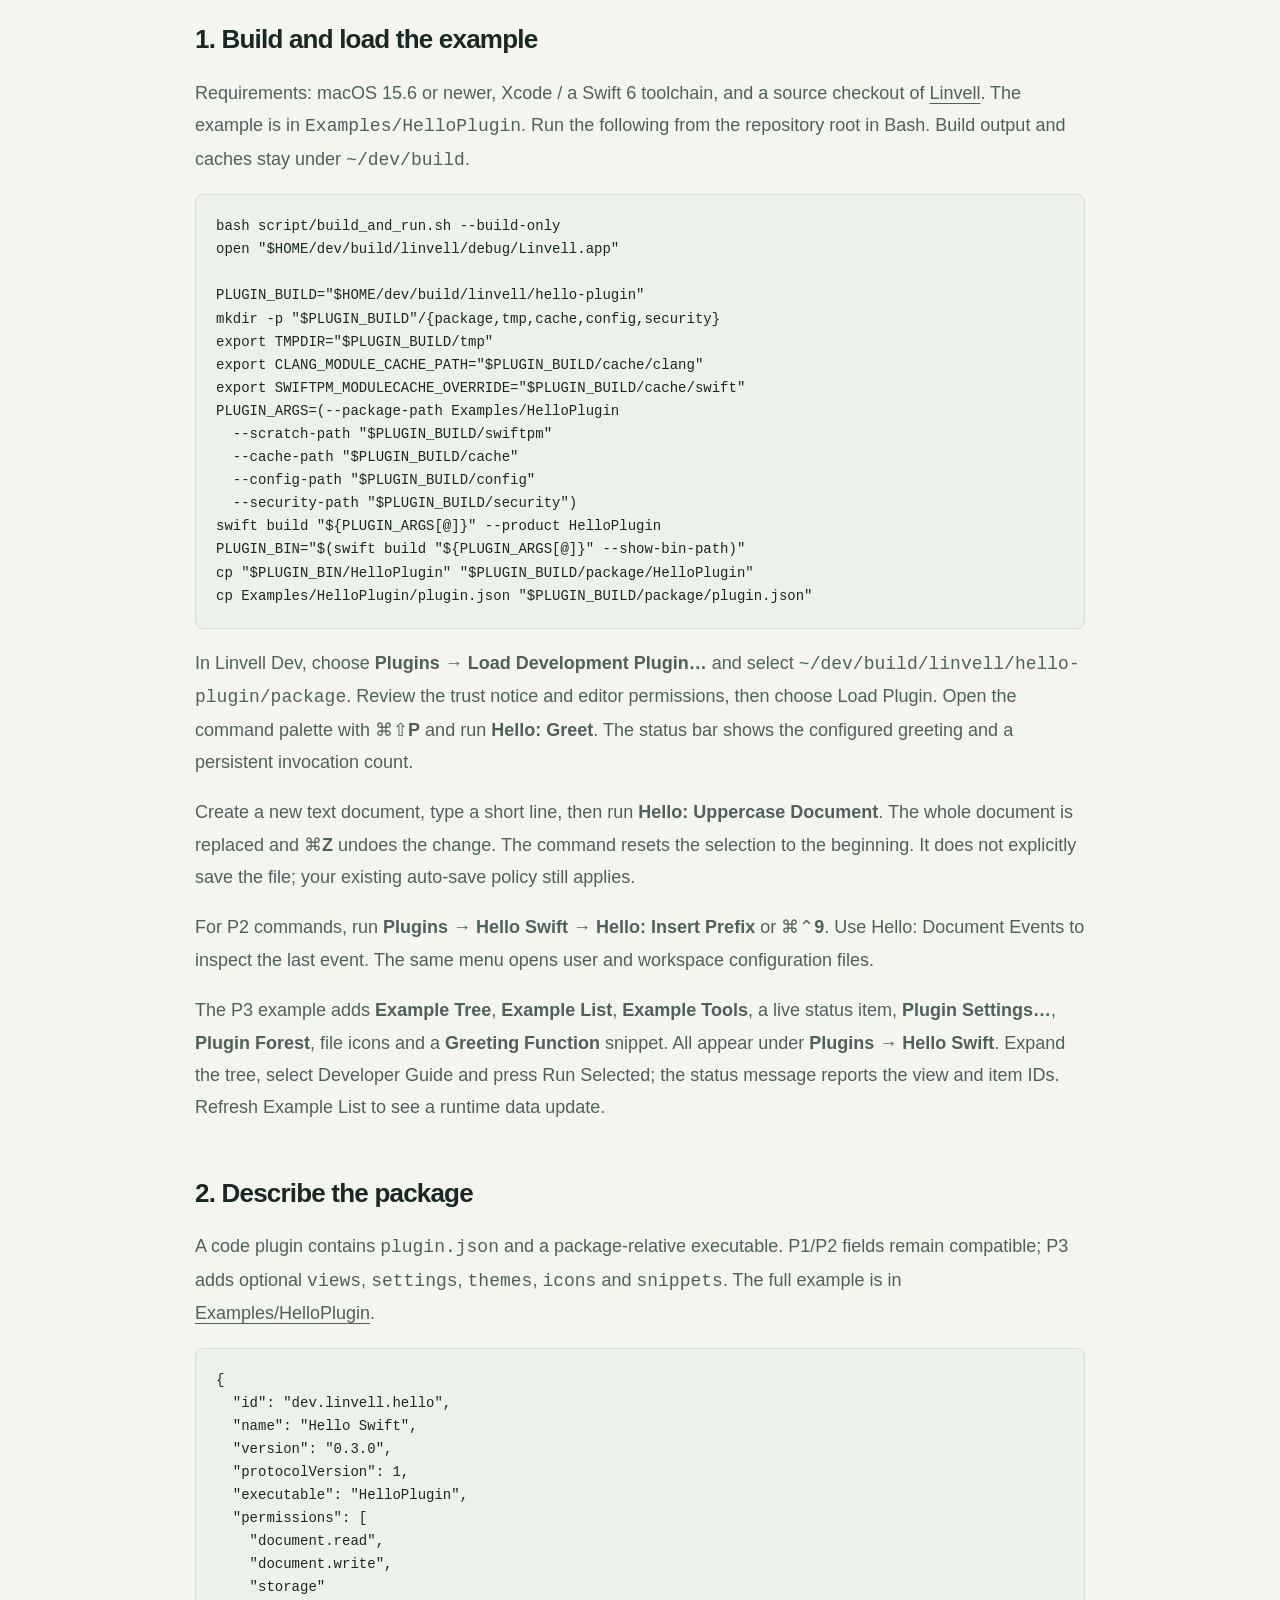
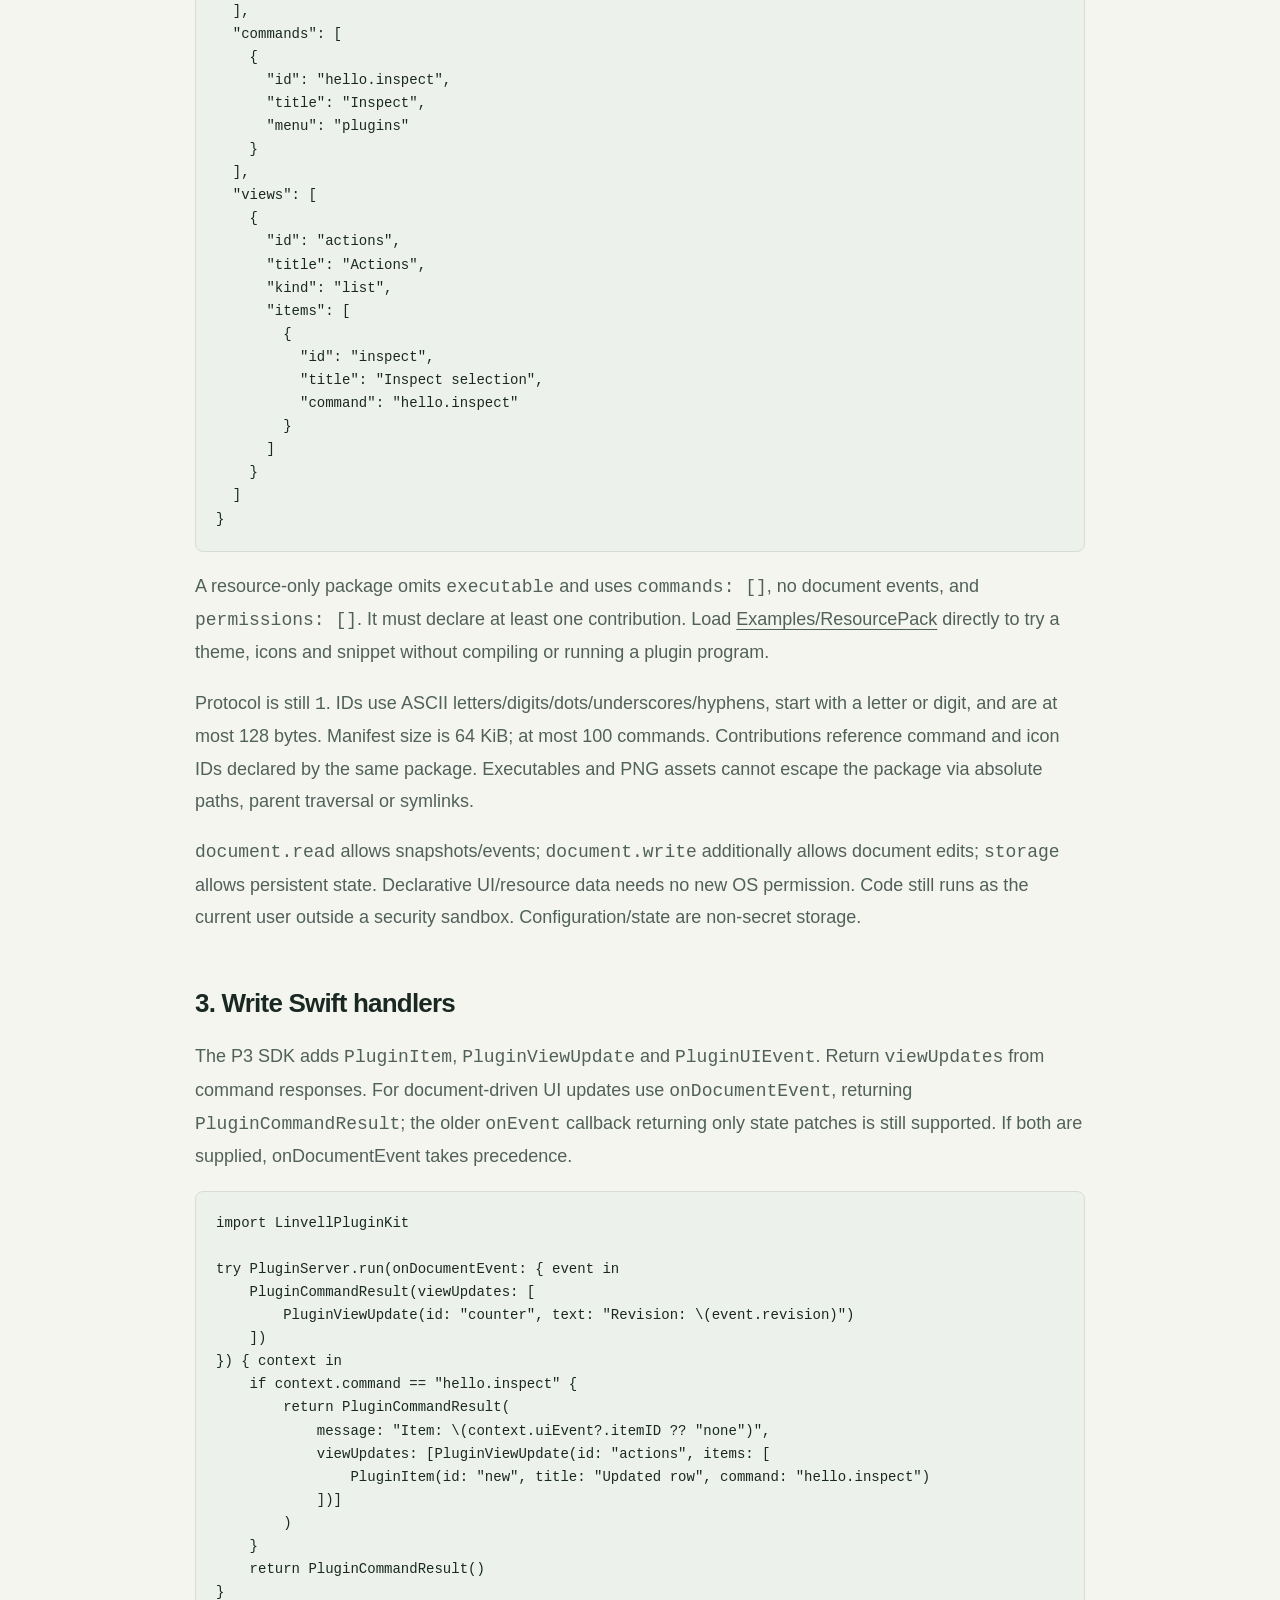
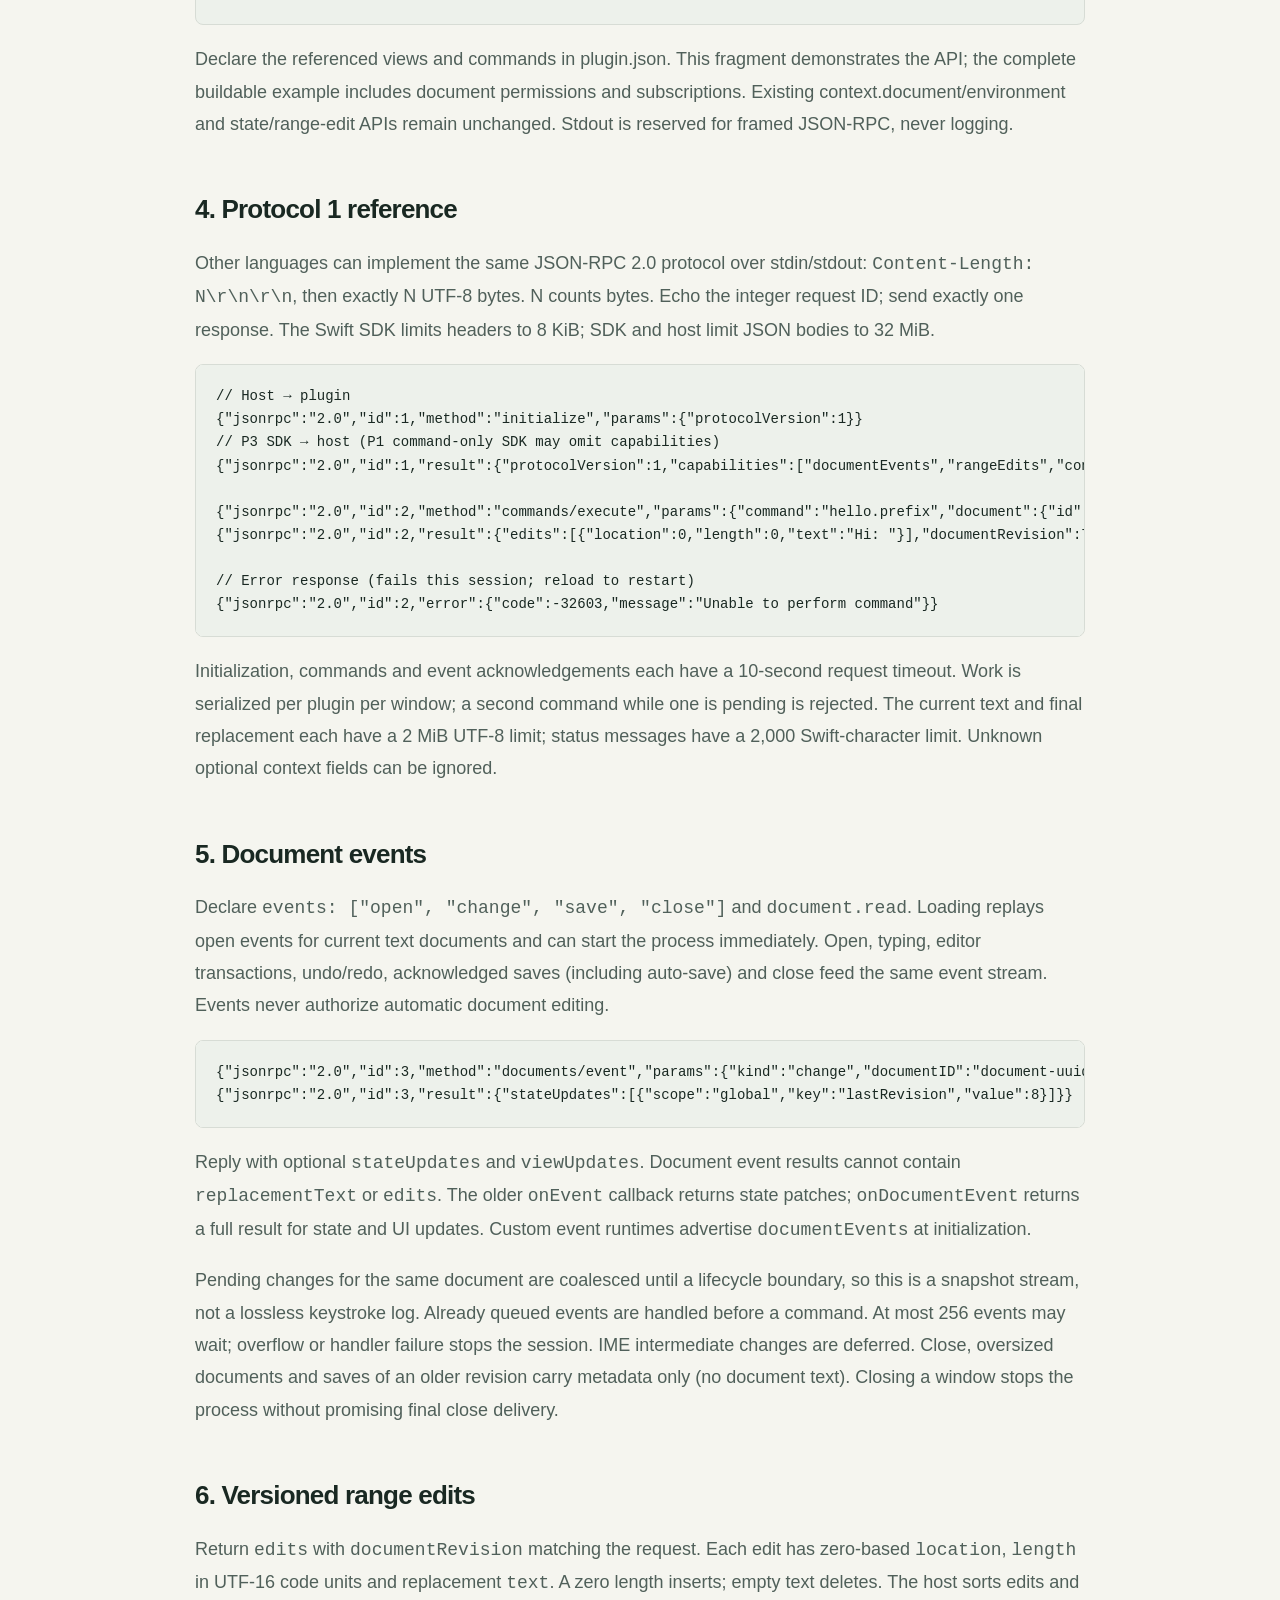
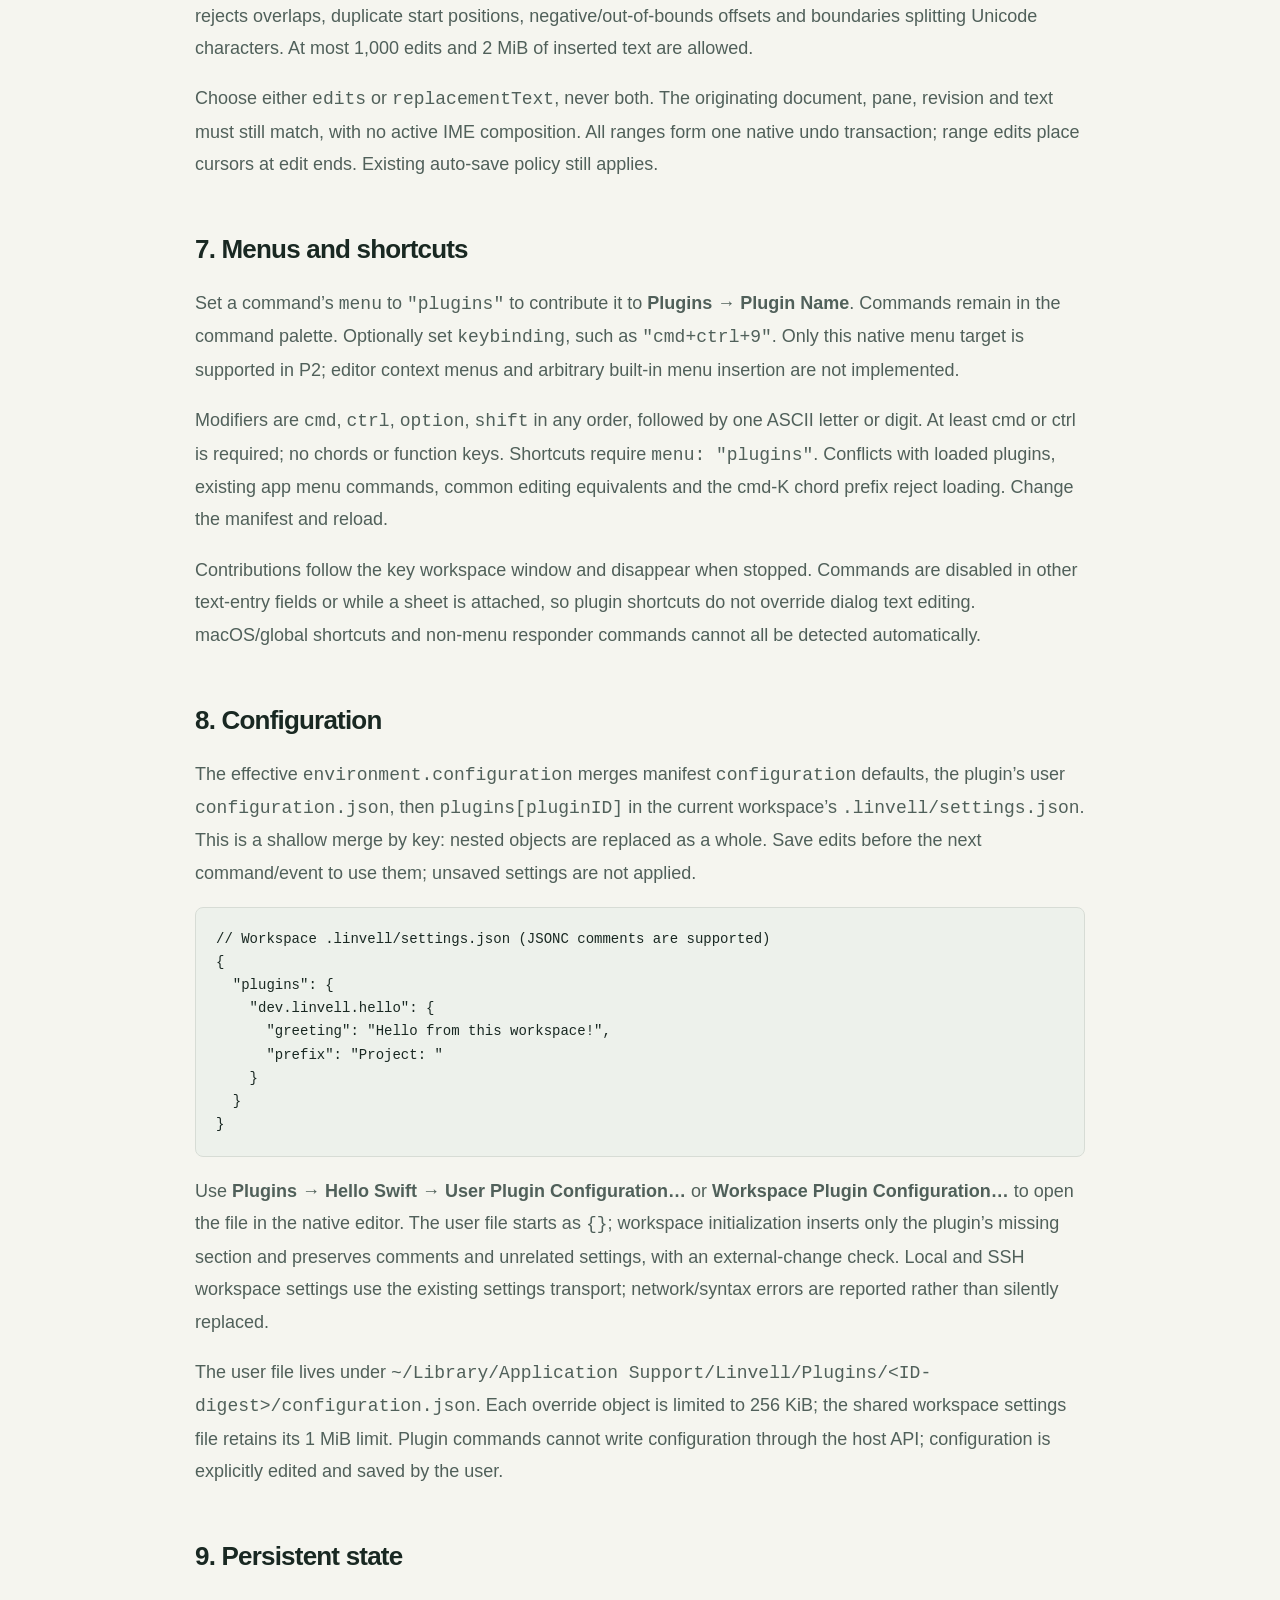
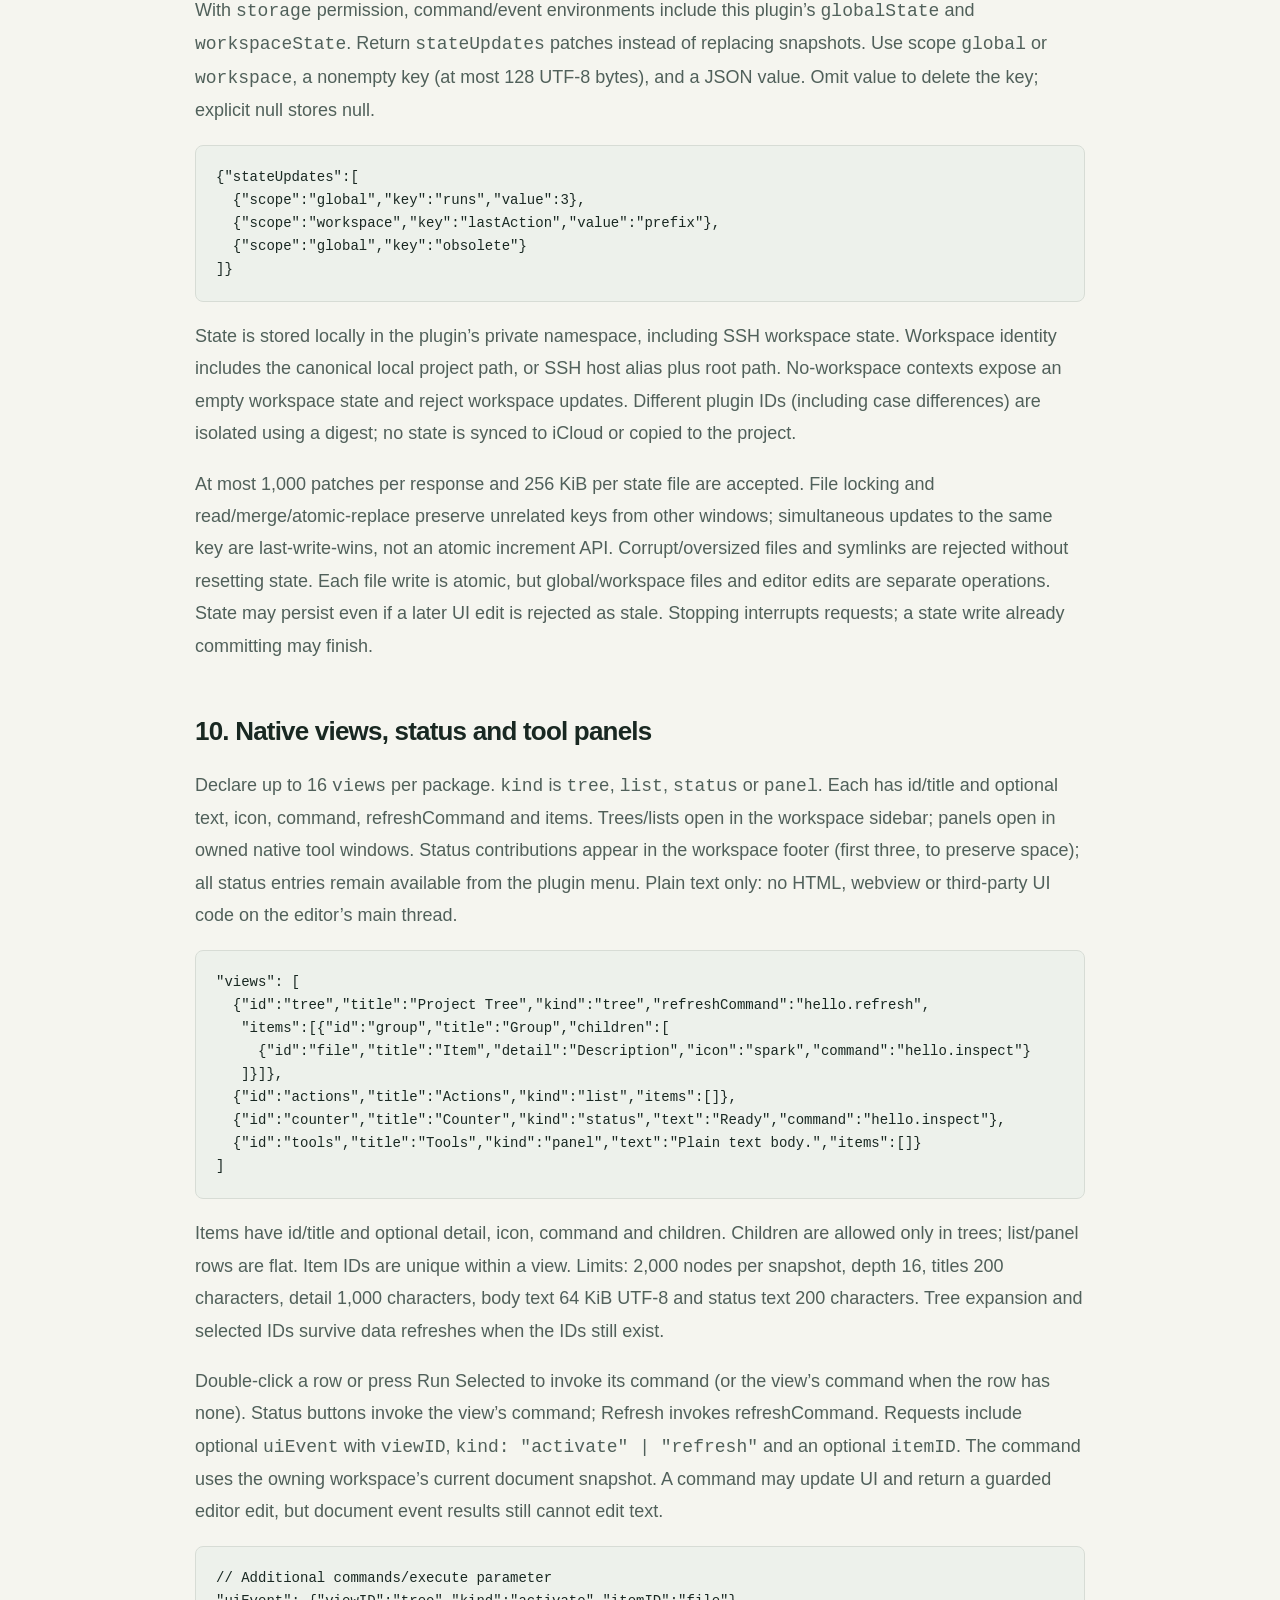
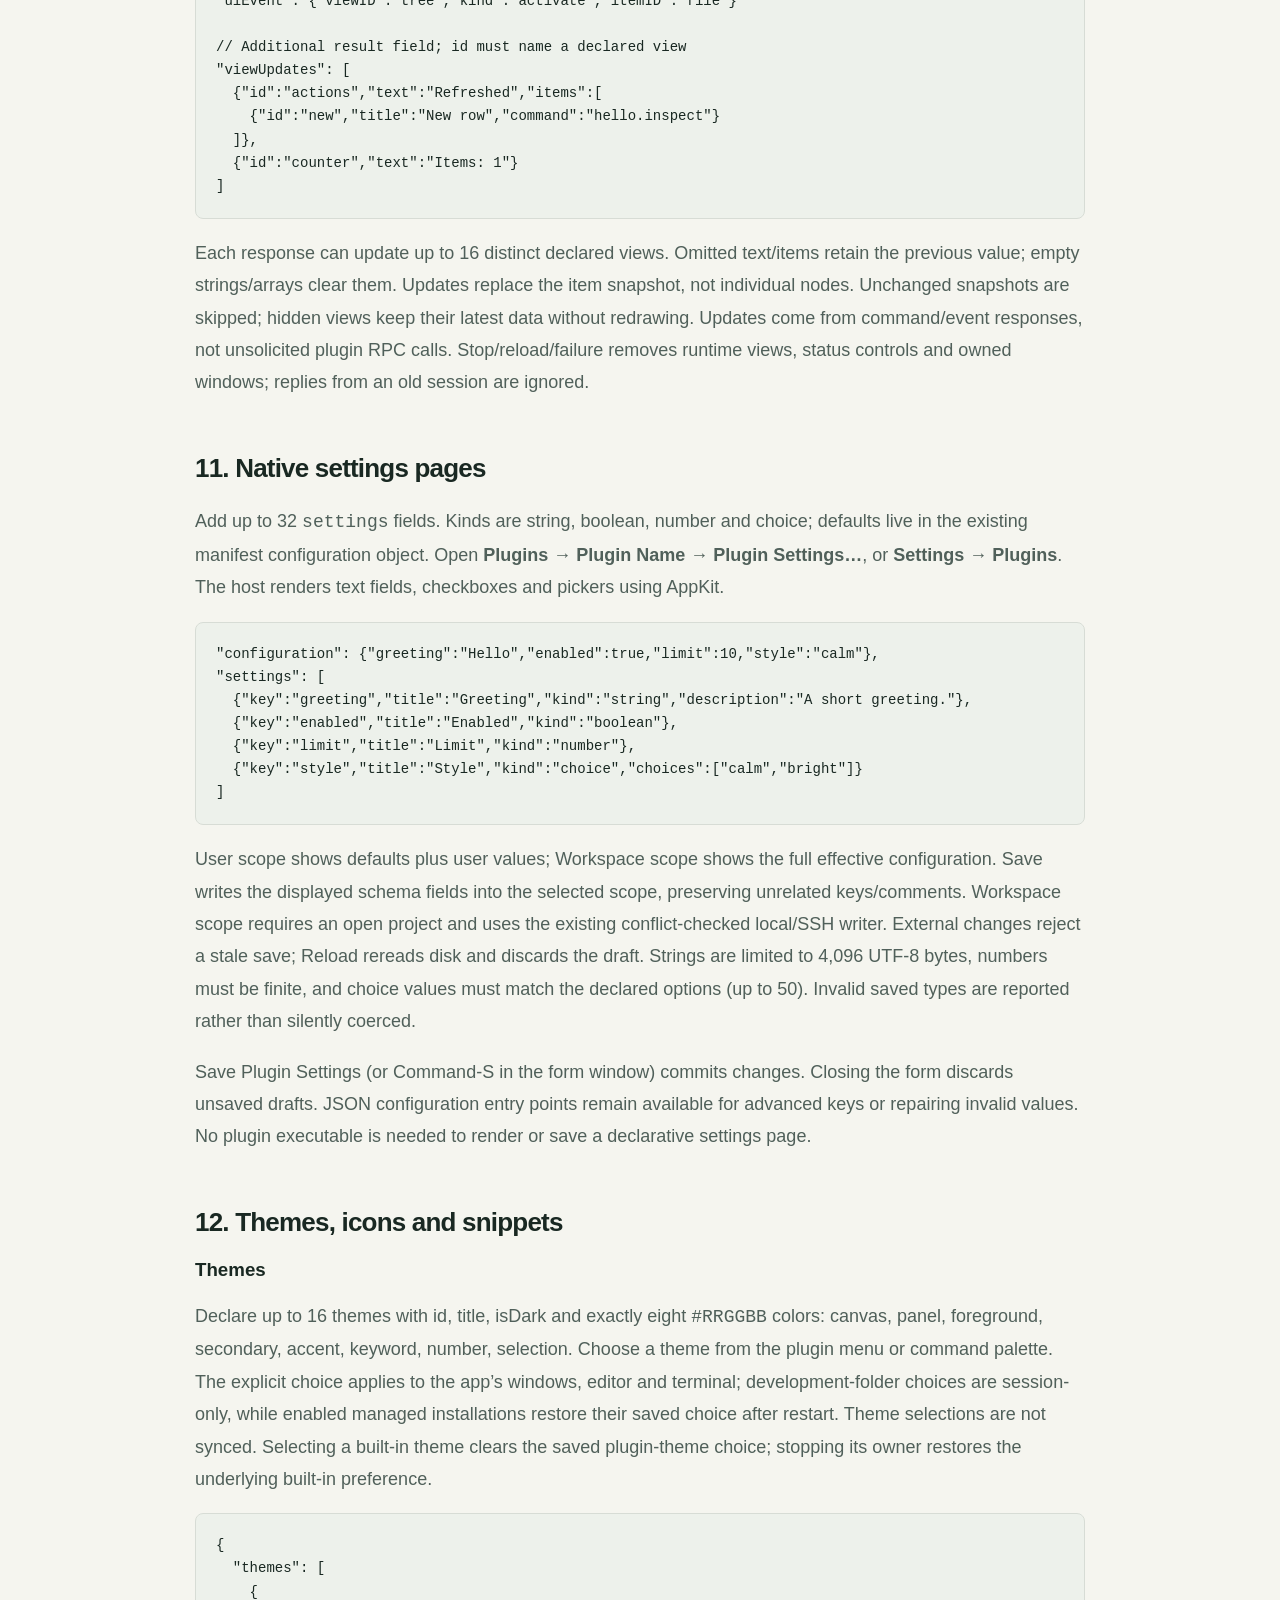
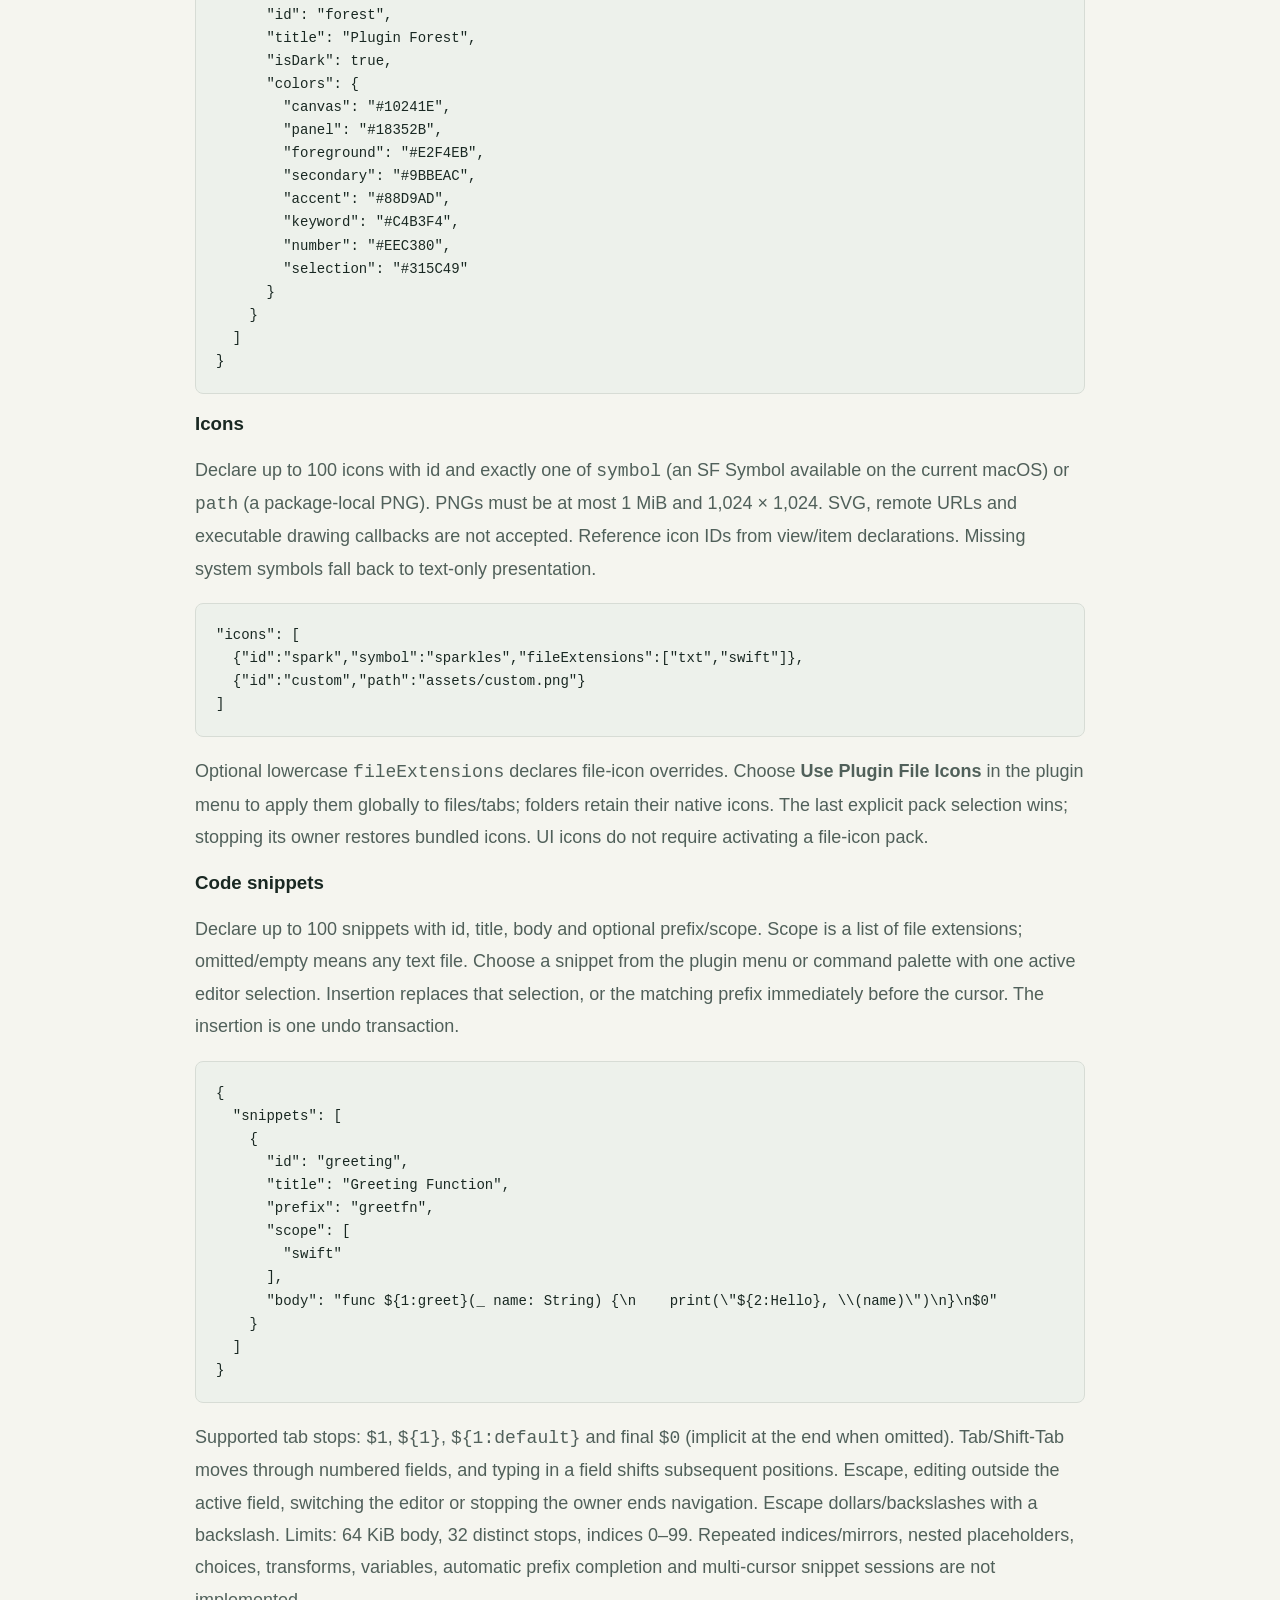
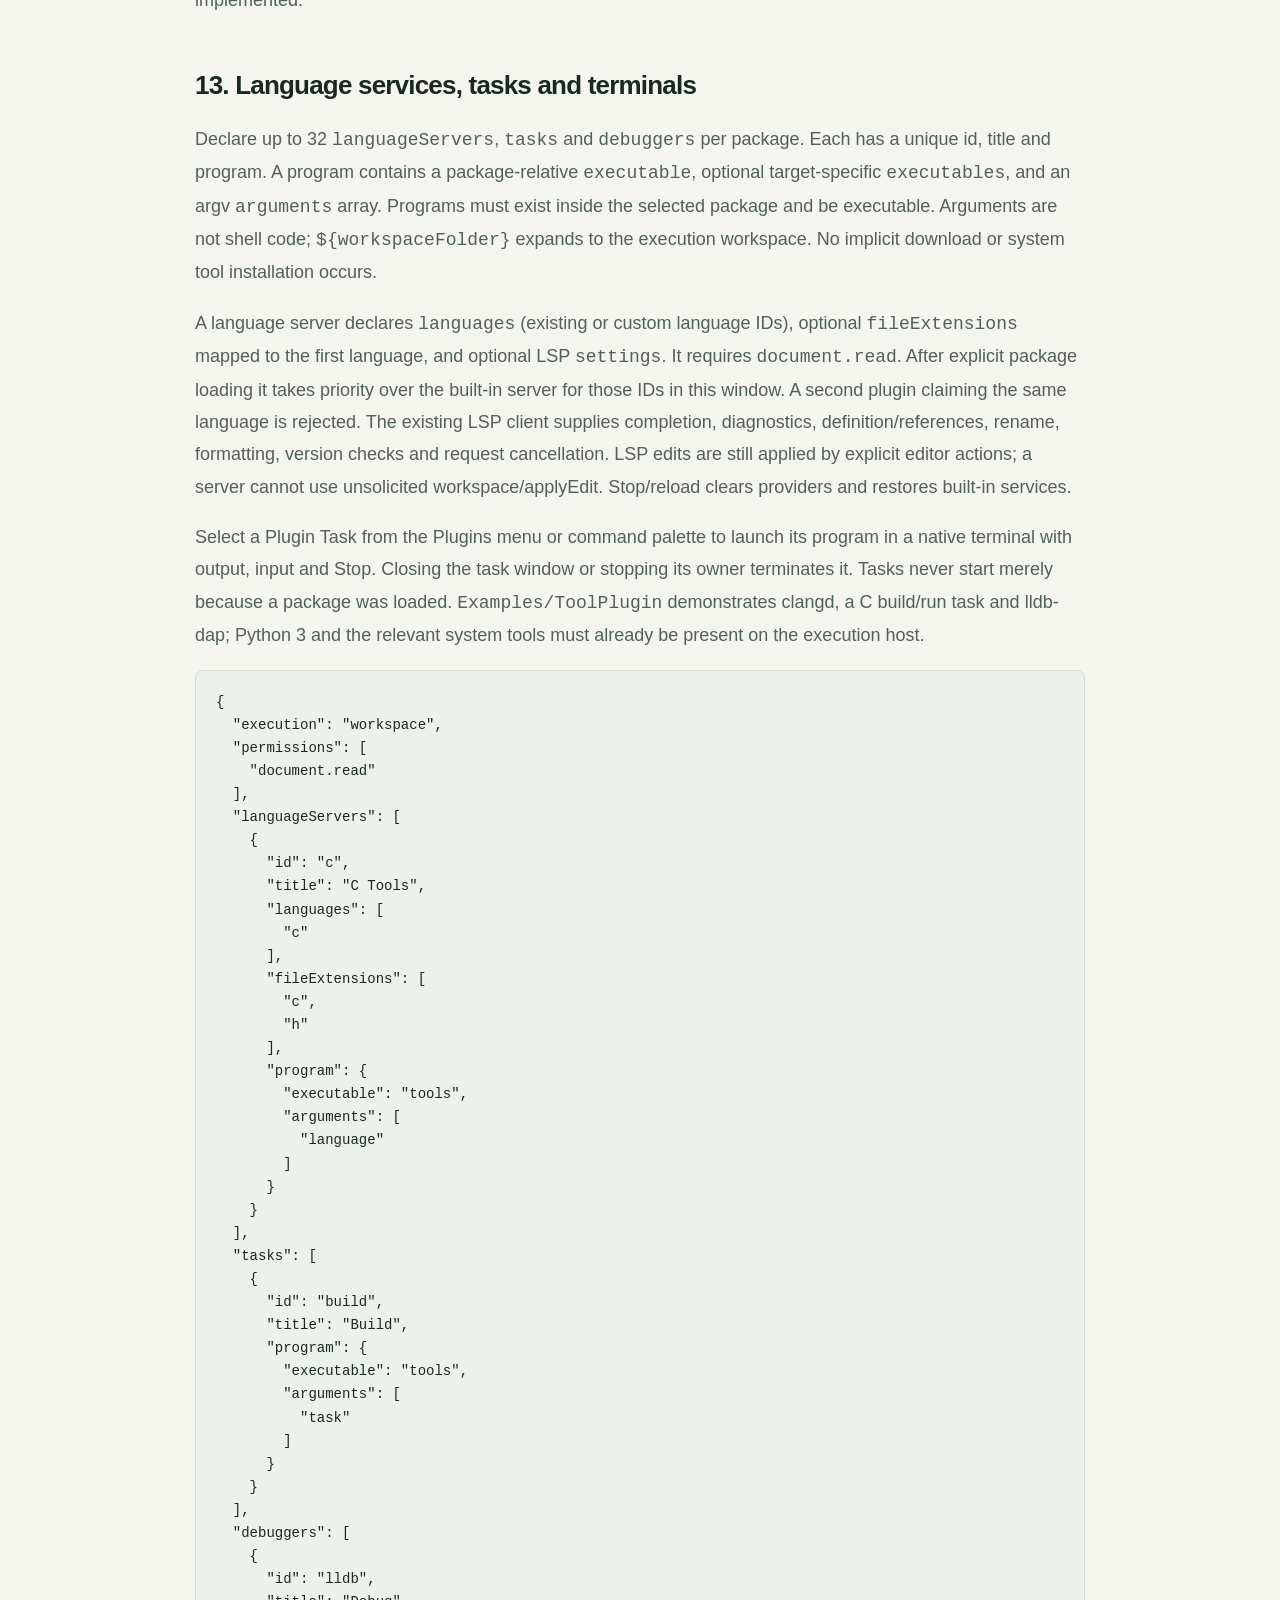
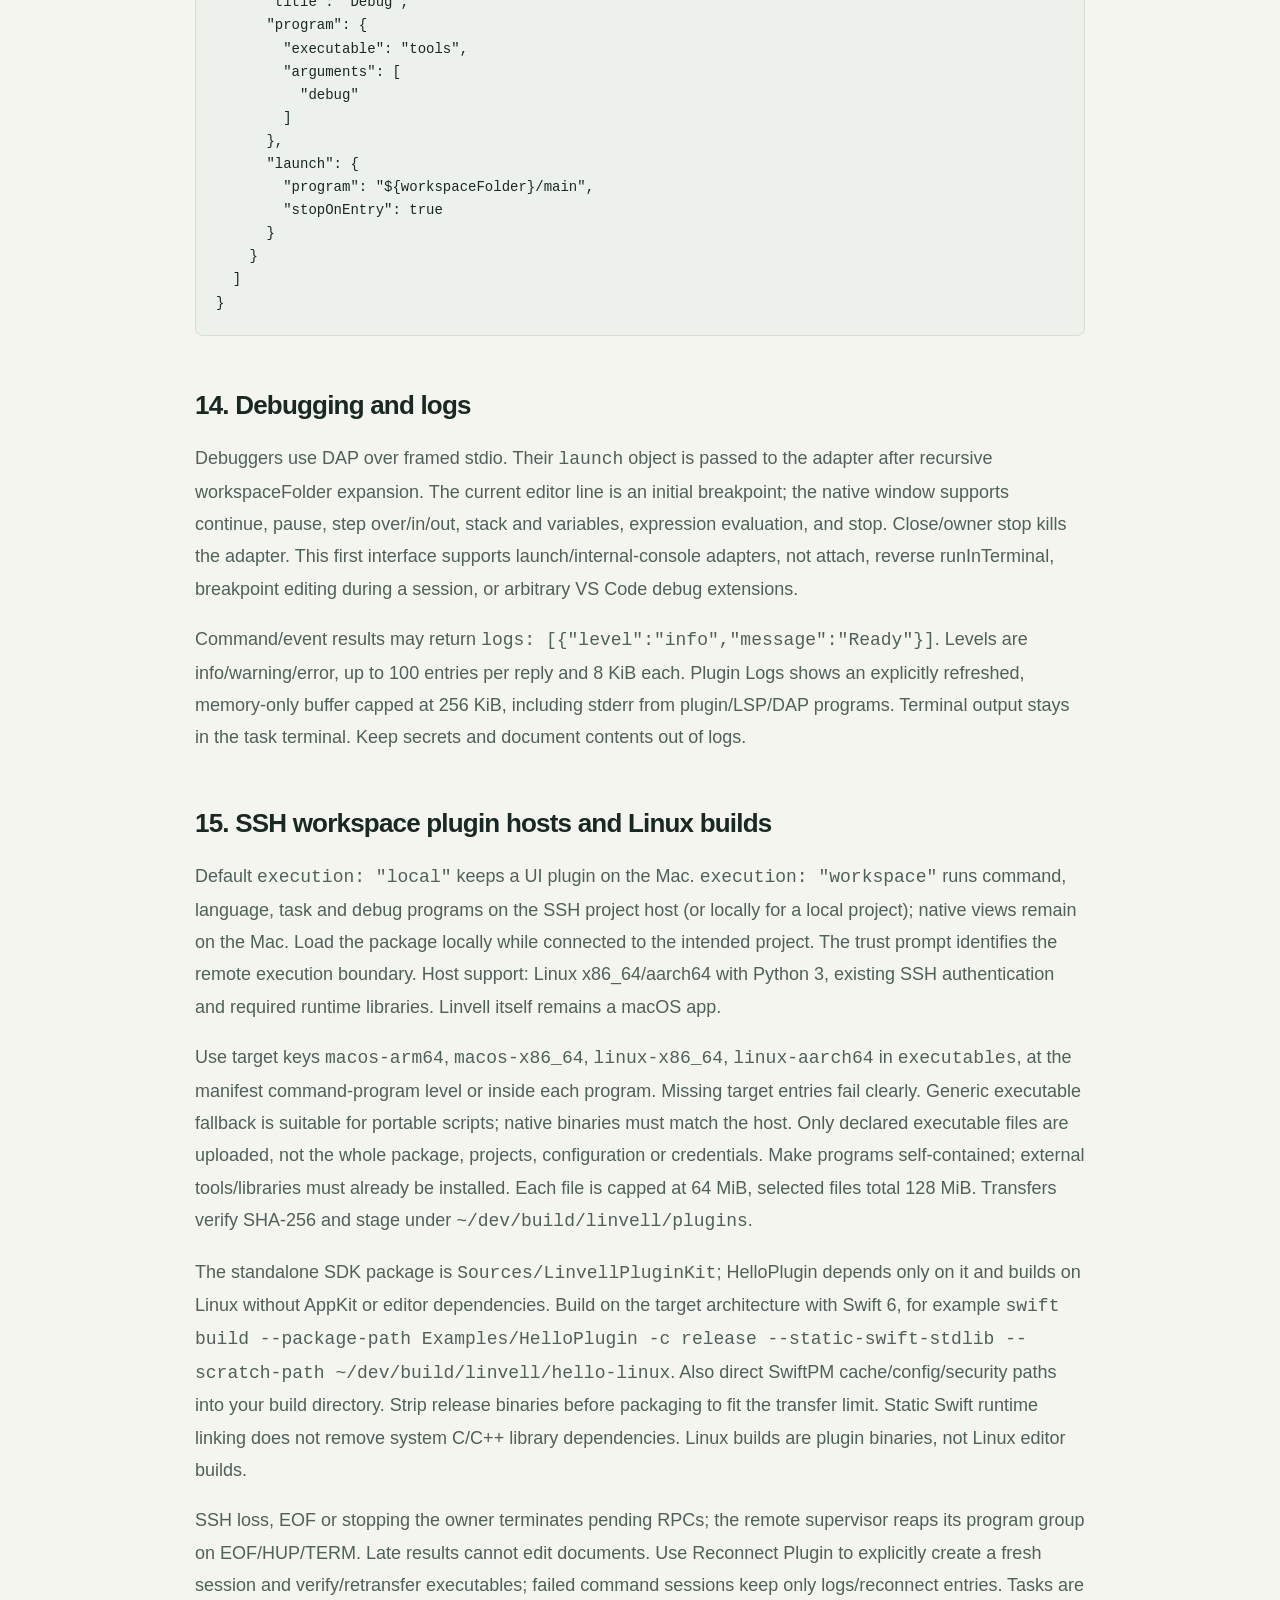
<file: plugins.html>
<!doctype html><html lang="en"><head><meta charset="utf-8"><meta name="viewport" content="width=device-width,initial-scale=1"><title>Plugin Development — Linvell</title><meta name="description" content="Build plugins for the Swift-native editor: native AppKit UI, independent processes, SDK, protocol and installation."><meta name="theme-color" content="#f5f5ef"><link rel="icon" href="assets/icon.png"><link rel="stylesheet" href="style.css"><script src="release.js" defer></script><script src="site.js" defer></script></head><body><a class="skip" href="#main">Skip to content</a><header class="site-header"><a class="brand" href="/"><img src="assets/icon.png" width="38" height="38" alt=""><img class="wordmark" src="assets/wordmark.svg" width="156" height="46" alt="Linvell"></a><nav aria-label="Main navigation"><a href="guide.html" data-en="Guide" data-zh="使用指南">Guide</a><a href="/" data-en="Home" data-zh="首页">Home</a><a href="https://github.com/huluxiaohuowa/Linvell">GitHub</a><button id="language" type="button" aria-label="切换至中文">中文</button></nav></header><main id="main" class="document guide plugin-guide"><h1 data-en="Build a Linvell plugin." data-zh="开发 Linvell 插件。">Build a Linvell plugin.</h1>
<p data-en="Protocol 1 · P1–P5 · Linvell 0.2.0 · Updated October 30, 2026" data-zh="协议 1 · P1–P5 · Linvell 0.2.0 · 更新于 2026 年 10 月 30 日">Protocol 1 · P1–P5 · Linvell 0.2.0 · Updated October 30, 2026</p>
<p data-en="These APIs require Linvell 0.2.0 or newer. The Swift SDK and examples live on &lt;code&gt;main&lt;/code&gt;; there is no separate dev branch." data-zh="这些接口需要 Linvell 0.2.0 或更新版本。Swift SDK 与示例位于 &lt;code&gt;main&lt;/code&gt;，没有单独的 dev 分支。">These APIs require Linvell 0.2.0 or newer. The Swift SDK and examples live on <code>main</code>; there is no separate dev branch.</p>
<p data-en="&lt;strong&gt;Plugin manager source preview:&lt;/strong&gt; installation, sources, persistent enablement, update and rollback are newly implemented on &lt;code&gt;main&lt;/code&gt; and require a source build. The published 0.2.0 app contains P1–P5 developer APIs, but not this manager." data-zh="&lt;strong&gt;插件管理源码预览：&lt;/strong&gt;安装、插件源、持久启用、更新与回滚已在 &lt;code&gt;main&lt;/code&gt; 新增，需要源码构建；已发布的 0.2.0 应用包含 P1–P5 开发接口，尚不包含此管理器。"><strong>Plugin manager source preview:</strong> installation, sources, persistent enablement, update and rollback are newly implemented on <code>main</code> and require a source build. The published 0.2.0 app contains P1–P5 developer APIs, but not this manager.</p>
<nav class="guide-toc" aria-label="Plugin guide contents"><a href="#native-architecture" data-en="Native architecture" data-zh="原生架构">Native architecture</a><a href="#quickstart" data-en="Quick start" data-zh="快速开始">Quick start</a><a href="#manifest" data-en="Package manifest" data-zh="插件清单">Package manifest</a><a href="#sdk" data-en="Swift SDK" data-zh="Swift SDK">Swift SDK</a><a href="#protocol" data-en="Protocol" data-zh="通信协议">Protocol</a><a href="#lifecycle" data-en="Lifecycle and troubleshooting" data-zh="生命周期与排错">Lifecycle and troubleshooting</a><a href="#roadmap" data-en="Available and planned" data-zh="可用能力与规划">Available and planned</a><a href="#events" data-en="Events" data-zh="文档事件">Events</a><a href="#range-edits" data-en="Range edits" data-zh="范围编辑">Range edits</a><a href="#menus" data-en="Menus &amp; shortcuts" data-zh="菜单与快捷键">Menus & shortcuts</a><a href="#configuration" data-en="Configuration" data-zh="配置">Configuration</a><a href="#storage" data-en="State" data-zh="状态存储">State</a><a href="#native-views" data-en="Native views" data-zh="原生视图">Native views</a><a href="#settings-page" data-en="Settings pages" data-zh="设置页">Settings pages</a><a href="#resources" data-en="Themes, icons, snippets" data-zh="主题、图标与片段">Themes, icons, snippets</a><a href="#language-tools" data-en="Language &amp; tools" data-zh="语言与工具">Language &amp; tools</a><a href="#debug-logs" data-en="Debug &amp; logs" data-zh="调试与日志">Debug &amp; logs</a><a href="#plugin-manager" data-en="Install &amp; manage" data-zh="安装与管理">Install &amp; manage</a><a href="#remote-host" data-en="SSH hosts" data-zh="SSH 宿主">SSH hosts</a></nav>
<section id="native-architecture"><h2 data-en="Native architecture and plugin boundaries" data-zh="原生架构与插件边界">Native architecture and plugin boundaries</h2>
<p data-en="Linvell is a Swift-native macOS editor. The editor and plugin interface are implemented with Swift and AppKit. Plugins declare trees, lists, status items, settings and tool panels as data; Linvell renders them as native controls. The plugin UI does not use HTML or WebViews. Linvell does not embed Electron or a VS Code-style JavaScript extension host." data-zh="Linvell 是采用 Swift 原生实现的 macOS 编辑器。编辑器与插件界面使用 Swift／AppKit；插件以数据声明树、列表、状态栏、设置页和工具面板，由 Linvell 绘制为原生控件。插件界面不使用 HTML 或 WebView，也不嵌入 Electron 或 VS Code 式 JavaScript 扩展宿主。">Linvell is a Swift-native macOS editor. The editor and plugin interface are implemented with Swift and AppKit. Plugins declare trees, lists, status items, settings and tool panels as data; Linvell renders them as native controls. The plugin UI does not use HTML or WebViews. Linvell does not embed Electron or a VS Code-style JavaScript extension host.</p>
<p data-en="Code plugins run in separate processes and communicate through framed JSON-RPC over stdin/stdout. Swift developers can use LinvellPluginKit; other languages can implement the same protocol. Native here describes the editor and its interface, not a requirement that every plugin use Swift. A script-based plugin must provide a package-local executable launcher and have its external runtime installed on the execution host; Linvell does not bundle Node.js or Python for plugins. Process separation is not an OS security sandbox." data-zh="代码插件运行于独立进程，通过标准输入／输出上的带帧 JSON-RPC 通信。Swift 开发者可使用 LinvellPluginKit，其他语言也可实现同一协议。“原生”指编辑器与界面架构，不要求所有插件只能用 Swift。脚本插件需提供包内可执行入口，并由执行宿主预先安装所需运行时；Linvell 不为插件内置 Node.js 或 Python。进程隔离不等于操作系统安全沙箱。">Code plugins run in separate processes and communicate through framed JSON-RPC over stdin/stdout. Swift developers can use LinvellPluginKit; other languages can implement the same protocol. Native here describes the editor and its interface, not a requirement that every plugin use Swift. A script-based plugin must provide a package-local executable launcher and have its external runtime installed on the execution host; Linvell does not bundle Node.js or Python for plugins. Process separation is not an OS security sandbox.</p>
<p data-en="Language support connects through LSP; tasks can invoke external CLI tools, and debugging connects through DAP. These tools run outside the native interface. Theme, icon and snippet packages can contain only declarative resources and need no executable or scripting runtime. See the language/tool and resource sections for the supported declarations and limits." data-zh="语言支持通过 LSP 接入，任务可调用外部 CLI 工具，调试通过 DAP 接入；这些工具独立于原生界面运行。主题、图标与代码片段可以是纯声明式资源包，无需可执行程序或脚本运行时。具体声明方式与限制见下方语言工具和资源章节。">Language support connects through LSP; tasks can invoke external CLI tools, and debugging connects through DAP. These tools run outside the native interface. Theme, icon and snippet packages can contain only declarative resources and need no executable or scripting runtime. See the language/tool and resource sections for the supported declarations and limits.</p>
<p data-en="Linvell plugins target Linvell’s own manifest and protocol. A VSIX is a package format; it can contain JavaScript compiled from TypeScript or just resources. Its file extension does not make it native or compatible with Linvell. Existing VS Code, Nova and Vim plugins cannot be installed directly: code needs a Linvell protocol adapter, while reusable themes/snippets need conversion to Linvell declarations. Compatibility with those extension runtimes is not a development requirement. Linvell’s Vim editing mode is separate from running Vimscript plugins." data-zh="Linvell 插件面向自身的清单格式与协议。VSIX 是打包格式，可能包含由 TypeScript 编译的 JavaScript，也可能只有资源；文件后缀本身不代表原生实现或与 Linvell 兼容。现有 VS Code、Nova、Vim 插件不能直接安装：代码需适配 Linvell 协议，可复用的主题／片段需转换为 Linvell 声明格式。兼容这些扩展运行环境不是开发目标；Linvell 的 Vim 编辑模式与运行 Vimscript 插件是两回事。">Linvell plugins target Linvell’s own manifest and protocol. A VSIX is a package format; it can contain JavaScript compiled from TypeScript or just resources. Its file extension does not make it native or compatible with Linvell. Existing VS Code, Nova and Vim plugins cannot be installed directly: code needs a Linvell protocol adapter, while reusable themes/snippets need conversion to Linvell declarations. Compatibility with those extension runtimes is not a development requirement. Linvell’s Vim editing mode is separate from running Vimscript plugins.</p>
</section>
<section id="quickstart"><p data-en="&lt;code&gt;Linvell Dev&lt;/code&gt; is the build script’s display name for the local debug app, used to distinguish it from the installed app. It is built from &lt;code&gt;main&lt;/code&gt;, not a dev branch." data-zh="&lt;code&gt;Linvell Dev&lt;/code&gt; 只是构建脚本给本地调试应用设置的显示名，用于区别已安装应用。它从 &lt;code&gt;main&lt;/code&gt; 构建，不代表 dev 分支。"><code>Linvell Dev</code> is the build script’s display name for the local debug app, used to distinguish it from the installed app. It is built from <code>main</code>, not a dev branch.</p><h2 data-en="1. Build and load the example" data-zh="1. 构建并加载示例">1. Build and load the example</h2>
<p data-en="Requirements: macOS 15.6 or newer, Xcode / a Swift 6 toolchain, and a source checkout of &lt;a href=&quot;https://github.com/huluxiaohuowa/Linvell&quot;&gt;Linvell&lt;/a&gt;. The example is in &lt;code&gt;Examples/HelloPlugin&lt;/code&gt;. Run the following from the repository root in Bash. Build output and caches stay under &lt;code&gt;~/dev/build&lt;/code&gt;." data-zh="需要 macOS 15.6 或更新版本、Xcode／Swift 6 工具链，以及 &lt;a href=&quot;https://github.com/huluxiaohuowa/Linvell&quot;&gt;Linvell 源码&lt;/a&gt;。示例位于 &lt;code&gt;Examples/HelloPlugin&lt;/code&gt;。在仓库根目录使用 Bash 执行以下命令，构建产物和缓存均放在 &lt;code&gt;~/dev/build&lt;/code&gt;。">Requirements: macOS 15.6 or newer, Xcode / a Swift 6 toolchain, and a source checkout of <a href="https://github.com/huluxiaohuowa/Linvell">Linvell</a>. The example is in <code>Examples/HelloPlugin</code>. Run the following from the repository root in Bash. Build output and caches stay under <code>~/dev/build</code>.</p>
<pre><code>bash script/build_and_run.sh --build-only
open &quot;$HOME/dev/build/linvell/debug/Linvell.app&quot;

PLUGIN_BUILD=&quot;$HOME/dev/build/linvell/hello-plugin&quot;
mkdir -p &quot;$PLUGIN_BUILD&quot;/{package,tmp,cache,config,security}
export TMPDIR=&quot;$PLUGIN_BUILD/tmp&quot;
export CLANG_MODULE_CACHE_PATH=&quot;$PLUGIN_BUILD/cache/clang&quot;
export SWIFTPM_MODULECACHE_OVERRIDE=&quot;$PLUGIN_BUILD/cache/swift&quot;
PLUGIN_ARGS=(--package-path Examples/HelloPlugin
  --scratch-path &quot;$PLUGIN_BUILD/swiftpm&quot;
  --cache-path &quot;$PLUGIN_BUILD/cache&quot;
  --config-path &quot;$PLUGIN_BUILD/config&quot;
  --security-path &quot;$PLUGIN_BUILD/security&quot;)
swift build &quot;${PLUGIN_ARGS[@]}&quot; --product HelloPlugin
PLUGIN_BIN=&quot;$(swift build &quot;${PLUGIN_ARGS[@]}&quot; --show-bin-path)&quot;
cp &quot;$PLUGIN_BIN/HelloPlugin&quot; &quot;$PLUGIN_BUILD/package/HelloPlugin&quot;
cp Examples/HelloPlugin/plugin.json &quot;$PLUGIN_BUILD/package/plugin.json&quot;</code></pre>
<p data-en="In Linvell Dev, choose &lt;strong&gt;Plugins → Load Development Plugin…&lt;/strong&gt; and select &lt;code&gt;~/dev/build/linvell/hello-plugin/package&lt;/code&gt;. Review the trust notice and editor permissions, then choose Load Plugin. Open the command palette with &lt;strong&gt;⌘⇧P&lt;/strong&gt; and run &lt;strong&gt;Hello: Greet&lt;/strong&gt;. The status bar shows the configured greeting and a persistent invocation count." data-zh="在 Linvell Dev 中选择&lt;strong&gt;插件 → 加载开发插件…&lt;/strong&gt;，选中 &lt;code&gt;~/dev/build/linvell/hello-plugin/package&lt;/code&gt;。阅读信任提示与编辑器权限后点击“加载插件”。用 &lt;strong&gt;⌘⇧P&lt;/strong&gt; 打开命令面板，运行 &lt;strong&gt;Hello: Greet&lt;/strong&gt;，状态栏会显示配置的问候与持久化调用次数。">In Linvell Dev, choose <strong>Plugins → Load Development Plugin…</strong> and select <code>~/dev/build/linvell/hello-plugin/package</code>. Review the trust notice and editor permissions, then choose Load Plugin. Open the command palette with <strong>⌘⇧P</strong> and run <strong>Hello: Greet</strong>. The status bar shows the configured greeting and a persistent invocation count.</p>
<p data-en="Create a new text document, type a short line, then run &lt;strong&gt;Hello: Uppercase Document&lt;/strong&gt;. The whole document is replaced and &lt;strong&gt;⌘Z&lt;/strong&gt; undoes the change. The command resets the selection to the beginning. It does not explicitly save the file; your existing auto-save policy still applies." data-zh="新建文本文档并输入一行文字，运行 &lt;strong&gt;Hello: Uppercase Document&lt;/strong&gt;。命令替换整篇文档，&lt;strong&gt;⌘Z&lt;/strong&gt; 可撤销；选择位置重置到文首。命令本身不显式保存文件，现有自动保存策略仍然生效。">Create a new text document, type a short line, then run <strong>Hello: Uppercase Document</strong>. The whole document is replaced and <strong>⌘Z</strong> undoes the change. The command resets the selection to the beginning. It does not explicitly save the file; your existing auto-save policy still applies.</p>
<p data-en="For P2 commands, run &lt;strong&gt;Plugins → Hello Swift → Hello: Insert Prefix&lt;/strong&gt; or &lt;strong&gt;⌘⌃9&lt;/strong&gt;. Use Hello: Document Events to inspect the last event. The same menu opens user and workspace configuration files." data-zh="P2 命令可从&lt;strong&gt;插件 → Hello Swift → Hello: Insert Prefix&lt;/strong&gt;或按 &lt;strong&gt;⌘⌃9&lt;/strong&gt;插入前缀。Hello: Document Events 显示最近事件；同一菜单提供用户与工作区配置文件入口。">For P2 commands, run <strong>Plugins → Hello Swift → Hello: Insert Prefix</strong> or <strong>⌘⌃9</strong>. Use Hello: Document Events to inspect the last event. The same menu opens user and workspace configuration files.</p><p data-en="The P3 example adds &lt;strong&gt;Example Tree&lt;/strong&gt;, &lt;strong&gt;Example List&lt;/strong&gt;, &lt;strong&gt;Example Tools&lt;/strong&gt;, a live status item, &lt;strong&gt;Plugin Settings…&lt;/strong&gt;, &lt;strong&gt;Plugin Forest&lt;/strong&gt;, file icons and a &lt;strong&gt;Greeting Function&lt;/strong&gt; snippet. All appear under &lt;strong&gt;Plugins → Hello Swift&lt;/strong&gt;. Expand the tree, select Developer Guide and press Run Selected; the status message reports the view and item IDs. Refresh Example List to see a runtime data update." data-zh="P3 示例新增 &lt;strong&gt;Example Tree&lt;/strong&gt;、&lt;strong&gt;Example List&lt;/strong&gt;、&lt;strong&gt;Example Tools&lt;/strong&gt;、动态状态项、&lt;strong&gt;插件设置…&lt;/strong&gt;、&lt;strong&gt;Plugin Forest&lt;/strong&gt; 主题、文件图标及 &lt;strong&gt;Greeting Function&lt;/strong&gt; 片段，入口均位于&lt;strong&gt;插件 → Hello Swift&lt;/strong&gt;。展开树，选中 Developer Guide 并点击“运行所选项”，状态消息显示视图和条目 ID；刷新 Example List 可看到运行时数据更新。">The P3 example adds <strong>Example Tree</strong>, <strong>Example List</strong>, <strong>Example Tools</strong>, a live status item, <strong>Plugin Settings…</strong>, <strong>Plugin Forest</strong>, file icons and a <strong>Greeting Function</strong> snippet. All appear under <strong>Plugins → Hello Swift</strong>. Expand the tree, select Developer Guide and press Run Selected; the status message reports the view and item IDs. Refresh Example List to see a runtime data update.</p></section>
<section id="manifest"><h2 data-en="2. Describe the package" data-zh="2. 定义插件包">2. Describe the package</h2><p data-en="A code plugin contains &lt;code&gt;plugin.json&lt;/code&gt; and a package-relative executable. P1/P2 fields remain compatible; P3 adds optional &lt;code&gt;views&lt;/code&gt;, &lt;code&gt;settings&lt;/code&gt;, &lt;code&gt;themes&lt;/code&gt;, &lt;code&gt;icons&lt;/code&gt; and &lt;code&gt;snippets&lt;/code&gt;. The full example is in &lt;a href=&quot;https://github.com/huluxiaohuowa/Linvell/tree/main/Examples/HelloPlugin&quot;&gt;Examples/HelloPlugin&lt;/a&gt;." data-zh="代码插件包含 &lt;code&gt;plugin.json&lt;/code&gt; 与包内相对路径的可执行程序。P1/P2 字段继续兼容，P3 新增可选 &lt;code&gt;views&lt;/code&gt;、&lt;code&gt;settings&lt;/code&gt;、&lt;code&gt;themes&lt;/code&gt;、&lt;code&gt;icons&lt;/code&gt;、&lt;code&gt;snippets&lt;/code&gt;。完整示例见 &lt;a href=&quot;https://github.com/huluxiaohuowa/Linvell/tree/main/Examples/HelloPlugin&quot;&gt;Examples/HelloPlugin&lt;/a&gt;。">A code plugin contains <code>plugin.json</code> and a package-relative executable. P1/P2 fields remain compatible; P3 adds optional <code>views</code>, <code>settings</code>, <code>themes</code>, <code>icons</code> and <code>snippets</code>. The full example is in <a href="https://github.com/huluxiaohuowa/Linvell/tree/main/Examples/HelloPlugin">Examples/HelloPlugin</a>.</p><pre><code>{
  &quot;id&quot;: &quot;dev.linvell.hello&quot;,
  &quot;name&quot;: &quot;Hello Swift&quot;,
  &quot;version&quot;: &quot;0.3.0&quot;,
  &quot;protocolVersion&quot;: 1,
  &quot;executable&quot;: &quot;HelloPlugin&quot;,
  &quot;permissions&quot;: [
    &quot;document.read&quot;,
    &quot;document.write&quot;,
    &quot;storage&quot;
  ],
  &quot;commands&quot;: [
    {
      &quot;id&quot;: &quot;hello.inspect&quot;,
      &quot;title&quot;: &quot;Inspect&quot;,
      &quot;menu&quot;: &quot;plugins&quot;
    }
  ],
  &quot;views&quot;: [
    {
      &quot;id&quot;: &quot;actions&quot;,
      &quot;title&quot;: &quot;Actions&quot;,
      &quot;kind&quot;: &quot;list&quot;,
      &quot;items&quot;: [
        {
          &quot;id&quot;: &quot;inspect&quot;,
          &quot;title&quot;: &quot;Inspect selection&quot;,
          &quot;command&quot;: &quot;hello.inspect&quot;
        }
      ]
    }
  ]
}</code></pre><p data-en="A resource-only package omits &lt;code&gt;executable&lt;/code&gt; and uses &lt;code&gt;commands: []&lt;/code&gt;, no document events, and &lt;code&gt;permissions: []&lt;/code&gt;. It must declare at least one contribution. Load &lt;a href=&quot;https://github.com/huluxiaohuowa/Linvell/tree/main/Examples/ResourcePack&quot;&gt;Examples/ResourcePack&lt;/a&gt; directly to try a theme, icons and snippet without compiling or running a plugin program." data-zh="纯资源包省略 &lt;code&gt;executable&lt;/code&gt;，使用 &lt;code&gt;commands: []&lt;/code&gt;、不声明文档事件、&lt;code&gt;permissions: []&lt;/code&gt;，并至少声明一项贡献。可直接加载 &lt;a href=&quot;https://github.com/huluxiaohuowa/Linvell/tree/main/Examples/ResourcePack&quot;&gt;Examples/ResourcePack&lt;/a&gt;，无需编译或运行插件程序即可试用主题、图标和片段。">A resource-only package omits <code>executable</code> and uses <code>commands: []</code>, no document events, and <code>permissions: []</code>. It must declare at least one contribution. Load <a href="https://github.com/huluxiaohuowa/Linvell/tree/main/Examples/ResourcePack">Examples/ResourcePack</a> directly to try a theme, icons and snippet without compiling or running a plugin program.</p><p data-en="Protocol is still &lt;code&gt;1&lt;/code&gt;. IDs use ASCII letters/digits/dots/underscores/hyphens, start with a letter or digit, and are at most 128 bytes. Manifest size is 64 KiB; at most 100 commands. Contributions reference command and icon IDs declared by the same package. Executables and PNG assets cannot escape the package via absolute paths, parent traversal or symlinks." data-zh="协议仍为 &lt;code&gt;1&lt;/code&gt;。ID 使用 ASCII 字母、数字、点、下划线、连字符，以字母或数字开头，最多 128 字节。清单最多 64 KiB，命令最多 100 个。贡献只能引用同包声明的命令与图标 ID；可执行程序和 PNG 资源不能通过绝对路径、父目录越界或符号链接逃出包。">Protocol is still <code>1</code>. IDs use ASCII letters/digits/dots/underscores/hyphens, start with a letter or digit, and are at most 128 bytes. Manifest size is 64 KiB; at most 100 commands. Contributions reference command and icon IDs declared by the same package. Executables and PNG assets cannot escape the package via absolute paths, parent traversal or symlinks.</p><p data-en="&lt;code&gt;document.read&lt;/code&gt; allows snapshots/events; &lt;code&gt;document.write&lt;/code&gt; additionally allows document edits; &lt;code&gt;storage&lt;/code&gt; allows persistent state. Declarative UI/resource data needs no new OS permission. Code still runs as the current user outside a security sandbox. Configuration/state are non-secret storage." data-zh="&lt;code&gt;document.read&lt;/code&gt; 允许快照／事件，&lt;code&gt;document.write&lt;/code&gt; 额外允许文档编辑，&lt;code&gt;storage&lt;/code&gt; 允许持久状态。声明式界面和资源数据不需要新的操作系统权限。有逻辑的插件仍以当前用户身份在安全沙箱外运行；配置与状态均不用于保存秘密。"><code>document.read</code> allows snapshots/events; <code>document.write</code> additionally allows document edits; <code>storage</code> allows persistent state. Declarative UI/resource data needs no new OS permission. Code still runs as the current user outside a security sandbox. Configuration/state are non-secret storage.</p></section>
<section id="sdk"><h2 data-en="3. Write Swift handlers" data-zh="3. 编写 Swift 处理函数">3. Write Swift handlers</h2><p data-en="The P3 SDK adds &lt;code&gt;PluginItem&lt;/code&gt;, &lt;code&gt;PluginViewUpdate&lt;/code&gt; and &lt;code&gt;PluginUIEvent&lt;/code&gt;. Return &lt;code&gt;viewUpdates&lt;/code&gt; from command responses. For document-driven UI updates use &lt;code&gt;onDocumentEvent&lt;/code&gt;, returning &lt;code&gt;PluginCommandResult&lt;/code&gt;; the older &lt;code&gt;onEvent&lt;/code&gt; callback returning only state patches is still supported. If both are supplied, onDocumentEvent takes precedence." data-zh="P3 SDK 新增 &lt;code&gt;PluginItem&lt;/code&gt;、&lt;code&gt;PluginViewUpdate&lt;/code&gt;、&lt;code&gt;PluginUIEvent&lt;/code&gt;。命令响应可返回 &lt;code&gt;viewUpdates&lt;/code&gt;。按文档事件更新界面时，使用返回 &lt;code&gt;PluginCommandResult&lt;/code&gt; 的 &lt;code&gt;onDocumentEvent&lt;/code&gt;；旧的仅返回状态更新数组的 &lt;code&gt;onEvent&lt;/code&gt; 继续兼容，同时提供时以前者为准。">The P3 SDK adds <code>PluginItem</code>, <code>PluginViewUpdate</code> and <code>PluginUIEvent</code>. Return <code>viewUpdates</code> from command responses. For document-driven UI updates use <code>onDocumentEvent</code>, returning <code>PluginCommandResult</code>; the older <code>onEvent</code> callback returning only state patches is still supported. If both are supplied, onDocumentEvent takes precedence.</p><pre><code>import LinvellPluginKit

try PluginServer.run(onDocumentEvent: { event in
    PluginCommandResult(viewUpdates: [
        PluginViewUpdate(id: &quot;counter&quot;, text: &quot;Revision: \(event.revision)&quot;)
    ])
}) { context in
    if context.command == &quot;hello.inspect&quot; {
        return PluginCommandResult(
            message: &quot;Item: \(context.uiEvent?.itemID ?? &quot;none&quot;)&quot;,
            viewUpdates: [PluginViewUpdate(id: &quot;actions&quot;, items: [
                PluginItem(id: &quot;new&quot;, title: &quot;Updated row&quot;, command: &quot;hello.inspect&quot;)
            ])]
        )
    }
    return PluginCommandResult()
}</code></pre><p data-en="Declare the referenced views and commands in plugin.json. This fragment demonstrates the API; the complete buildable example includes document permissions and subscriptions. Existing context.document/environment and state/range-edit APIs remain unchanged. Stdout is reserved for framed JSON-RPC, never logging." data-zh="需先在 plugin.json 声明所引用的视图和命令。以上为接口片段；完整可构建示例还包含文档权限与订阅。原有 context.document/environment、状态及范围编辑 API 不变。stdout 专用于带帧的 JSON-RPC，不可写日志。">Declare the referenced views and commands in plugin.json. This fragment demonstrates the API; the complete buildable example includes document permissions and subscriptions. Existing context.document/environment and state/range-edit APIs remain unchanged. Stdout is reserved for framed JSON-RPC, never logging.</p></section>
<section id="protocol"><h2 data-en="4. Protocol 1 reference" data-zh="4. 协议 1 参考">4. Protocol 1 reference</h2>
<p data-en="Other languages can implement the same JSON-RPC 2.0 protocol over stdin/stdout: &lt;code&gt;Content-Length: N\r\n\r\n&lt;/code&gt;, then exactly N UTF-8 bytes. N counts bytes. Echo the integer request ID; send exactly one response. The Swift SDK limits headers to 8 KiB; SDK and host limit JSON bodies to 32 MiB." data-zh="其他语言可实现相同 stdin/stdout JSON-RPC 2.0 协议：&lt;code&gt;Content-Length: N\r\n\r\n&lt;/code&gt; 后跟恰好 N 字节 UTF-8 JSON。N 是字节数；响应原样返回整数请求 ID，每个请求只回复一次。Swift SDK 头部最多 8 KiB，SDK 与宿主的 JSON 均限制为 32 MiB。">Other languages can implement the same JSON-RPC 2.0 protocol over stdin/stdout: <code>Content-Length: N\r\n\r\n</code>, then exactly N UTF-8 bytes. N counts bytes. Echo the integer request ID; send exactly one response. The Swift SDK limits headers to 8 KiB; SDK and host limit JSON bodies to 32 MiB.</p><pre><code>// Host → plugin
{&quot;jsonrpc&quot;:&quot;2.0&quot;,&quot;id&quot;:1,&quot;method&quot;:&quot;initialize&quot;,&quot;params&quot;:{&quot;protocolVersion&quot;:1}}
// P3 SDK → host (P1 command-only SDK may omit capabilities)
{&quot;jsonrpc&quot;:&quot;2.0&quot;,&quot;id&quot;:1,&quot;result&quot;:{&quot;protocolVersion&quot;:1,&quot;capabilities&quot;:[&quot;documentEvents&quot;,&quot;rangeEdits&quot;,&quot;configuration&quot;,&quot;storage&quot;,&quot;nativeUI&quot;,&quot;resources&quot;]}}

{&quot;jsonrpc&quot;:&quot;2.0&quot;,&quot;id&quot;:2,&quot;method&quot;:&quot;commands/execute&quot;,&quot;params&quot;:{&quot;command&quot;:&quot;hello.prefix&quot;,&quot;document&quot;:{&quot;id&quot;:&quot;document-uuid&quot;,&quot;text&quot;:&quot;hello&quot;,&quot;revision&quot;:7},&quot;environment&quot;:{&quot;configuration&quot;:{&quot;prefix&quot;:&quot;Hi: &quot;},&quot;globalState&quot;:{},&quot;workspaceState&quot;:{}}}}
{&quot;jsonrpc&quot;:&quot;2.0&quot;,&quot;id&quot;:2,&quot;result&quot;:{&quot;edits&quot;:[{&quot;location&quot;:0,&quot;length&quot;:0,&quot;text&quot;:&quot;Hi: &quot;}],&quot;documentRevision&quot;:7,&quot;message&quot;:&quot;Done&quot;}}

// Error response (fails this session; reload to restart)
{&quot;jsonrpc&quot;:&quot;2.0&quot;,&quot;id&quot;:2,&quot;error&quot;:{&quot;code&quot;:-32603,&quot;message&quot;:&quot;Unable to perform command&quot;}}</code></pre><p data-en="Initialization, commands and event acknowledgements each have a 10-second request timeout. Work is serialized per plugin per window; a second command while one is pending is rejected. The current text and final replacement each have a 2 MiB UTF-8 limit; status messages have a 2,000 Swift-character limit. Unknown optional context fields can be ignored." data-zh="初始化、命令与事件确认分别有 10 秒请求超时；每个窗口内每个插件串行执行，已有命令等待或执行时拒绝第二条命令。当前文本与最终替换文本各限制为 2 MiB UTF-8，状态消息最多 2,000 个 Swift 字符。可忽略未知的可选上下文字段。">Initialization, commands and event acknowledgements each have a 10-second request timeout. Work is serialized per plugin per window; a second command while one is pending is rejected. The current text and final replacement each have a 2 MiB UTF-8 limit; status messages have a 2,000 Swift-character limit. Unknown optional context fields can be ignored.</p></section>
<section id="events"><h2 data-en="5. Document events" data-zh="5. 文档事件">5. Document events</h2>
<p data-en="Declare &lt;code&gt;events: [&quot;open&quot;, &quot;change&quot;, &quot;save&quot;, &quot;close&quot;]&lt;/code&gt; and &lt;code&gt;document.read&lt;/code&gt;. Loading replays open events for current text documents and can start the process immediately. Open, typing, editor transactions, undo/redo, acknowledged saves (including auto-save) and close feed the same event stream. Events never authorize automatic document editing." data-zh="清单声明 &lt;code&gt;events: [&quot;open&quot;, &quot;change&quot;, &quot;save&quot;, &quot;close&quot;]&lt;/code&gt; 和 &lt;code&gt;document.read&lt;/code&gt;。加载时为已打开的文本文档重放 open，因此可能立即启动进程。打开、输入、编辑事务、撤销／重做、确认保存（含自动保存）与关闭进入同一事件流。事件不授权自动修改文档。">Declare <code>events: ["open", "change", "save", "close"]</code> and <code>document.read</code>. Loading replays open events for current text documents and can start the process immediately. Open, typing, editor transactions, undo/redo, acknowledged saves (including auto-save) and close feed the same event stream. Events never authorize automatic document editing.</p><pre><code>{&quot;jsonrpc&quot;:&quot;2.0&quot;,&quot;id&quot;:3,&quot;method&quot;:&quot;documents/event&quot;,&quot;params&quot;:{&quot;kind&quot;:&quot;change&quot;,&quot;documentID&quot;:&quot;document-uuid&quot;,&quot;revision&quot;:8,&quot;document&quot;:{&quot;id&quot;:&quot;document-uuid&quot;,&quot;text&quot;:&quot;Hi: hello&quot;,&quot;revision&quot;:8},&quot;environment&quot;:{&quot;configuration&quot;:{},&quot;globalState&quot;:{},&quot;workspaceState&quot;:{}}}}
{&quot;jsonrpc&quot;:&quot;2.0&quot;,&quot;id&quot;:3,&quot;result&quot;:{&quot;stateUpdates&quot;:[{&quot;scope&quot;:&quot;global&quot;,&quot;key&quot;:&quot;lastRevision&quot;,&quot;value&quot;:8}]}}</code></pre><p data-en="Reply with optional &lt;code&gt;stateUpdates&lt;/code&gt; and &lt;code&gt;viewUpdates&lt;/code&gt;. Document event results cannot contain &lt;code&gt;replacementText&lt;/code&gt; or &lt;code&gt;edits&lt;/code&gt;. The older &lt;code&gt;onEvent&lt;/code&gt; callback returns state patches; &lt;code&gt;onDocumentEvent&lt;/code&gt; returns a full result for state and UI updates. Custom event runtimes advertise &lt;code&gt;documentEvents&lt;/code&gt; at initialization." data-zh="响应可包含 &lt;code&gt;stateUpdates&lt;/code&gt; 和 &lt;code&gt;viewUpdates&lt;/code&gt;，文档事件响应不能包含 &lt;code&gt;replacementText&lt;/code&gt; 或 &lt;code&gt;edits&lt;/code&gt;。旧 &lt;code&gt;onEvent&lt;/code&gt; 返回状态更新数组，新 &lt;code&gt;onDocumentEvent&lt;/code&gt; 返回包含状态与界面更新的完整结果。自定义事件运行时需在初始化时声明 &lt;code&gt;documentEvents&lt;/code&gt;。">Reply with optional <code>stateUpdates</code> and <code>viewUpdates</code>. Document event results cannot contain <code>replacementText</code> or <code>edits</code>. The older <code>onEvent</code> callback returns state patches; <code>onDocumentEvent</code> returns a full result for state and UI updates. Custom event runtimes advertise <code>documentEvents</code> at initialization.</p><p data-en="Pending changes for the same document are coalesced until a lifecycle boundary, so this is a snapshot stream, not a lossless keystroke log. Already queued events are handled before a command. At most 256 events may wait; overflow or handler failure stops the session. IME intermediate changes are deferred. Close, oversized documents and saves of an older revision carry metadata only (no document text). Closing a window stops the process without promising final close delivery." data-zh="同一文档在生命周期边界之间的待处理 change 会合并，因此这是快照流，不是逐键无损日志。命令前先处理已排队事件；最多等待 256 个事件，溢出或处理失败会停止会话。输入法中间状态延后处理。关闭、超大文档及旧修订保存只传元数据，不传正文。关闭窗口直接停止进程，不承诺最终 close 的送达。">Pending changes for the same document are coalesced until a lifecycle boundary, so this is a snapshot stream, not a lossless keystroke log. Already queued events are handled before a command. At most 256 events may wait; overflow or handler failure stops the session. IME intermediate changes are deferred. Close, oversized documents and saves of an older revision carry metadata only (no document text). Closing a window stops the process without promising final close delivery.</p></section><section id="range-edits"><h2 data-en="6. Versioned range edits" data-zh="6. 带版本的范围编辑">6. Versioned range edits</h2>
<p data-en="Return &lt;code&gt;edits&lt;/code&gt; with &lt;code&gt;documentRevision&lt;/code&gt; matching the request. Each edit has zero-based &lt;code&gt;location&lt;/code&gt;, &lt;code&gt;length&lt;/code&gt; in UTF-16 code units and replacement &lt;code&gt;text&lt;/code&gt;. A zero length inserts; empty text deletes. The host sorts edits and rejects overlaps, duplicate start positions, negative/out-of-bounds offsets and boundaries splitting Unicode characters. At most 1,000 edits and 2 MiB of inserted text are allowed." data-zh="返回 &lt;code&gt;edits&lt;/code&gt; 时，&lt;code&gt;documentRevision&lt;/code&gt; 必须匹配请求。每项包含从零开始的 &lt;code&gt;location&lt;/code&gt;、&lt;code&gt;length&lt;/code&gt;（均为 UTF-16 单元）及替换 &lt;code&gt;text&lt;/code&gt;；长度为零表示插入，空文本表示删除。宿主排序后拒绝重叠、相同起点、负数、越界及拆分 Unicode 字符的边界。最多 1,000 项编辑，插入文本总计最多 2 MiB。">Return <code>edits</code> with <code>documentRevision</code> matching the request. Each edit has zero-based <code>location</code>, <code>length</code> in UTF-16 code units and replacement <code>text</code>. A zero length inserts; empty text deletes. The host sorts edits and rejects overlaps, duplicate start positions, negative/out-of-bounds offsets and boundaries splitting Unicode characters. At most 1,000 edits and 2 MiB of inserted text are allowed.</p><p data-en="Choose either &lt;code&gt;edits&lt;/code&gt; or &lt;code&gt;replacementText&lt;/code&gt;, never both. The originating document, pane, revision and text must still match, with no active IME composition. All ranges form one native undo transaction; range edits place cursors at edit ends. Existing auto-save policy still applies." data-zh="&lt;code&gt;edits&lt;/code&gt; 与 &lt;code&gt;replacementText&lt;/code&gt; 二选一。原文档、编辑窗格、修订和文本必须仍匹配，且没有输入法组合输入。全部范围组成一次原生撤销事务，光标位于各编辑末尾。现有自动保存策略仍然生效。">Choose either <code>edits</code> or <code>replacementText</code>, never both. The originating document, pane, revision and text must still match, with no active IME composition. All ranges form one native undo transaction; range edits place cursors at edit ends. Existing auto-save policy still applies.</p></section><section id="menus"><h2 data-en="7. Menus and shortcuts" data-zh="7. 菜单与快捷键">7. Menus and shortcuts</h2>
<p data-en="Set a command’s &lt;code&gt;menu&lt;/code&gt; to &lt;code&gt;&quot;plugins&quot;&lt;/code&gt; to contribute it to &lt;strong&gt;Plugins → Plugin Name&lt;/strong&gt;. Commands remain in the command palette. Optionally set &lt;code&gt;keybinding&lt;/code&gt;, such as &lt;code&gt;&quot;cmd+ctrl+9&quot;&lt;/code&gt;. Only this native menu target is supported in P2; editor context menus and arbitrary built-in menu insertion are not implemented." data-zh="为命令设置 &lt;code&gt;menu: &quot;plugins&quot;&lt;/code&gt;，即可显示在&lt;strong&gt;插件 → 插件名称&lt;/strong&gt;菜单中，命令面板入口仍保留。可选 &lt;code&gt;keybinding&lt;/code&gt;，例如 &lt;code&gt;&quot;cmd+ctrl+9&quot;&lt;/code&gt;。P2 只支持此原生菜单目标，暂不支持编辑器右键菜单及向任意内置菜单插入项目。">Set a command’s <code>menu</code> to <code>"plugins"</code> to contribute it to <strong>Plugins → Plugin Name</strong>. Commands remain in the command palette. Optionally set <code>keybinding</code>, such as <code>"cmd+ctrl+9"</code>. Only this native menu target is supported in P2; editor context menus and arbitrary built-in menu insertion are not implemented.</p><p data-en="Modifiers are &lt;code&gt;cmd&lt;/code&gt;, &lt;code&gt;ctrl&lt;/code&gt;, &lt;code&gt;option&lt;/code&gt;, &lt;code&gt;shift&lt;/code&gt; in any order, followed by one ASCII letter or digit. At least cmd or ctrl is required; no chords or function keys. Shortcuts require &lt;code&gt;menu: &quot;plugins&quot;&lt;/code&gt;. Conflicts with loaded plugins, existing app menu commands, common editing equivalents and the cmd-K chord prefix reject loading. Change the manifest and reload." data-zh="修饰键为 &lt;code&gt;cmd&lt;/code&gt;、&lt;code&gt;ctrl&lt;/code&gt;、&lt;code&gt;option&lt;/code&gt;、&lt;code&gt;shift&lt;/code&gt;，顺序不限，末尾为单个 ASCII 字母或数字，至少包含 cmd 或 ctrl；不支持组合序列和功能键。快捷键必须配合 &lt;code&gt;menu: &quot;plugins&quot;&lt;/code&gt;。与已加载插件、现有应用菜单命令、常见编辑键或 cmd-K 前缀冲突时拒绝加载，修改清单后重载。">Modifiers are <code>cmd</code>, <code>ctrl</code>, <code>option</code>, <code>shift</code> in any order, followed by one ASCII letter or digit. At least cmd or ctrl is required; no chords or function keys. Shortcuts require <code>menu: "plugins"</code>. Conflicts with loaded plugins, existing app menu commands, common editing equivalents and the cmd-K chord prefix reject loading. Change the manifest and reload.</p><p data-en="Contributions follow the key workspace window and disappear when stopped. Commands are disabled in other text-entry fields or while a sheet is attached, so plugin shortcuts do not override dialog text editing. macOS/global shortcuts and non-menu responder commands cannot all be detected automatically." data-zh="菜单随当前工作区窗口切换，停止插件后移除。在其他文字输入框或附着面板打开时禁用插件命令，避免覆盖对话框输入；系统全局快捷键及所有非菜单响应链命令无法全部自动检测。">Contributions follow the key workspace window and disappear when stopped. Commands are disabled in other text-entry fields or while a sheet is attached, so plugin shortcuts do not override dialog text editing. macOS/global shortcuts and non-menu responder commands cannot all be detected automatically.</p></section><section id="configuration"><h2 data-en="8. Configuration" data-zh="8. 配置">8. Configuration</h2>
<p data-en="The effective &lt;code&gt;environment.configuration&lt;/code&gt; merges manifest &lt;code&gt;configuration&lt;/code&gt; defaults, the plugin’s user &lt;code&gt;configuration.json&lt;/code&gt;, then &lt;code&gt;plugins[pluginID]&lt;/code&gt; in the current workspace’s &lt;code&gt;.linvell/settings.json&lt;/code&gt;. This is a shallow merge by key: nested objects are replaced as a whole. Save edits before the next command/event to use them; unsaved settings are not applied." data-zh="&lt;code&gt;environment.configuration&lt;/code&gt; 依次合并清单 &lt;code&gt;configuration&lt;/code&gt; 默认值、本插件用户级 &lt;code&gt;configuration.json&lt;/code&gt;、当前工作区 &lt;code&gt;.linvell/settings.json&lt;/code&gt; 中的 &lt;code&gt;plugins[pluginID]&lt;/code&gt;。按顶层键浅合并，嵌套对象整项覆盖。保存后下一次命令／事件读取新配置，未保存内容不生效。">The effective <code>environment.configuration</code> merges manifest <code>configuration</code> defaults, the plugin’s user <code>configuration.json</code>, then <code>plugins[pluginID]</code> in the current workspace’s <code>.linvell/settings.json</code>. This is a shallow merge by key: nested objects are replaced as a whole. Save edits before the next command/event to use them; unsaved settings are not applied.</p><pre><code>// Workspace .linvell/settings.json (JSONC comments are supported)
{
  &quot;plugins&quot;: {
    &quot;dev.linvell.hello&quot;: {
      &quot;greeting&quot;: &quot;Hello from this workspace!&quot;,
      &quot;prefix&quot;: &quot;Project: &quot;
    }
  }
}</code></pre><p data-en="Use &lt;strong&gt;Plugins → Hello Swift → User Plugin Configuration…&lt;/strong&gt; or &lt;strong&gt;Workspace Plugin Configuration…&lt;/strong&gt; to open the file in the native editor. The user file starts as &lt;code&gt;{}&lt;/code&gt;; workspace initialization inserts only the plugin’s missing section and preserves comments and unrelated settings, with an external-change check. Local and SSH workspace settings use the existing settings transport; network/syntax errors are reported rather than silently replaced." data-zh="从&lt;strong&gt;插件 → Hello Swift → 用户插件配置…／工作区插件配置…&lt;/strong&gt;在原生编辑器打开对应文件。用户配置初始为 &lt;code&gt;{}&lt;/code&gt;；工作区初始化只插入缺失的本插件分区，保留注释与其他设置，并检查外部变更。本地及 SSH 工作区复用现有配置传输，网络或语法错误不会被静默覆盖。">Use <strong>Plugins → Hello Swift → User Plugin Configuration…</strong> or <strong>Workspace Plugin Configuration…</strong> to open the file in the native editor. The user file starts as <code>{}</code>; workspace initialization inserts only the plugin’s missing section and preserves comments and unrelated settings, with an external-change check. Local and SSH workspace settings use the existing settings transport; network/syntax errors are reported rather than silently replaced.</p><p data-en="The user file lives under &lt;code&gt;~/Library/Application Support/Linvell/Plugins/&amp;lt;ID-digest&amp;gt;/configuration.json&lt;/code&gt;. Each override object is limited to 256 KiB; the shared workspace settings file retains its 1 MiB limit. Plugin commands cannot write configuration through the host API; configuration is explicitly edited and saved by the user." data-zh="用户文件位于 &lt;code&gt;~/Library/Application Support/Linvell/Plugins/&amp;lt;ID-digest&amp;gt;/configuration.json&lt;/code&gt;。每份覆盖对象最多 256 KiB，共享工作区设置文件仍限制为 1 MiB。插件命令不能通过宿主 API 写入配置，由用户显式编辑与保存。">The user file lives under <code>~/Library/Application Support/Linvell/Plugins/&lt;ID-digest&gt;/configuration.json</code>. Each override object is limited to 256 KiB; the shared workspace settings file retains its 1 MiB limit. Plugin commands cannot write configuration through the host API; configuration is explicitly edited and saved by the user.</p></section><section id="storage"><h2 data-en="9. Persistent state" data-zh="9. 持久化状态">9. Persistent state</h2>
<p data-en="With &lt;code&gt;storage&lt;/code&gt; permission, command/event environments include this plugin’s &lt;code&gt;globalState&lt;/code&gt; and &lt;code&gt;workspaceState&lt;/code&gt;. Return &lt;code&gt;stateUpdates&lt;/code&gt; patches instead of replacing snapshots. Use scope &lt;code&gt;global&lt;/code&gt; or &lt;code&gt;workspace&lt;/code&gt;, a nonempty key (at most 128 UTF-8 bytes), and a JSON value. Omit value to delete the key; explicit null stores null." data-zh="声明 &lt;code&gt;storage&lt;/code&gt; 后，命令／事件上下文包含本插件的 &lt;code&gt;globalState&lt;/code&gt; 和 &lt;code&gt;workspaceState&lt;/code&gt;。返回 &lt;code&gt;stateUpdates&lt;/code&gt; 增量更新，不要整份替换快照。scope 为 &lt;code&gt;global&lt;/code&gt; 或 &lt;code&gt;workspace&lt;/code&gt;，键不能为空且最多 128 UTF-8 字节；value 可为 JSON 值，省略表示删除，显式 null 表示存储 null。">With <code>storage</code> permission, command/event environments include this plugin’s <code>globalState</code> and <code>workspaceState</code>. Return <code>stateUpdates</code> patches instead of replacing snapshots. Use scope <code>global</code> or <code>workspace</code>, a nonempty key (at most 128 UTF-8 bytes), and a JSON value. Omit value to delete the key; explicit null stores null.</p><pre><code>{&quot;stateUpdates&quot;:[
  {&quot;scope&quot;:&quot;global&quot;,&quot;key&quot;:&quot;runs&quot;,&quot;value&quot;:3},
  {&quot;scope&quot;:&quot;workspace&quot;,&quot;key&quot;:&quot;lastAction&quot;,&quot;value&quot;:&quot;prefix&quot;},
  {&quot;scope&quot;:&quot;global&quot;,&quot;key&quot;:&quot;obsolete&quot;}
]}</code></pre><p data-en="State is stored locally in the plugin’s private namespace, including SSH workspace state. Workspace identity includes the canonical local project path, or SSH host alias plus root path. No-workspace contexts expose an empty workspace state and reject workspace updates. Different plugin IDs (including case differences) are isolated using a digest; no state is synced to iCloud or copied to the project." data-zh="状态保存在本机的插件独立命名空间，SSH 工作区状态也保存在本机。工作区身份由规范化本地项目路径，或 SSH Host 别名与根路径确定。无工作区时 workspaceState 为空，拒绝工作区更新。不同插件 ID（含大小写差异）通过摘要隔离；不会同步到 iCloud 或复制进项目。">State is stored locally in the plugin’s private namespace, including SSH workspace state. Workspace identity includes the canonical local project path, or SSH host alias plus root path. No-workspace contexts expose an empty workspace state and reject workspace updates. Different plugin IDs (including case differences) are isolated using a digest; no state is synced to iCloud or copied to the project.</p><p data-en="At most 1,000 patches per response and 256 KiB per state file are accepted. File locking and read/merge/atomic-replace preserve unrelated keys from other windows; simultaneous updates to the same key are last-write-wins, not an atomic increment API. Corrupt/oversized files and symlinks are rejected without resetting state. Each file write is atomic, but global/workspace files and editor edits are separate operations. State may persist even if a later UI edit is rejected as stale. Stopping interrupts requests; a state write already committing may finish." data-zh="每次响应最多 1,000 项更新，每份状态文件最多 256 KiB。文件锁及读取／合并／原子替换保留其他窗口写入的无关键；同键并发采用最后写入覆盖，不提供原子递增 API。损坏、过大或符号链接文件被拒绝，不自动清空。每个文件原子写入，但全局／工作区文件与文档编辑不是联合事务；之后 UI 编辑因过期被拒绝时，状态可能已经保存。停止会中断请求，已经提交中的状态写入可能完成。">At most 1,000 patches per response and 256 KiB per state file are accepted. File locking and read/merge/atomic-replace preserve unrelated keys from other windows; simultaneous updates to the same key are last-write-wins, not an atomic increment API. Corrupt/oversized files and symlinks are rejected without resetting state. Each file write is atomic, but global/workspace files and editor edits are separate operations. State may persist even if a later UI edit is rejected as stale. Stopping interrupts requests; a state write already committing may finish.</p></section><section id="native-views"><h2 data-en="10. Native views, status and tool panels" data-zh="10. 原生树、列表、状态栏与工具面板">10. Native views, status and tool panels</h2><p data-en="Declare up to 16 &lt;code&gt;views&lt;/code&gt; per package. &lt;code&gt;kind&lt;/code&gt; is &lt;code&gt;tree&lt;/code&gt;, &lt;code&gt;list&lt;/code&gt;, &lt;code&gt;status&lt;/code&gt; or &lt;code&gt;panel&lt;/code&gt;. Each has id/title and optional text, icon, command, refreshCommand and items. Trees/lists open in the workspace sidebar; panels open in owned native tool windows. Status contributions appear in the workspace footer (first three, to preserve space); all status entries remain available from the plugin menu. Plain text only: no HTML, webview or third-party UI code on the editor’s main thread." data-zh="每包最多声明 16 个 &lt;code&gt;views&lt;/code&gt;，&lt;code&gt;kind&lt;/code&gt; 为 &lt;code&gt;tree&lt;/code&gt;、&lt;code&gt;list&lt;/code&gt;、&lt;code&gt;status&lt;/code&gt; 或 &lt;code&gt;panel&lt;/code&gt;。每项含 id/title，可选 text、icon、command、refreshCommand、items。树／列表在工作区侧栏打开，面板在所属工作区的原生工具窗口打开。状态项位于底栏，为保留空间只展示前三项，全部状态项仍可从插件菜单访问。只支持纯文本，不渲染 HTML、WebView 或第三方主线程界面代码。">Declare up to 16 <code>views</code> per package. <code>kind</code> is <code>tree</code>, <code>list</code>, <code>status</code> or <code>panel</code>. Each has id/title and optional text, icon, command, refreshCommand and items. Trees/lists open in the workspace sidebar; panels open in owned native tool windows. Status contributions appear in the workspace footer (first three, to preserve space); all status entries remain available from the plugin menu. Plain text only: no HTML, webview or third-party UI code on the editor’s main thread.</p><pre><code>&quot;views&quot;: [
  {&quot;id&quot;:&quot;tree&quot;,&quot;title&quot;:&quot;Project Tree&quot;,&quot;kind&quot;:&quot;tree&quot;,&quot;refreshCommand&quot;:&quot;hello.refresh&quot;,
   &quot;items&quot;:[{&quot;id&quot;:&quot;group&quot;,&quot;title&quot;:&quot;Group&quot;,&quot;children&quot;:[
     {&quot;id&quot;:&quot;file&quot;,&quot;title&quot;:&quot;Item&quot;,&quot;detail&quot;:&quot;Description&quot;,&quot;icon&quot;:&quot;spark&quot;,&quot;command&quot;:&quot;hello.inspect&quot;}
   ]}]},
  {&quot;id&quot;:&quot;actions&quot;,&quot;title&quot;:&quot;Actions&quot;,&quot;kind&quot;:&quot;list&quot;,&quot;items&quot;:[]},
  {&quot;id&quot;:&quot;counter&quot;,&quot;title&quot;:&quot;Counter&quot;,&quot;kind&quot;:&quot;status&quot;,&quot;text&quot;:&quot;Ready&quot;,&quot;command&quot;:&quot;hello.inspect&quot;},
  {&quot;id&quot;:&quot;tools&quot;,&quot;title&quot;:&quot;Tools&quot;,&quot;kind&quot;:&quot;panel&quot;,&quot;text&quot;:&quot;Plain text body.&quot;,&quot;items&quot;:[]}
]</code></pre><p data-en="Items have id/title and optional detail, icon, command and children. Children are allowed only in trees; list/panel rows are flat. Item IDs are unique within a view. Limits: 2,000 nodes per snapshot, depth 16, titles 200 characters, detail 1,000 characters, body text 64 KiB UTF-8 and status text 200 characters. Tree expansion and selected IDs survive data refreshes when the IDs still exist." data-zh="条目包含 id/title，可选 detail、icon、command、children。只有树允许 children，列表和面板为平铺行；同一视图内条目 ID 唯一。每份快照最多 2,000 节点、深度 16，标题 200 字符、说明 1,000 字符，正文 64 KiB UTF-8，状态文本 200 字符。刷新后仍存在的 ID 会保留树展开状态与所选项。">Items have id/title and optional detail, icon, command and children. Children are allowed only in trees; list/panel rows are flat. Item IDs are unique within a view. Limits: 2,000 nodes per snapshot, depth 16, titles 200 characters, detail 1,000 characters, body text 64 KiB UTF-8 and status text 200 characters. Tree expansion and selected IDs survive data refreshes when the IDs still exist.</p><p data-en="Double-click a row or press Run Selected to invoke its command (or the view’s command when the row has none). Status buttons invoke the view’s command; Refresh invokes refreshCommand. Requests include optional &lt;code&gt;uiEvent&lt;/code&gt; with &lt;code&gt;viewID&lt;/code&gt;, &lt;code&gt;kind: &quot;activate&quot; | &quot;refresh&quot;&lt;/code&gt; and an optional &lt;code&gt;itemID&lt;/code&gt;. The command uses the owning workspace’s current document snapshot. A command may update UI and return a guarded editor edit, but document event results still cannot edit text." data-zh="双击行或点击“运行所选项”调用条目命令，条目无命令时使用视图 command；状态按钮调用视图的 command，刷新调用 refreshCommand。请求新增可选 &lt;code&gt;uiEvent&lt;/code&gt;，包含 &lt;code&gt;viewID&lt;/code&gt;、&lt;code&gt;kind: &quot;activate&quot; | &quot;refresh&quot;&lt;/code&gt; 及可选 &lt;code&gt;itemID&lt;/code&gt;。命令使用所属工作区当前文档快照；可同时返回界面更新与受版本保护的编辑，文档事件响应仍不能修改正文。">Double-click a row or press Run Selected to invoke its command (or the view’s command when the row has none). Status buttons invoke the view’s command; Refresh invokes refreshCommand. Requests include optional <code>uiEvent</code> with <code>viewID</code>, <code>kind: "activate" | "refresh"</code> and an optional <code>itemID</code>. The command uses the owning workspace’s current document snapshot. A command may update UI and return a guarded editor edit, but document event results still cannot edit text.</p><pre><code>// Additional commands/execute parameter
&quot;uiEvent&quot;: {&quot;viewID&quot;:&quot;tree&quot;,&quot;kind&quot;:&quot;activate&quot;,&quot;itemID&quot;:&quot;file&quot;}

// Additional result field; id must name a declared view
&quot;viewUpdates&quot;: [
  {&quot;id&quot;:&quot;actions&quot;,&quot;text&quot;:&quot;Refreshed&quot;,&quot;items&quot;:[
    {&quot;id&quot;:&quot;new&quot;,&quot;title&quot;:&quot;New row&quot;,&quot;command&quot;:&quot;hello.inspect&quot;}
  ]},
  {&quot;id&quot;:&quot;counter&quot;,&quot;text&quot;:&quot;Items: 1&quot;}
]</code></pre><p data-en="Each response can update up to 16 distinct declared views. Omitted text/items retain the previous value; empty strings/arrays clear them. Updates replace the item snapshot, not individual nodes. Unchanged snapshots are skipped; hidden views keep their latest data without redrawing. Updates come from command/event responses, not unsolicited plugin RPC calls. Stop/reload/failure removes runtime views, status controls and owned windows; replies from an old session are ignored." data-zh="每次响应最多更新 16 个不同的已声明视图。省略 text/items 保留旧值，空字符串／数组清空内容；items 替换整份快照，不是逐节点补丁。相同快照不重绘，隐藏视图只保存最新数据。更新来自命令／事件响应，不支持插件主动发起的界面 RPC。停止／重载／失败会移除运行时视图、状态控件与所属窗口，旧会话迟到响应被忽略。">Each response can update up to 16 distinct declared views. Omitted text/items retain the previous value; empty strings/arrays clear them. Updates replace the item snapshot, not individual nodes. Unchanged snapshots are skipped; hidden views keep their latest data without redrawing. Updates come from command/event responses, not unsolicited plugin RPC calls. Stop/reload/failure removes runtime views, status controls and owned windows; replies from an old session are ignored.</p></section><section id="settings-page"><h2 data-en="11. Native settings pages" data-zh="11. 原生设置页">11. Native settings pages</h2><p data-en="Add up to 32 &lt;code&gt;settings&lt;/code&gt; fields. Kinds are string, boolean, number and choice; defaults live in the existing manifest configuration object. Open &lt;strong&gt;Plugins → Plugin Name → Plugin Settings…&lt;/strong&gt;, or &lt;strong&gt;Settings → Plugins&lt;/strong&gt;. The host renders text fields, checkboxes and pickers using AppKit." data-zh="最多声明 32 个 &lt;code&gt;settings&lt;/code&gt; 字段，kind 为 string、boolean、number、choice；默认值继续放在清单 configuration 中。从&lt;strong&gt;插件 → 插件名 → 插件设置…&lt;/strong&gt;或&lt;strong&gt;设置 → 插件&lt;/strong&gt;进入，由宿主用 AppKit 绘制文本框、复选框与选择器。">Add up to 32 <code>settings</code> fields. Kinds are string, boolean, number and choice; defaults live in the existing manifest configuration object. Open <strong>Plugins → Plugin Name → Plugin Settings…</strong>, or <strong>Settings → Plugins</strong>. The host renders text fields, checkboxes and pickers using AppKit.</p><pre><code>&quot;configuration&quot;: {&quot;greeting&quot;:&quot;Hello&quot;,&quot;enabled&quot;:true,&quot;limit&quot;:10,&quot;style&quot;:&quot;calm&quot;},
&quot;settings&quot;: [
  {&quot;key&quot;:&quot;greeting&quot;,&quot;title&quot;:&quot;Greeting&quot;,&quot;kind&quot;:&quot;string&quot;,&quot;description&quot;:&quot;A short greeting.&quot;},
  {&quot;key&quot;:&quot;enabled&quot;,&quot;title&quot;:&quot;Enabled&quot;,&quot;kind&quot;:&quot;boolean&quot;},
  {&quot;key&quot;:&quot;limit&quot;,&quot;title&quot;:&quot;Limit&quot;,&quot;kind&quot;:&quot;number&quot;},
  {&quot;key&quot;:&quot;style&quot;,&quot;title&quot;:&quot;Style&quot;,&quot;kind&quot;:&quot;choice&quot;,&quot;choices&quot;:[&quot;calm&quot;,&quot;bright&quot;]}
]</code></pre><p data-en="User scope shows defaults plus user values; Workspace scope shows the full effective configuration. Save writes the displayed schema fields into the selected scope, preserving unrelated keys/comments. Workspace scope requires an open project and uses the existing conflict-checked local/SSH writer. External changes reject a stale save; Reload rereads disk and discards the draft. Strings are limited to 4,096 UTF-8 bytes, numbers must be finite, and choice values must match the declared options (up to 50). Invalid saved types are reported rather than silently coerced." data-zh="用户范围显示默认值与用户值，工作区范围显示完整生效配置。保存把表单中的 schema 字段写入所选范围，并保留无关键与注释。工作区范围需要打开项目，复用本地／SSH 冲突检查写入。外部变更会拒绝过期保存，“重新加载”读取磁盘并放弃草稿。字符串最多 4,096 UTF-8 字节，数值必须有限，choice 必须匹配最多 50 项声明选项；不会静默转换错误类型。">User scope shows defaults plus user values; Workspace scope shows the full effective configuration. Save writes the displayed schema fields into the selected scope, preserving unrelated keys/comments. Workspace scope requires an open project and uses the existing conflict-checked local/SSH writer. External changes reject a stale save; Reload rereads disk and discards the draft. Strings are limited to 4,096 UTF-8 bytes, numbers must be finite, and choice values must match the declared options (up to 50). Invalid saved types are reported rather than silently coerced.</p><p data-en="Save Plugin Settings (or Command-S in the form window) commits changes. Closing the form discards unsaved drafts. JSON configuration entry points remain available for advanced keys or repairing invalid values. No plugin executable is needed to render or save a declarative settings page." data-zh="点击“保存插件设置”或在表单窗口按 Command-S 提交。关闭表单放弃未保存草稿；JSON 配置入口保留，可编辑高级键或修复错误值。声明式设置页的绘制和保存不需要插件可执行程序。">Save Plugin Settings (or Command-S in the form window) commits changes. Closing the form discards unsaved drafts. JSON configuration entry points remain available for advanced keys or repairing invalid values. No plugin executable is needed to render or save a declarative settings page.</p></section><section id="resources"><h2 data-en="12. Themes, icons and snippets" data-zh="12. 主题、图标与代码片段">12. Themes, icons and snippets</h2><h3 data-en="Themes" data-zh="主题">Themes</h3><p data-en="Declare up to 16 themes with id, title, isDark and exactly eight &lt;code&gt;#RRGGBB&lt;/code&gt; colors: canvas, panel, foreground, secondary, accent, keyword, number, selection. Choose a theme from the plugin menu or command palette. The explicit choice applies to the app’s windows, editor and terminal; development-folder choices are session-only, while enabled managed installations restore their saved choice after restart. Theme selections are not synced. Selecting a built-in theme clears the saved plugin-theme choice; stopping its owner restores the underlying built-in preference." data-zh="最多声明 16 个主题，包含 id、title、isDark 及恰好八个 &lt;code&gt;#RRGGBB&lt;/code&gt; 颜色：canvas、panel、foreground、secondary、accent、keyword、number、selection。从插件菜单或命令面板显式选择，作用于应用窗口、编辑器与终端，开发目录的选择仅在当前会话生效，已启用的安装包会在重启后恢复保存的选择，且不同步。选择内置主题会清除插件主题选择；停止所属插件后恢复原内置偏好。">Declare up to 16 themes with id, title, isDark and exactly eight <code>#RRGGBB</code> colors: canvas, panel, foreground, secondary, accent, keyword, number, selection. Choose a theme from the plugin menu or command palette. The explicit choice applies to the app’s windows, editor and terminal; development-folder choices are session-only, while enabled managed installations restore their saved choice after restart. Theme selections are not synced. Selecting a built-in theme clears the saved plugin-theme choice; stopping its owner restores the underlying built-in preference.</p><pre><code>{
  &quot;themes&quot;: [
    {
      &quot;id&quot;: &quot;forest&quot;,
      &quot;title&quot;: &quot;Plugin Forest&quot;,
      &quot;isDark&quot;: true,
      &quot;colors&quot;: {
        &quot;canvas&quot;: &quot;#10241E&quot;,
        &quot;panel&quot;: &quot;#18352B&quot;,
        &quot;foreground&quot;: &quot;#E2F4EB&quot;,
        &quot;secondary&quot;: &quot;#9BBEAC&quot;,
        &quot;accent&quot;: &quot;#88D9AD&quot;,
        &quot;keyword&quot;: &quot;#C4B3F4&quot;,
        &quot;number&quot;: &quot;#EEC380&quot;,
        &quot;selection&quot;: &quot;#315C49&quot;
      }
    }
  ]
}</code></pre><h3 data-en="Icons" data-zh="图标">Icons</h3><p data-en="Declare up to 100 icons with id and exactly one of &lt;code&gt;symbol&lt;/code&gt; (an SF Symbol available on the current macOS) or &lt;code&gt;path&lt;/code&gt; (a package-local PNG). PNGs must be at most 1 MiB and 1,024 × 1,024. SVG, remote URLs and executable drawing callbacks are not accepted. Reference icon IDs from view/item declarations. Missing system symbols fall back to text-only presentation." data-zh="最多声明 100 个图标，每项含 id，且只提供 &lt;code&gt;symbol&lt;/code&gt;（当前 macOS 支持的 SF Symbol）或 &lt;code&gt;path&lt;/code&gt;（包内 PNG）之一。PNG 最多 1 MiB、1,024 × 1,024；不接受 SVG、远程 URL 或可执行绘图回调。视图／条目通过图标 ID 引用；系统缺失的 Symbol 降级为纯文本。">Declare up to 100 icons with id and exactly one of <code>symbol</code> (an SF Symbol available on the current macOS) or <code>path</code> (a package-local PNG). PNGs must be at most 1 MiB and 1,024 × 1,024. SVG, remote URLs and executable drawing callbacks are not accepted. Reference icon IDs from view/item declarations. Missing system symbols fall back to text-only presentation.</p><pre><code>&quot;icons&quot;: [
  {&quot;id&quot;:&quot;spark&quot;,&quot;symbol&quot;:&quot;sparkles&quot;,&quot;fileExtensions&quot;:[&quot;txt&quot;,&quot;swift&quot;]},
  {&quot;id&quot;:&quot;custom&quot;,&quot;path&quot;:&quot;assets/custom.png&quot;}
]</code></pre><p data-en="Optional lowercase &lt;code&gt;fileExtensions&lt;/code&gt; declares file-icon overrides. Choose &lt;strong&gt;Use Plugin File Icons&lt;/strong&gt; in the plugin menu to apply them globally to files/tabs; folders retain their native icons. The last explicit pack selection wins; stopping its owner restores bundled icons. UI icons do not require activating a file-icon pack." data-zh="可选小写 &lt;code&gt;fileExtensions&lt;/code&gt; 声明文件图标映射。从插件菜单选择&lt;strong&gt;使用插件文件图标&lt;/strong&gt;，应用于文件树和标签，目录保留原生图标。以最后一次显式选择为准，停止所属插件恢复内置图标。插件界面内的图标不需要启用文件图标包。">Optional lowercase <code>fileExtensions</code> declares file-icon overrides. Choose <strong>Use Plugin File Icons</strong> in the plugin menu to apply them globally to files/tabs; folders retain their native icons. The last explicit pack selection wins; stopping its owner restores bundled icons. UI icons do not require activating a file-icon pack.</p><h3 data-en="Code snippets" data-zh="代码片段">Code snippets</h3><p data-en="Declare up to 100 snippets with id, title, body and optional prefix/scope. Scope is a list of file extensions; omitted/empty means any text file. Choose a snippet from the plugin menu or command palette with one active editor selection. Insertion replaces that selection, or the matching prefix immediately before the cursor. The insertion is one undo transaction." data-zh="最多声明 100 个片段，包含 id、title、body，可选 prefix/scope。scope 为文件扩展名列表，省略／为空表示任意文本文档。在编辑器有单个选择时从插件菜单或命令面板插入，替换选择；若光标前恰好匹配 prefix，则替换该前缀。插入组成一次撤销事务。">Declare up to 100 snippets with id, title, body and optional prefix/scope. Scope is a list of file extensions; omitted/empty means any text file. Choose a snippet from the plugin menu or command palette with one active editor selection. Insertion replaces that selection, or the matching prefix immediately before the cursor. The insertion is one undo transaction.</p><pre><code>{
  &quot;snippets&quot;: [
    {
      &quot;id&quot;: &quot;greeting&quot;,
      &quot;title&quot;: &quot;Greeting Function&quot;,
      &quot;prefix&quot;: &quot;greetfn&quot;,
      &quot;scope&quot;: [
        &quot;swift&quot;
      ],
      &quot;body&quot;: &quot;func ${1:greet}(_ name: String) {\n    print(\&quot;${2:Hello}, \\(name)\&quot;)\n}\n$0&quot;
    }
  ]
}</code></pre><p data-en="Supported tab stops: &lt;code&gt;$1&lt;/code&gt;, &lt;code&gt;${1}&lt;/code&gt;, &lt;code&gt;${1:default}&lt;/code&gt; and final &lt;code&gt;$0&lt;/code&gt; (implicit at the end when omitted). Tab/Shift-Tab moves through numbered fields, and typing in a field shifts subsequent positions. Escape, editing outside the active field, switching the editor or stopping the owner ends navigation. Escape dollars/backslashes with a backslash. Limits: 64 KiB body, 32 distinct stops, indices 0–99. Repeated indices/mirrors, nested placeholders, choices, transforms, variables, automatic prefix completion and multi-cursor snippet sessions are not implemented." data-zh="支持 &lt;code&gt;$1&lt;/code&gt;、&lt;code&gt;${1}&lt;/code&gt;、&lt;code&gt;${1:默认值}&lt;/code&gt; 和结束位置 &lt;code&gt;$0&lt;/code&gt;（省略时自动放在文末）。Tab／Shift-Tab 按编号切换，字段内输入会调整后续位置。Escape、在字段外编辑、切换编辑器或停止所属插件会结束导航；美元符与反斜线可用反斜线转义。正文最多 64 KiB、32 个不同停靠点、编号 0–99。暂不支持重复编号／联动镜像、嵌套占位符、选项、变换、变量展开、前缀自动补全及多光标片段会话。">Supported tab stops: <code>$1</code>, <code>${1}</code>, <code>${1:default}</code> and final <code>$0</code> (implicit at the end when omitted). Tab/Shift-Tab moves through numbered fields, and typing in a field shifts subsequent positions. Escape, editing outside the active field, switching the editor or stopping the owner ends navigation. Escape dollars/backslashes with a backslash. Limits: 64 KiB body, 32 distinct stops, indices 0–99. Repeated indices/mirrors, nested placeholders, choices, transforms, variables, automatic prefix completion and multi-cursor snippet sessions are not implemented.</p></section><section id="language-tools"><h2 data-en="13. Language services, tasks and terminals" data-zh="13. 语言服务、任务与终端">13. Language services, tasks and terminals</h2>
<p data-en="Declare up to 32 &lt;code&gt;languageServers&lt;/code&gt;, &lt;code&gt;tasks&lt;/code&gt; and &lt;code&gt;debuggers&lt;/code&gt; per package. Each has a unique id, title and program. A program contains a package-relative &lt;code&gt;executable&lt;/code&gt;, optional target-specific &lt;code&gt;executables&lt;/code&gt;, and an argv &lt;code&gt;arguments&lt;/code&gt; array. Programs must exist inside the selected package and be executable. Arguments are not shell code; &lt;code&gt;${workspaceFolder}&lt;/code&gt; expands to the execution workspace. No implicit download or system tool installation occurs." data-zh="每包可声明至多各 32 个 &lt;code&gt;languageServers&lt;/code&gt;、&lt;code&gt;tasks&lt;/code&gt; 和 &lt;code&gt;debuggers&lt;/code&gt;，每项有唯一 id、title 和 program。program 包含包内相对路径 &lt;code&gt;executable&lt;/code&gt;、可选分平台 &lt;code&gt;executables&lt;/code&gt; 及 argv &lt;code&gt;arguments&lt;/code&gt; 数组。程序须在所选包内且可执行；参数不是 shell 代码，&lt;code&gt;${workspaceFolder}&lt;/code&gt; 展开为执行工作区。不会隐式下载程序或安装系统工具。">Declare up to 32 <code>languageServers</code>, <code>tasks</code> and <code>debuggers</code> per package. Each has a unique id, title and program. A program contains a package-relative <code>executable</code>, optional target-specific <code>executables</code>, and an argv <code>arguments</code> array. Programs must exist inside the selected package and be executable. Arguments are not shell code; <code>${workspaceFolder}</code> expands to the execution workspace. No implicit download or system tool installation occurs.</p>
<p data-en="A language server declares &lt;code&gt;languages&lt;/code&gt; (existing or custom language IDs), optional &lt;code&gt;fileExtensions&lt;/code&gt; mapped to the first language, and optional LSP &lt;code&gt;settings&lt;/code&gt;. It requires &lt;code&gt;document.read&lt;/code&gt;. After explicit package loading it takes priority over the built-in server for those IDs in this window. A second plugin claiming the same language is rejected. The existing LSP client supplies completion, diagnostics, definition/references, rename, formatting, version checks and request cancellation. LSP edits are still applied by explicit editor actions; a server cannot use unsolicited workspace/applyEdit. Stop/reload clears providers and restores built-in services." data-zh="语言服务器声明 &lt;code&gt;languages&lt;/code&gt;（已有或自定义语言 ID）、可选 &lt;code&gt;fileExtensions&lt;/code&gt;（映射到首个语言）及 LSP &lt;code&gt;settings&lt;/code&gt;，需要 &lt;code&gt;document.read&lt;/code&gt;。显式加载后，在当前窗口对这些语言优先于内置服务器；重复提供同一语言的第二个插件会被拒绝。复用现有 LSP 客户端提供补全、诊断、定义／引用、重命名、格式化、版本检查和请求取消。LSP 编辑仍由用户显式操作应用，不接受服务器主动 workspace/applyEdit。停止／重载会清除贡献并恢复内置服务。">A language server declares <code>languages</code> (existing or custom language IDs), optional <code>fileExtensions</code> mapped to the first language, and optional LSP <code>settings</code>. It requires <code>document.read</code>. After explicit package loading it takes priority over the built-in server for those IDs in this window. A second plugin claiming the same language is rejected. The existing LSP client supplies completion, diagnostics, definition/references, rename, formatting, version checks and request cancellation. LSP edits are still applied by explicit editor actions; a server cannot use unsolicited workspace/applyEdit. Stop/reload clears providers and restores built-in services.</p>
<p data-en="Select a Plugin Task from the Plugins menu or command palette to launch its program in a native terminal with output, input and Stop. Closing the task window or stopping its owner terminates it. Tasks never start merely because a package was loaded. &lt;code&gt;Examples/ToolPlugin&lt;/code&gt; demonstrates clangd, a C build/run task and lldb-dap; Python 3 and the relevant system tools must already be present on the execution host." data-zh="从插件菜单或命令面板选择插件任务，在原生终端中运行并查看输出、输入或停止。关闭任务窗口或停止所属插件会终止任务；仅加载包不会运行任务。&lt;code&gt;Examples/ToolPlugin&lt;/code&gt; 演示 clangd、C 构建运行任务及 lldb-dap；执行主机须已有 Python 3 与相应系统工具。">Select a Plugin Task from the Plugins menu or command palette to launch its program in a native terminal with output, input and Stop. Closing the task window or stopping its owner terminates it. Tasks never start merely because a package was loaded. <code>Examples/ToolPlugin</code> demonstrates clangd, a C build/run task and lldb-dap; Python 3 and the relevant system tools must already be present on the execution host.</p>
<pre><code>{
  &quot;execution&quot;: &quot;workspace&quot;,
  &quot;permissions&quot;: [
    &quot;document.read&quot;
  ],
  &quot;languageServers&quot;: [
    {
      &quot;id&quot;: &quot;c&quot;,
      &quot;title&quot;: &quot;C Tools&quot;,
      &quot;languages&quot;: [
        &quot;c&quot;
      ],
      &quot;fileExtensions&quot;: [
        &quot;c&quot;,
        &quot;h&quot;
      ],
      &quot;program&quot;: {
        &quot;executable&quot;: &quot;tools&quot;,
        &quot;arguments&quot;: [
          &quot;language&quot;
        ]
      }
    }
  ],
  &quot;tasks&quot;: [
    {
      &quot;id&quot;: &quot;build&quot;,
      &quot;title&quot;: &quot;Build&quot;,
      &quot;program&quot;: {
        &quot;executable&quot;: &quot;tools&quot;,
        &quot;arguments&quot;: [
          &quot;task&quot;
        ]
      }
    }
  ],
  &quot;debuggers&quot;: [
    {
      &quot;id&quot;: &quot;lldb&quot;,
      &quot;title&quot;: &quot;Debug&quot;,
      &quot;program&quot;: {
        &quot;executable&quot;: &quot;tools&quot;,
        &quot;arguments&quot;: [
          &quot;debug&quot;
        ]
      },
      &quot;launch&quot;: {
        &quot;program&quot;: &quot;${workspaceFolder}/main&quot;,
        &quot;stopOnEntry&quot;: true
      }
    }
  ]
}</code></pre></section>
<section id="debug-logs"><h2 data-en="14. Debugging and logs" data-zh="14. 调试与日志">14. Debugging and logs</h2>
<p data-en="Debuggers use DAP over framed stdio. Their &lt;code&gt;launch&lt;/code&gt; object is passed to the adapter after recursive workspaceFolder expansion. The current editor line is an initial breakpoint; the native window supports continue, pause, step over/in/out, stack and variables, expression evaluation, and stop. Close/owner stop kills the adapter. This first interface supports launch/internal-console adapters, not attach, reverse runInTerminal, breakpoint editing during a session, or arbitrary VS Code debug extensions." data-zh="调试器通过带帧标准输入输出使用 DAP。&lt;code&gt;launch&lt;/code&gt; 对象递归展开 workspaceFolder 后传给适配器；当前编辑行作为初始断点。原生窗口支持继续、暂停、单步跳过／进入／跳出、调用栈和变量、表达式求值及停止。关闭窗口／停止插件会终止适配器。首版支持 launch／内部控制台适配器，不支持 attach、反向 runInTerminal、会话中编辑断点或任意 VS Code 调试扩展。">Debuggers use DAP over framed stdio. Their <code>launch</code> object is passed to the adapter after recursive workspaceFolder expansion. The current editor line is an initial breakpoint; the native window supports continue, pause, step over/in/out, stack and variables, expression evaluation, and stop. Close/owner stop kills the adapter. This first interface supports launch/internal-console adapters, not attach, reverse runInTerminal, breakpoint editing during a session, or arbitrary VS Code debug extensions.</p>
<p data-en="Command/event results may return &lt;code&gt;logs: [{&quot;level&quot;:&quot;info&quot;,&quot;message&quot;:&quot;Ready&quot;}]&lt;/code&gt;. Levels are info/warning/error, up to 100 entries per reply and 8 KiB each. Plugin Logs shows an explicitly refreshed, memory-only buffer capped at 256 KiB, including stderr from plugin/LSP/DAP programs. Terminal output stays in the task terminal. Keep secrets and document contents out of logs." data-zh="命令／事件结果可返回 &lt;code&gt;logs: [{&quot;level&quot;:&quot;info&quot;,&quot;message&quot;:&quot;Ready&quot;}]&lt;/code&gt;，级别为 info／warning／error，每次至多 100 条、每条 8 KiB。插件日志窗口显式刷新，缓冲仅在内存中且上限 256 KiB，也接收插件／LSP／DAP 程序 stderr。任务输出留在任务终端。不要在日志中写入秘密或文档内容。">Command/event results may return <code>logs: [{"level":"info","message":"Ready"}]</code>. Levels are info/warning/error, up to 100 entries per reply and 8 KiB each. Plugin Logs shows an explicitly refreshed, memory-only buffer capped at 256 KiB, including stderr from plugin/LSP/DAP programs. Terminal output stays in the task terminal. Keep secrets and document contents out of logs.</p>
</section>
<section id="remote-host"><h2 data-en="15. SSH workspace plugin hosts and Linux builds" data-zh="15. SSH 工作区插件宿主与 Linux 构建">15. SSH workspace plugin hosts and Linux builds</h2>
<p data-en="Default &lt;code&gt;execution: &quot;local&quot;&lt;/code&gt; keeps a UI plugin on the Mac. &lt;code&gt;execution: &quot;workspace&quot;&lt;/code&gt; runs command, language, task and debug programs on the SSH project host (or locally for a local project); native views remain on the Mac. Load the package locally while connected to the intended project. The trust prompt identifies the remote execution boundary. Host support: Linux x86_64/aarch64 with Python 3, existing SSH authentication and required runtime libraries. Linvell itself remains a macOS app." data-zh="默认 &lt;code&gt;execution: &quot;local&quot;&lt;/code&gt; 让界面插件留在 Mac；&lt;code&gt;execution: &quot;workspace&quot;&lt;/code&gt; 在 SSH 项目主机执行命令、语言、任务和调试程序（本地项目则在本地执行），原生界面仍在 Mac。请连接目标项目后显式加载本地包；信任提示会说明远程执行边界。宿主支持有 Python 3、现有 SSH 认证和所需运行库的 Linux x86_64／aarch64；Linvell 编辑器本身仍为 macOS 应用。">Default <code>execution: "local"</code> keeps a UI plugin on the Mac. <code>execution: "workspace"</code> runs command, language, task and debug programs on the SSH project host (or locally for a local project); native views remain on the Mac. Load the package locally while connected to the intended project. The trust prompt identifies the remote execution boundary. Host support: Linux x86_64/aarch64 with Python 3, existing SSH authentication and required runtime libraries. Linvell itself remains a macOS app.</p>
<p data-en="Use target keys &lt;code&gt;macos-arm64&lt;/code&gt;, &lt;code&gt;macos-x86_64&lt;/code&gt;, &lt;code&gt;linux-x86_64&lt;/code&gt;, &lt;code&gt;linux-aarch64&lt;/code&gt; in &lt;code&gt;executables&lt;/code&gt;, at the manifest command-program level or inside each program. Missing target entries fail clearly. Generic executable fallback is suitable for portable scripts; native binaries must match the host. Only declared executable files are uploaded, not the whole package, projects, configuration or credentials. Make programs self-contained; external tools/libraries must already be installed. Each file is capped at 64 MiB, selected files total 128 MiB. Transfers verify SHA-256 and stage under &lt;code&gt;~/dev/build/linvell/plugins&lt;/code&gt;." data-zh="可在清单命令程序层或各 program 内用 &lt;code&gt;executables&lt;/code&gt; 映射 &lt;code&gt;macos-arm64&lt;/code&gt;、&lt;code&gt;macos-x86_64&lt;/code&gt;、&lt;code&gt;linux-x86_64&lt;/code&gt;、&lt;code&gt;linux-aarch64&lt;/code&gt;。缺少目标程序会明确失败；通用 executable 回退适合可移植脚本，原生二进制须匹配主机。仅上传声明的可执行文件，不上传整包、项目、配置或凭证。程序须自包含，外部工具／运行库须预先安装。单文件上限 64 MiB、选中文件合计 128 MiB；传输校验 SHA-256，存于 &lt;code&gt;~/dev/build/linvell/plugins&lt;/code&gt;。">Use target keys <code>macos-arm64</code>, <code>macos-x86_64</code>, <code>linux-x86_64</code>, <code>linux-aarch64</code> in <code>executables</code>, at the manifest command-program level or inside each program. Missing target entries fail clearly. Generic executable fallback is suitable for portable scripts; native binaries must match the host. Only declared executable files are uploaded, not the whole package, projects, configuration or credentials. Make programs self-contained; external tools/libraries must already be installed. Each file is capped at 64 MiB, selected files total 128 MiB. Transfers verify SHA-256 and stage under <code>~/dev/build/linvell/plugins</code>.</p>
<p data-en="The standalone SDK package is &lt;code&gt;Sources/LinvellPluginKit&lt;/code&gt;; HelloPlugin depends only on it and builds on Linux without AppKit or editor dependencies. Build on the target architecture with Swift 6, for example &lt;code&gt;swift build --package-path Examples/HelloPlugin -c release --static-swift-stdlib --scratch-path ~/dev/build/linvell/hello-linux&lt;/code&gt;. Also direct SwiftPM cache/config/security paths into your build directory. Strip release binaries before packaging to fit the transfer limit. Static Swift runtime linking does not remove system C/C++ library dependencies. Linux builds are plugin binaries, not Linux editor builds." data-zh="独立 SDK 包位于 &lt;code&gt;Sources/LinvellPluginKit&lt;/code&gt;，HelloPlugin 只依赖它，可在 Linux 构建而无需 AppKit 或编辑器依赖。在目标架构上使用 Swift 6，例如 &lt;code&gt;swift build --package-path Examples/HelloPlugin -c release --static-swift-stdlib --scratch-path ~/dev/build/linvell/hello-linux&lt;/code&gt;；同时将 SwiftPM cache／config／security 路径指定到构建目录。发布二进制应先 strip，满足传输大小限制。静态链接 Swift 运行库不消除系统 C／C++ 运行库依赖。Linux 构建产物是插件程序，不是 Linux 版编辑器。">The standalone SDK package is <code>Sources/LinvellPluginKit</code>; HelloPlugin depends only on it and builds on Linux without AppKit or editor dependencies. Build on the target architecture with Swift 6, for example <code>swift build --package-path Examples/HelloPlugin -c release --static-swift-stdlib --scratch-path ~/dev/build/linvell/hello-linux</code>. Also direct SwiftPM cache/config/security paths into your build directory. Strip release binaries before packaging to fit the transfer limit. Static Swift runtime linking does not remove system C/C++ library dependencies. Linux builds are plugin binaries, not Linux editor builds.</p>
<p data-en="SSH loss, EOF or stopping the owner terminates pending RPCs; the remote supervisor reaps its program group on EOF/HUP/TERM. Late results cannot edit documents. Use Reconnect Plugin to explicitly create a fresh session and verify/retransfer executables; failed command sessions keep only logs/reconnect entries. Tasks are never replayed automatically. Reloading, stopping or changing workspace closes contributed tools and language backends. Cached executable files remain on the remote build volume for reuse; there is no background service installation." data-zh="SSH 断开、EOF 或停止插件会终止等待中的 RPC；远程监督进程在 EOF／HUP／TERM 时回收程序进程组，迟到结果不能编辑文档。通过“重新连接插件”显式创建新会话并重新校验／传输程序；失败命令会话只保留日志与重连入口。不会自动重跑任务。重载、停止或切换工作区会关闭插件工具与语言后端。缓存程序保留于远程构建目录，不安装后台服务。">SSH loss, EOF or stopping the owner terminates pending RPCs; the remote supervisor reaps its program group on EOF/HUP/TERM. Late results cannot edit documents. Use Reconnect Plugin to explicitly create a fresh session and verify/retransfer executables; failed command sessions keep only logs/reconnect entries. Tasks are never replayed automatically. Reloading, stopping or changing workspace closes contributed tools and language backends. Cached executable files remain on the remote build volume for reuse; there is no background service installation.</p>
</section>
<section id="plugin-manager"><h2 data-en="16. Install and manage plugins" data-zh="16. 安装与管理插件">16. Install and manage plugins</h2>
<p data-en="Open &lt;strong&gt;Plugins → Manage Plugins…&lt;/strong&gt; or &lt;strong&gt;Settings → Plugins → Manage Plugins…&lt;/strong&gt;. The native manager has searchable Installed Plugins, Plugin Catalog and Plugin Sources tabs. Install Package accepts a ZIP or folder; Install from URL downloads an HTTPS ZIP and shows the package name, ID, version, permissions, execution location and replacement version before you approve it. No code runs during download, archive validation or catalog browsing." data-zh="从&lt;strong&gt;插件 → 管理插件…&lt;/strong&gt;或&lt;strong&gt;设置 → 插件 → 管理插件…&lt;/strong&gt;进入。原生窗口提供可搜索的“已安装”“插件目录”“插件源”。“安装插件包”支持 ZIP 或文件夹；“从 URL 安装”下载 HTTPS ZIP，安装前展示名称、ID、版本、权限、执行位置以及替换前后版本。下载、解压校验和浏览目录不会运行代码。">Open <strong>Plugins → Manage Plugins…</strong> or <strong>Settings → Plugins → Manage Plugins…</strong>. The native manager has searchable Installed Plugins, Plugin Catalog and Plugin Sources tabs. Install Package accepts a ZIP or folder; Install from URL downloads an HTTPS ZIP and shows the package name, ID, version, permissions, execution location and replacement version before you approve it. No code runs during download, archive validation or catalog browsing.</p>
<p data-en="Enable now and at startup is an explicit installation choice. Trusted enabled packages are copied into this Mac’s managed installation directory, loaded in each workspace and restored after restart. Development folders loaded with Load Development Plugin remain temporary. Installed themes and file-icon selections persist; choosing a built-in theme clears the saved plugin-theme choice. Packages are not discovered from arbitrary project directories." data-zh="安装时可明确选择“立即启用并在启动时加载”。可信的已启用插件会复制到本机管理目录，在各工作区加载并于重启后恢复；“加载开发插件”选择的开发目录仍为临时会话。已安装插件的主题与文件图标选择会持久保存，选择内置主题会清除插件主题偏好。不会从任意项目目录自动发现插件。">Enable now and at startup is an explicit installation choice. Trusted enabled packages are copied into this Mac’s managed installation directory, loaded in each workspace and restored after restart. Development folders loaded with Load Development Plugin remain temporary. Installed themes and file-icon selections persist; choosing a built-in theme clears the saved plugin-theme choice. Packages are not discovered from arbitrary project directories.</p>
<p data-en="Installed rows show version and enablement, and provide Enable/Disable, Reload, Update, Roll Back, Uninstall, settings and logs. Disabling stops the package in all open workspaces and keeps its files/data. Updates are explicit: source packages use the source’s matching ID and newer version; direct-URL packages recheck the same URL; local-only packages let you choose a newer ZIP/folder. The approval dialog is shown for every replacement. Command-host handshakes are checked after trust approval and before committing an enabled installation." data-zh="已安装条目显示版本和启用状态，并提供启停、重新加载、更新、回滚、卸载、设置与日志。停用会停止所有打开工作区中的该插件，并保留文件和数据。更新由用户明确触发：源安装插件按同一 ID 查找更高版本，URL 安装插件重新检查原地址，本地安装插件可选择新版 ZIP／目录。每次替换都展示确认；启用安装会在信任确认后、正式提交前检查命令宿主握手。">Installed rows show version and enablement, and provide Enable/Disable, Reload, Update, Roll Back, Uninstall, settings and logs. Disabling stops the package in all open workspaces and keeps its files/data. Updates are explicit: source packages use the source’s matching ID and newer version; direct-URL packages recheck the same URL; local-only packages let you choose a newer ZIP/folder. The approval dialog is shown for every replacement. Command-host handshakes are checked after trust approval and before committing an enabled installation.</p>
<p data-en="A validated update switches the active package with an atomic registry commit and retains one previous version. A download, archive, checksum, ID/version, stale-write or handshake failure keeps the existing installed version. Roll Back swaps current and previous copies. Later runtime failures remain visible through logs/reload rather than automatically replaying commands or tasks." data-zh="校验通过的更新通过原子登记切换当前插件，并保留一个上一版本。下载、压缩包、校验值、ID／版本、并发过期写入或握手失败时保留现有安装版本。“回滚”切换当前与上一副本；后续运行故障通过日志／重载处理，不自动重放命令或任务。">A validated update switches the active package with an atomic registry commit and retains one previous version. A download, archive, checksum, ID/version, stale-write or handshake failure keeps the existing installed version. Roll Back swaps current and previous copies. Later runtime failures remain visible through logs/reload rather than automatically replaying commands or tasks.</p>
<p data-en="Uninstall stops the plugin and removes its active/rollback copies and saved theme/icon choice. The optional Also remove user settings and local stored state removes only this plugin’s local configuration and global/workspace state. Project .linvell/settings.json and externally installed CLI tools are kept. Removing a source keeps its installed plugins; updates from that removed source are unavailable until it is restored." data-zh="卸载会停止插件，移除当前／回滚副本和对应主题／图标偏好。可勾选“同时删除用户设置和本地存储状态”，只清除此插件本机的配置及全局／工作区状态；项目 .linvell/settings.json 和外部安装的 CLI 工具会保留。移除源不会卸载来自该源的插件，但该源恢复前无法再从它更新。">Uninstall stops the plugin and removes its active/rollback copies and saved theme/icon choice. The optional Also remove user settings and local stored state removes only this plugin’s local configuration and global/workspace state. Project .linvell/settings.json and externally installed CLI tools are kept. Removing a source keeps its installed plugins; updates from that removed source are unavailable until it is restored.</p>
<p data-en="The built-in &lt;a href=&quot;plugins/catalog.json&quot;&gt;Linvell Examples source&lt;/a&gt; contains a resource-only example, not a marketplace of third-party code. Sources are fetched only when you refresh/check updates, and never install updates silently. Add or edit an HTTPS catalog URL in Plugin Sources, save it, then refresh the catalog. A source entry is pinned by its source ID, so another source claiming the same plugin ID cannot silently take over its updates." data-zh="内置 &lt;a href=&quot;plugins/catalog.json&quot;&gt;Linvell Examples 源&lt;/a&gt;提供一个纯资源示例，不是第三方代码商店。只有刷新／检查更新时才访问源，不会静默安装更新。在“插件源”填写或修改 HTTPS 目录 URL、保存后刷新；已安装插件绑定其来源 ID，其他源不能仅凭相同插件 ID 静默接管更新。">The built-in <a href="plugins/catalog.json">Linvell Examples source</a> contains a resource-only example, not a marketplace of third-party code. Sources are fetched only when you refresh/check updates, and never install updates silently. Add or edit an HTTPS catalog URL in Plugin Sources, save it, then refresh the catalog. A source entry is pinned by its source ID, so another source claiming the same plugin ID cannot silently take over its updates.</p>
<p data-en="A catalog is UTF-8 JSON with schemaVersion 1, name, and plugins. Each entry requires id, name, three-part version, HTTPS ZIP url and a 64-digit SHA-256; description is optional. The ZIP manifest must exactly match the entry’s ID/version. Publish a new archive and checksum, then update the catalog. Calculate a checksum with &lt;code&gt;shasum -a 256 plugin.zip&lt;/code&gt;." data-zh="插件源是 UTF-8 JSON，包含 schemaVersion 1、name 和 plugins。条目必须有 id、name、三段 version、HTTPS ZIP url 和 64 位 SHA-256，description 可选；ZIP 内清单的 ID／版本必须与条目完全一致。发布新压缩包及校验值后再更新目录，可用 &lt;code&gt;shasum -a 256 plugin.zip&lt;/code&gt; 计算校验值。">A catalog is UTF-8 JSON with schemaVersion 1, name, and plugins. Each entry requires id, name, three-part version, HTTPS ZIP url and a 64-digit SHA-256; description is optional. The ZIP manifest must exactly match the entry’s ID/version. Publish a new archive and checksum, then update the catalog. Calculate a checksum with <code>shasum -a 256 plugin.zip</code>.</p>
<pre><code>{
  &quot;schemaVersion&quot;: 1,
  &quot;name&quot;: &quot;Example Plugins&quot;,
  &quot;plugins&quot;: [
    {
      &quot;id&quot;: &quot;dev.example.theme&quot;,
      &quot;name&quot;: &quot;Example Theme&quot;,
      &quot;version&quot;: &quot;1.0.0&quot;,
      &quot;url&quot;: &quot;https://example.com/plugins/theme-1.0.0.zip&quot;,
      &quot;sha256&quot;: &quot;&lt;replace with the actual 64-character SHA-256&gt;&quot;,
      &quot;description&quot;: &quot;A native theme package.&quot;
    }
  ]
}</code></pre>
<p data-en="ZIPs may contain the package at their root or inside a single wrapper folder, with exactly one plugin.json. Standard stored/deflated ZIPs are supported; encrypted ZIPs, ZIP64, symlinks, traversal, duplicate paths and CRC/size mismatches are rejected. Limits: 128 MiB compressed, 256 MiB expanded, 64 MiB per file and 4,000 entries; catalogs are at most 1 MiB / 1,000 entries, with up to 50 configured sources and 500 installed packages. Native program executable bits are preserved." data-zh="ZIP 可把插件放在根目录或一层包装目录中，且只能包含一个 plugin.json。支持普通存储／Deflate ZIP；拒绝加密 ZIP、ZIP64、符号链接、路径越界、重复路径和 CRC／大小不一致。上限为压缩后 128 MiB、解压后 256 MiB、单文件 64 MiB、4,000 个条目；源目录上限 1 MiB／1,000 条，最多配置 50 个源、安装 500 个插件；保留原生程序的可执行权限。">ZIPs may contain the package at their root or inside a single wrapper folder, with exactly one plugin.json. Standard stored/deflated ZIPs are supported; encrypted ZIPs, ZIP64, symlinks, traversal, duplicate paths and CRC/size mismatches are rejected. Limits: 128 MiB compressed, 256 MiB expanded, 64 MiB per file and 4,000 entries; catalogs are at most 1 MiB / 1,000 entries, with up to 50 configured sources and 500 installed packages. Native program executable bits are preserved.</p>
<p data-en="Managed package copies and registry live under &lt;code&gt;~/Library/Application Support/Linvell/InstalledPlugins&lt;/code&gt;; plugin data stays under the existing Plugins directory. Neither is synced to iCloud. Registry/file locks reject conflicting updates. Source checksums verify archive integrity relative to the chosen source; they are not publisher signatures, an OS sandbox or an automatic dependency installer." data-zh="安装副本与登记文件位于 &lt;code&gt;~/Library/Application Support/Linvell/InstalledPlugins&lt;/code&gt;，插件数据仍在原有 Plugins 目录；均不同步到 iCloud。登记／文件锁会拒绝冲突更新。源校验值验证的是相对于所选源的包完整性，不代表发布者签名、操作系统沙箱或自动依赖安装。">Managed package copies and registry live under <code>~/Library/Application Support/Linvell/InstalledPlugins</code>; plugin data stays under the existing Plugins directory. Neither is synced to iCloud. Registry/file locks reject conflicting updates. Source checksums verify archive integrity relative to the chosen source; they are not publisher signatures, an OS sandbox or an automatic dependency installer.</p>
</section>
<section id="lifecycle"><h2 data-en="17. Lifecycle and troubleshooting" data-zh="17. 生命周期与排错">17. Lifecycle and troubleshooting</h2>
<p data-en="Command-only packages start lazily on their first command. Subscribed document events can also start the process after explicit loading. The same process is reused. Loading the same plugin ID again stops and replaces its previous session. Development folders are loaded only in the current window and are not restored after restart; trusted installed packages follow the manager’s persistent enablement setting. Project folders are never scanned for executable plugins." data-zh="纯命令插件在首个命令时按需启动；显式加载后，订阅的文档事件也可触发启动，同一进程后续复用。重新加载相同 ID 会停止并替换旧会话。开发目录仅在当前窗口生效、重启后不恢复；可信安装包则遵循管理器的持久启用设置；不会扫描项目目录并执行插件。">Command-only packages start lazily on their first command. Subscribed document events can also start the process after explicit loading. The same process is reused. Loading the same plugin ID again stops and replaces its previous session. Development folders are loaded only in the current window and are not restored after restart; trusted installed packages follow the manager’s persistent enablement setting. Project folders are never scanned for executable plugins.</p>
<p data-en="Use &lt;strong&gt;Plugins → Stop Plugins&lt;/strong&gt; to stop all plugin sessions in the window. Closing the window also stops them. Stop interrupts pending work; unresponsive processes are force-terminated after a grace period. Crash, invalid replies or timeouts fail the session. Rebuild, copy the executable again and load the folder again to restart. The host does not automatically restart a failing plugin." data-zh="使用&lt;strong&gt;插件 → 停止插件&lt;/strong&gt;停止当前窗口的全部插件，关闭窗口也会停止。停止会中断等待，进程在宽限期后仍未退出则强制终止。崩溃、无效响应或超时会使会话失败。重新构建、复制可执行程序并加载目录即可重启，不会自动循环重启失败插件。">Use <strong>Plugins → Stop Plugins</strong> to stop all plugin sessions in the window. Closing the window also stops them. Stop interrupts pending work; unresponsive processes are force-terminated after a grace period. Crash, invalid replies or timeouts fail the session. Rebuild, copy the executable again and load the folder again to restart. The host does not automatically restart a failing plugin.</p>
<p data-en="If loading fails, check that plugin.json is valid, protocolVersion is 1, the binary is executable and stays inside the package, and permission names are supported. If a command fails, check framing and stdout, architecture and runtime dependencies, and the timeout. If an edit is rejected after typing or navigation, run the command again on the new document version." data-zh="加载失败时检查 JSON、协议版本、可执行权限、程序是否位于包内以及权限名称。命令失败时检查帧格式与 stdout、平台架构、运行时依赖和超时。输入或切换文档后编辑结果被拒绝时，针对新版本重新运行命令。">If loading fails, check that plugin.json is valid, protocolVersion is 1, the binary is executable and stays inside the package, and permission names are supported. If a command fails, check framing and stdout, architecture and runtime dependencies, and the timeout. If an edit is rejected after typing or navigation, run the command again on the new document version.</p>
</section>
<section id="roadmap"><h2 data-en="18. Available and planned" data-zh="18. 已实现与后续计划">18. Available and planned</h2>
<p data-en="&lt;strong&gt;Available in source:&lt;/strong&gt; explicit local loading, process isolation, version handshake, command palette and native Plugins menu, shortcuts with conflict detection, document events, undoable versioned range/whole-document edits, layered configuration and persistent plugin/global-workspace state; native trees/lists/status/settings/tool windows, runtime UI snapshots, themes, file/UI icons and snippets." data-zh="&lt;strong&gt;源码已实现：&lt;/strong&gt;显式加载本地包、独立进程、版本握手、命令面板与原生插件菜单、快捷键冲突检查、文档事件、可撤销的带版本范围／整篇编辑、分层配置及插件全局／工作区持久状态；原生树／列表／状态／设置／工具窗口、运行时界面快照、主题、文件／界面图标和片段。"><strong>Available in source:</strong> explicit local loading, process isolation, version handshake, command palette and native Plugins menu, shortcuts with conflict detection, document events, undoable versioned range/whole-document edits, layered configuration and persistent plugin/global-workspace state; native trees/lists/status/settings/tool windows, runtime UI snapshots, themes, file/UI icons and snippets.</p>
<p data-en="&lt;strong&gt;Available in 0.2.0:&lt;/strong&gt; LSP, task/terminal and DAP declarations, logs and SSH workspace execution. VSIX/Nova/Vim compatibility, a marketplace, sandbox isolation and automatic installation remain outside the current scope." data-zh="&lt;strong&gt;0.2.0 已提供：&lt;/strong&gt;LSP、任务／终端及 DAP 声明、日志和 SSH 工作区执行。VSIX／Nova／Vim 兼容、商店、沙箱隔离及自动安装仍不在当前范围。"><strong>Available in 0.2.0:</strong> LSP, task/terminal and DAP declarations, logs and SSH workspace execution. VSIX/Nova/Vim compatibility, a marketplace, sandbox isolation and automatic installation remain outside the current scope.</p>
</section></main><footer class="site-footer"><a href="/">Linvell</a><p data-en="Native by design. Deliberate by nature." data-zh="原生于设计，专注于本质。">Native by design. Deliberate by nature.</p></footer></body></html>
</file>
<file: home.css>
/* Hallmark · shape: Workbench · genre: modern-minimal · theme: brand · redesign: full
 * paper: #f3f5ec · accent: #296d4c · display: Manrope · body: Manrope · hero: Stage · nav: floating compact · footer: single colophon · signature: a real native workspace progressing from preview to Git and project tools
 * axes: light/grotesk-sans/chromatic-green · posture: restrained · imagery: actual installed 0.2.0 captures · job: try · v2.0.0 */
/* Hallmark · pre-emit critique: P4 H4 E4 S5 R5 V4 · weakest: H, kept the hero short and gave the real app most of the horizontal space */
/* Hallmark · waive 2b · single neutral ramp on hero title · landing-page-design explicitly requires a neutral text gradient */
/* Hallmark · waive 44c · headline and download fit the first screen · the large real workspace capture intentionally continues below the fold */
/* Hallmark · waive 77 · final download is a short action band · the full product argument precedes it and does not need repeating */
/* Hallmark · product motion revision · Motion explains the real preview, Git and project-tool workflow. */
/* Hallmark · imagery: six distinct captures of the installed application, joined by an interactive product workflow. */
/* Hallmark · waive 79 · final raster has Git screenshot from y386 through the fold · animated product is missed by the measurement during its entrance; settled image is checked separately */
/* Hallmark · waive 80 · user requests moving branch geometry in the background · decorative paths do not substitute for the six real product captures */
@import url('tokens.css');
@font-face{font-family:Manrope;src:url('assets/manrope.woff2') format('woff2');font-weight:400 700;font-style:normal;font-display:swap}
*{box-sizing:border-box}
html,body{overflow-x:clip}
html{scroll-padding-top:var(--space-4xl);color-scheme:light}
body{margin:0;background:var(--paper);color:var(--ink);font:400 var(--text-md)/1.5 var(--font-body);-webkit-font-smoothing:antialiased}
a{color:inherit;text-decoration:none;text-underline-offset:4px}
p{margin:0;text-wrap:pretty}h1,h2,h3{margin:0;min-width:0;overflow-wrap:break-word;text-wrap:balance;font-weight:500}
h1{font-size:var(--text-display);line-height:1;letter-spacing:-.055em;max-width:680px;background:linear-gradient(90deg,var(--heading-start),var(--heading-end));background-clip:text;-webkit-background-clip:text;color:var(--clear)}
h2{font-size:var(--text-section);line-height:1;letter-spacing:-.045em}h3{font-size:var(--text-title);line-height:32px;letter-spacing:-.025em}
img{display:block;max-width:100%;height:auto}figure{margin:0;min-width:0}button{font:inherit;cursor:pointer}button,a,summary{-webkit-tap-highlight-color:var(--clear)}
:focus-visible{outline:3px solid var(--green);outline-offset:4px}
a:hover{color:var(--green)}a:active,button:active,summary:active{transform:translateY(1px)}
button:disabled{opacity:.5;cursor:not-allowed;transform:none}
.container{width:100%;max-width:var(--container);margin-inline:auto;padding-inline:var(--gutter)}
.skip{position:absolute;top:-96px;left:16px;padding:var(--space-sm) var(--space-md);background:var(--ink);color:var(--paper);z-index:20}.skip:focus{top:16px}
.site-header{display:flex;align-items:center;justify-content:space-between;gap:var(--space-2xl);width:max-content;max-width:calc(100% - 32px);margin:var(--space-lg) auto 0;padding:var(--space-sm) var(--space-lg);background:var(--glass);backdrop-filter:blur(16px);border:1px solid var(--line);border-radius:9999px;position:relative;z-index:10}
.brand{display:flex;align-items:center;gap:var(--space-xs);flex-shrink:0}.brand img:first-child{width:36px;height:36px}.wordmark{width:124px;height:auto}
nav{display:flex;align-items:center;gap:var(--space-lg);font-size:var(--text-sm);font-weight:600}nav a{white-space:nowrap;min-height:44px;display:flex;align-items:center}
nav button{background:var(--clear);color:var(--ink);border:1px solid var(--line);border-radius:9999px;padding:var(--space-xs) var(--space-sm);min-height:44px}nav button:hover{background:var(--surface)}
.menu-toggle{display:none}
.hero{display:grid;grid-template-columns:minmax(0,5fr) minmax(0,7fr);align-items:center;gap:var(--space-xl);min-height:640px;padding-block:80px var(--space-4xl)}
.intro{min-width:0}.description{max-width:680px;font-size:var(--text-lead);line-height:28px;color:var(--muted);margin-top:var(--space-lg);max-width:400px}
.actions{display:flex;gap:var(--space-md);margin-top:var(--space-xl)}.button{display:inline-flex;align-items:center;justify-content:center;min-height:48px;padding:var(--space-xs) var(--space-sm);font-size:var(--text-md);line-height:24px;font-weight:600;border-radius:8px;white-space:nowrap;transition:transform .5s var(--motion),opacity .3s var(--motion)}
.primary{color:var(--paper);background:var(--green)}.primary:hover{color:var(--paper);opacity:.88}.primary:active{transform:scale(.98)}
.availability{margin-top:var(--space-md);color:var(--muted);font-size:var(--text-sm);line-height:20px}
.product a{display:block;box-shadow:0 24px 48px var(--shadow);border-radius:16px}
.product img{width:100%;border-radius:16px}
figcaption{margin-top:var(--space-md);font-size:var(--text-sm);line-height:20px;color:var(--muted)}
.foundation{padding-block:var(--space-xl) var(--space-4xl)}.foundation h2{max-width:680px}
.benefits{display:grid;grid-template-columns:repeat(3,minmax(0,1fr));gap:var(--space-xl);margin-top:var(--space-2xl)}
.benefits article{padding:var(--space-xl) var(--space-lg);background:var(--surface);border-radius:16px}.benefits p{margin-top:var(--space-md);color:var(--muted)}
.editing,.work{padding-block:80px var(--space-4xl)}
.section-head{display:grid;grid-template-columns:minmax(0,1fr) minmax(0,1fr);align-items:end;gap:var(--space-xl);margin-bottom:var(--space-2xl)}.section-head p{max-width:400px;font-size:var(--text-lead);line-height:28px;color:var(--muted);justify-self:end}
.editing-grid{display:grid;grid-template-columns:minmax(0,7fr) minmax(0,5fr);gap:var(--space-xl);align-items:center}
.detail{align-self:stretch;background:var(--surface);padding:var(--space-lg);border-radius:16px;display:flex;flex-direction:column;justify-content:center;min-height:448px}
.detail img{width:100%;border-radius:8px}.feature-list{display:grid;gap:var(--space-xl);padding:var(--space-md) 0 var(--space-md) var(--space-lg)}.feature-list p{margin-top:var(--space-xs);color:var(--muted)}
.workflow{display:grid;grid-template-columns:repeat(3,minmax(0,1fr));gap:var(--space-xl);margin-bottom:var(--space-2xl)}.workflow p{color:var(--muted);margin-top:var(--space-sm)}
.terminal{max-width:960px;margin:auto;padding:var(--space-lg);background:var(--surface);border-radius:16px}.terminal img{border-radius:8px;width:100%}
.tagline{padding-block:var(--space-4xl)}.tagline p{max-width:900px;font-size:60px;line-height:1;letter-spacing:-.045em;font-weight:500;text-wrap:balance}
.tagline .word{display:inline-block;transition:opacity .5s var(--motion)}.tagline.is-observed .word{opacity:.3}.tagline.is-observed .word.is-visible{opacity:1}
.plugins-band{background:var(--dark);color:var(--light-ink);padding-block:80px}
.plugin-layout{display:grid;grid-template-columns:minmax(0,1fr) minmax(0,1fr);gap:var(--space-xl)}.plugin-layout>div>p{color:var(--light-muted);margin-top:var(--space-lg);max-width:400px;font-size:var(--text-lead);line-height:28px}
.text-link{display:inline-flex;align-items:center;min-height:44px;font-weight:600;text-decoration:underline;font-size:var(--text-sm)}.plugin-layout .text-link{color:var(--mint);margin-top:var(--space-lg)}.plugins-band :focus-visible{outline-color:var(--mint)}
.plugin-content{display:grid;gap:var(--space-lg)}.plugin-content article p{color:var(--light-muted);margin-top:var(--space-xs)}.plugin-content .plugin-note{font-size:var(--text-sm);line-height:20px;max-width:100%;padding-top:var(--space-xs)}
.faq{display:grid;grid-template-columns:minmax(0,1fr) minmax(0,1fr);gap:var(--space-xl);padding-block:var(--space-4xl)}.faq .text-link{margin-top:var(--space-lg)}
.questions{border:1px solid var(--line);border-radius:16px;padding:var(--space-xs) var(--space-lg);background:var(--white)}details{padding-block:var(--space-md)}summary{cursor:pointer;font-weight:600;min-height:44px;align-content:center;list-style-position:outside;margin-left:var(--space-md);padding-left:var(--space-xs)}summary:hover{color:var(--green)}details p{color:var(--muted);padding:var(--space-sm) 0 var(--space-xs) var(--space-lg)}
.download{padding-block:var(--space-2xl) 80px;display:grid;grid-template-columns:minmax(0,1fr) minmax(0,1fr);gap:var(--space-xl);align-items:center}.download>div{justify-self:end;max-width:540px;min-width:0;width:100%}.download p{color:var(--muted);margin-top:var(--space-md);font-size:var(--text-sm);line-height:20px}.download .text-link{margin-top:var(--space-xs)}
.site-footer{padding-block:var(--space-xl) var(--space-2xl);display:flex;gap:var(--space-xl);justify-content:space-between;align-items:center;font-size:var(--text-sm);color:var(--muted)}.site-footer .brand img:first-child{width:32px;height:32px}.site-footer .wordmark{width:108px}.site-footer>div{display:flex;gap:var(--space-lg)}.site-footer a{min-height:44px;display:inline-flex;align-items:center;white-space:nowrap}
@media(min-width:1600px){.hero{min-height:768px}}
@media(max-width:1100px){:root{--text-display:3.75rem;--text-section:2.25rem;--gutter:32px}.hero{gap:var(--space-lg);min-height:640px}.site-header{gap:var(--space-xl)}nav{gap:var(--space-md)}.tagline p{font-size:48px}.detail{min-height:384px;padding:var(--space-md)}.feature-list{padding-left:0;gap:var(--space-lg)}}
@media(max-width:800px){:root{--text-display:3.75rem;--text-section:2.25rem;--gutter:24px}.hero{grid-template-columns:minmax(0,1fr);padding-block:var(--space-3xl);gap:40px;min-height:0}.intro{max-width:680px}.hero h1{max-width:680px}.product{width:100%}.product a{box-shadow:none}.benefits,.workflow{grid-template-columns:minmax(0,1fr);gap:var(--space-lg)}.benefits article{padding:var(--space-lg)}.editing-grid,.plugin-layout,.faq{grid-template-columns:minmax(0,1fr);gap:40px}.section-head{grid-template-columns:minmax(0,1fr);gap:var(--space-lg)}.section-head p{justify-self:start}.feature-list{grid-template-columns:minmax(0,1fr);padding:0;gap:var(--space-lg)}.detail{min-height:0}.foundation,.editing,.work,.faq{padding-block:var(--space-2xl) var(--space-3xl)}.terminal{padding:var(--space-md)}.tagline{padding-block:var(--space-3xl)}.tagline p{font-size:36px;line-height:40px}.plugins-band{padding-block:var(--space-3xl)}.site-header{gap:var(--space-lg);padding:var(--space-xs) var(--space-md)}nav{gap:var(--space-sm)}.brand .wordmark{width:108px}.site-footer{flex-wrap:wrap}.site-footer p{width:100%}}
@media(max-width:640px){:root{--text-display:3rem;--gutter:16px}.site-header{backdrop-filter:none;width:calc(100% - 32px);border-radius:16px;margin-top:var(--space-md);min-height:64px}.menu-toggle{display:grid;align-content:center;gap:var(--space-xs);width:44px;height:44px;border:0;background:var(--clear);color:var(--ink);padding:var(--space-sm);border-radius:8px}.menu-toggle span{height:2px;width:20px;background:var(--ink);transition:transform .5s var(--motion),opacity .3s var(--motion)}.menu-toggle[aria-expanded=true] span:first-child{transform:translateY(5px) rotate(45deg)}.menu-toggle[aria-expanded=true] span:last-child{transform:translateY(-5px) rotate(-45deg)}nav{display:none}.menu-open{overflow-y:clip}.menu-open nav{display:flex;flex-direction:column;align-items:stretch;justify-content:center;gap:var(--space-lg);position:fixed;inset:96px 0 0;height:calc(100dvh - 96px);padding:var(--space-xl);background:var(--glass);backdrop-filter:blur(24px);font-size:24px;border-radius:16px}.menu-open nav a{animation:nav-enter .6s var(--motion) both}.menu-open nav a:nth-child(2){animation-delay:60ms}.menu-open nav a:nth-child(3){animation-delay:120ms}.menu-open nav a:nth-child(4){animation-delay:180ms}.menu-open nav button{align-self:start;font-size:16px}.hero{padding-top:var(--space-2xl)}.hero h1{letter-spacing:-.05em}.product img,.product a{border-radius:8px}.description{font-size:18px;line-height:28px}.foundation h2 br{display:none}.editing,.work{padding-top:var(--space-xl)}.download{grid-template-columns:minmax(0,1fr);gap:var(--space-xl);padding-block:var(--space-2xl)}.download>div{justify-self:start;max-width:100%}.questions{padding:var(--space-xs) var(--space-md)}.site-footer{gap:var(--space-md)}.site-footer>div{gap:var(--space-md)}.site-footer .brand{width:100%}}
@keyframes nav-enter{from{opacity:0;transform:translateY(24px)}to{opacity:1;transform:translateY(0)}}
@media(prefers-reduced-motion:reduce){*,*::before,*::after{animation:none!important;transition:none!important;scroll-behavior:auto!important}.tagline.is-observed .word{opacity:1}}
/* Explicit closed state also excludes hidden answers from layout inspection. */
details:not([open]) p{display:none}
@media(max-width:640px){html:not(.js) .site-header{flex-wrap:wrap}html:not(.js) nav{display:flex;flex-wrap:wrap}html:not(.js) .menu-toggle{display:none}}

/* Product motion and real feature captures. */
body{position:relative;isolation:isolate}
html{color-scheme:dark;background:var(--paper)}
.brand .wordmark{filter:brightness(0) invert(1)}
.primary{background:var(--green);color:var(--accent-ink)}.primary:hover{color:var(--accent-ink)}
.hero{display:flex;flex-direction:column;align-items:stretch;gap:var(--space-2xl);min-height:0;padding-block:80px var(--space-3xl)}
.hero-copy{display:grid;grid-template-columns:minmax(0,7fr) minmax(0,5fr);gap:var(--space-xl);align-items:center}
.hero-support{justify-self:end;width:100%;max-width:384px}.hero-support .description{margin-top:0}.hero-support .actions{margin-top:var(--space-lg)}
.product{width:100%;max-width:1120px;align-self:center;perspective:1400px}
.product a{border-radius:16px;box-shadow:0 32px 80px var(--shadow),0 0 0 1px var(--stage-edge)}
.product img{width:100%;height:auto}
.product figcaption{display:flex;justify-content:space-between;gap:var(--space-md);font-size:var(--text-sm)}
.benefits article,.detail,.terminal,.questions{background:var(--glass);border:1px solid var(--line);backdrop-filter:blur(16px)}
.foundation{padding-top:var(--space-2xl)}
.editing-grid{grid-template-columns:minmax(0,8fr) minmax(0,4fr)}
.detail{padding:var(--space-md);min-height:0}.detail a,.detail img{display:block;width:100%;border-radius:8px}
.terminal{max-width:1120px;padding:var(--space-md)}.terminal a{display:block;border-radius:8px}.terminal img{border-radius:8px}
.preview-showcase{padding-block:var(--space-2xl) var(--space-3xl)}
.feature-shot{margin:0;padding:var(--space-md);border-radius:16px;border:1px solid var(--line);background:var(--glass)}
.feature-shot a{display:block;border-radius:8px}.feature-shot img{width:100%;border-radius:8px}
.terminal-story{margin-top:var(--space-3xl);display:grid;grid-template-columns:minmax(0,4fr) minmax(0,8fr);gap:var(--space-xl);align-items:center}
.terminal-story>div p{color:var(--muted);margin-top:var(--space-md);max-width:320px}.terminal-story>div h3{font-size:36px;line-height:40px}
.plugins-band{background:var(--glass);border-block:1px solid var(--line)}


@keyframes hero-settle{from{opacity:0;transform:translateY(8px)}to{opacity:1;transform:translateY(0)}}
@keyframes shot-arrive{from{opacity:0;transform:translateY(24px) rotateX(3deg)}to{opacity:1;transform:translateY(0) rotateX(0)}}
.motion-running .site-header{animation:hero-settle .8s var(--motion) both}
.motion-running .hero h1{animation:hero-settle .8s var(--motion) .06s both}
.motion-running .hero .description{animation:hero-settle .8s var(--motion) .12s both}
.motion-running .hero .actions{animation:hero-settle .8s var(--motion) .18s both}
.motion-running .hero .availability{animation:hero-settle .8s var(--motion) .24s both}
.motion-running .hero .product{animation:shot-arrive 1.05s var(--motion) .3s both}
.js [data-reveal]{transition:opacity .8s var(--motion),transform .8s var(--motion)}
.js [data-reveal]:not(.revealed){opacity:0;transform:translateY(24px)}
.js [data-reveal].revealed{opacity:1;transform:translateY(0)}

.image-viewer{position:fixed;inset:0;margin:auto;padding:var(--space-lg);width:min(96%,1600px);max-width:none;max-height:94dvh;border:1px solid var(--line);border-radius:16px;background:var(--paper);color:var(--ink)}
.image-viewer::backdrop{background:var(--shadow);backdrop-filter:blur(16px)}
.image-viewer .viewer-close{float:right;border:1px solid var(--line);border-radius:8px;color:var(--ink);background:var(--surface);min-height:44px;padding:var(--space-xs) var(--space-md);margin-bottom:var(--space-md)}
.image-viewer img{clear:both;max-height:calc(94dvh - 112px);width:100%;object-fit:contain}
@media(hover:hover) and (pointer:fine){.feature-shot a,.detail a,.terminal a{transition:opacity .3s var(--motion)}.feature-shot a:hover,.detail a:hover,.terminal a:hover{opacity:.92}}

.tools-story{display:grid;grid-template-columns:minmax(0,8fr) minmax(0,4fr);gap:var(--space-xl);align-items:center;padding-block:var(--space-2xl) var(--space-3xl)}.tools-story>div p{color:var(--muted);margin-top:var(--space-lg)}
@media(max-width:800px){.tools-story{grid-template-columns:minmax(0,1fr)}.tools-story>div{grid-row:1}}

/* A project workspace: measured grid, branch geometry, and a real workflow tour. */
.workspace-backdrop{position:absolute;inset:0 0 auto;height:1280px;z-index:-1;pointer-events:none;overflow:clip;background-image:linear-gradient(var(--grid-line) 1px,var(--clear) 1px),linear-gradient(90deg,var(--grid-line) 1px,var(--clear) 1px);background-size:80px 80px}
.workspace-backdrop svg{position:absolute;inset:0;width:100%;height:100%;fill:none;stroke:var(--trace-line);stroke-width:1.5}
.workspace-backdrop circle{fill:var(--paper);stroke:var(--green)}
.hero{gap:var(--space-xl)}
.workspace-tour{max-width:1120px;width:100%;align-self:center;margin-top:var(--space-md)}
.scene-controls{display:grid;grid-template-columns:repeat(4,minmax(0,1fr));gap:var(--space-md)}
.scene-tab{min-height:48px;text-align:left;padding:var(--space-xs) var(--space-md);border:1px solid var(--line);border-radius:8px;background:var(--paper);color:var(--muted);font-size:var(--text-sm);white-space:nowrap;transition:opacity .2s var(--motion)}
.scene-tab[aria-selected=true]{color:var(--green);border-color:var(--green);background:var(--surface)}.scene-tab:hover{color:var(--ink)}
.scene-rail{position:relative;height:1px;background:var(--line);margin-top:var(--space-md)}
.scene-rail span{display:block;width:25%;height:2px;background:var(--green);transform:translateX(0);transition:transform .5s var(--motion)}
.workspace-tour+.product{margin-top:var(--space-xs)}
.workspace-tour+.product a{background:var(--surface);overflow:clip}
.workspace-tour+.product img{aspect-ratio:2874/1722;object-fit:contain}

html:not(.js) .workspace-tour{display:none}@media(max-width:640px){.scene-controls{grid-template-columns:repeat(2,minmax(0,1fr));gap:var(--space-xs)}.scene-tab{padding:var(--space-xs) var(--space-sm);font-size:14px}.workspace-tour{margin-top:0}.workspace-backdrop{background-size:64px 64px}.workspace-backdrop svg{opacity:.5}}
@media(prefers-reduced-motion:reduce){.scene-rail span{transition:none}}
.scene-tab[aria-busy=true]{cursor:progress}
@media(prefers-reduced-motion:reduce){.js [data-reveal]:not(.revealed){opacity:1;transform:none}.motion-running .hero .product,.motion-running .site-header,.motion-running .hero h1,.motion-running .hero .description,.motion-running .hero .actions,.motion-running .hero .availability{animation:none}}
@media(max-width:800px){.hero{padding-top:var(--space-2xl);gap:var(--space-xl)}.hero-copy{grid-template-columns:minmax(0,1fr);gap:var(--space-lg)}.hero-support{justify-self:start;max-width:480px}.hero h1{font-size:60px;line-height:1}.hero-support .description{max-width:480px}.hero-support .actions{margin-top:var(--space-md)}.editing-grid,.terminal-story{grid-template-columns:minmax(0,1fr)}.product figcaption{flex-direction:column;gap:var(--space-xs)}.terminal-story{gap:var(--space-lg)}}
@media(max-width:640px){.hero h1{font-size:48px}.product a{border-radius:8px}.feature-shot,.detail,.terminal{padding:var(--space-xs)}.image-viewer{padding:var(--space-sm)}}

/* Light native workbench with moving branch nodes, no atmospheric glow. */
html{color-scheme:light}.brand .wordmark{filter:none}
.workspace-backdrop{position:fixed;inset:0;height:100%;background-size:80px 80px}
.workspace-backdrop svg{height:100%;stroke-width:2}
.workspace-backdrop .flow-route{stroke:var(--trace-line)}
.workspace-backdrop .route-1,.workspace-backdrop .route-3{stroke:var(--copper-line)}
.workspace-backdrop .flow-node{fill:var(--green);stroke:var(--paper);stroke-width:2;opacity:.7}
.workspace-backdrop .node-1,.workspace-backdrop .node-3{fill:var(--flow-copper)}
.plugins-band{background:var(--dark)}
html:not(.js) .flow-node{display:none}
@media(prefers-reduced-motion:reduce){.flow-node{display:none}}

.agent-workbench{padding-block:var(--space-2xl) var(--space-3xl)}
.agent-benefits{display:grid;grid-template-columns:repeat(3,minmax(0,1fr));gap:var(--space-xl);margin-top:var(--space-xl)}
.agent-benefits p{margin-top:var(--space-sm);color:var(--muted)}
.agent-footnote{margin-top:var(--space-lg);display:flex;justify-content:space-between;gap:var(--space-lg);align-items:center;color:var(--muted);font-size:var(--text-sm)}
.scene-controls{grid-template-columns:repeat(5,minmax(0,1fr))}
@media(max-width:800px){.agent-benefits{grid-template-columns:minmax(0,1fr);gap:var(--space-lg)}.agent-footnote{align-items:flex-start;flex-direction:column;gap:var(--space-xs)}}
@media(max-width:640px){.scene-controls{grid-template-columns:repeat(2,minmax(0,1fr))}.scene-controls .scene-tab:last-child{grid-column:1/-1}}

.brew-install{margin-top:var(--space-lg);min-width:0}.brew-install h3{font-size:var(--text-md);line-height:24px;letter-spacing:0}.brew-install pre{margin:var(--space-xs) 0 0;padding:var(--space-sm);background:var(--surface);border:1px solid var(--line);border-radius:8px;font-size:12px;line-height:1.7;white-space:pre-wrap;overflow-wrap:anywhere}.brew-install code{font-family:ui-monospace,SFMono-Regular,Menlo,monospace;user-select:all}
</file>
<file: style.css>
:root{color-scheme:light;--paper:#f5f5ef;--ink:#192822;--muted:#50605a;--green:#245c45;--line:#d7dcd5;font-family:Inter,-apple-system,BlinkMacSystemFont,"Segoe UI","PingFang SC",sans-serif;color:var(--ink);background:var(--paper);font-synthesis:none}
*{box-sizing:border-box}body{margin:0}a{color:inherit;text-decoration:none}button{font:inherit}a:focus-visible,button:focus-visible{outline:3px solid #398e69;outline-offset:6px}a:hover,button:hover{color:var(--green)}.skip{position:absolute;top:-80px;left:20px;padding:12px;background:var(--ink);color:white;z-index:9}.skip:focus{top:10px}
.site-header,.site-footer{margin:0 auto;width:calc(100% - 120px);max-width:1600px;display:flex;align-items:center;justify-content:space-between}.site-header{height:158px}.brand{display:inline-flex;align-items:center;gap:10px;font-size:28px;font-weight:650;letter-spacing:-1px}.brand img{object-fit:contain}nav{display:flex;align-items:center;gap:42px;font-size:16px}nav button{border:0;background:none;color:var(--ink);cursor:pointer;padding:8px 0}.hero{display:grid;grid-template-columns:minmax(480px,.86fr) minmax(0,1.14fr);gap:32px;align-items:center;min-height:790px;margin:0 auto;padding:55px 60px 95px;max-width:1720px}.intro{padding-bottom:26px;position:relative;z-index:1}h1{font-size:clamp(48px,4.65vw,76px);line-height:1.13;font-weight:620;letter-spacing:-4px;margin:0 0 34px;white-space:nowrap}.description{font-size:clamp(18px,1.72vw,26px);line-height:1.5;letter-spacing:-.5px;margin:0;color:#35433d}.availability{margin:62px 0 34px;color:var(--muted);font-size:17px;letter-spacing:.1px}.actions{display:flex;gap:16px;flex-wrap:wrap}.button{display:inline-flex;justify-content:center;align-items:center;padding:18px 24px;border-radius:7px;border:1px solid var(--green);font-size:17px;line-height:1.3;transition:background .18s,color .18s}.primary{background:var(--green);color:white}.primary:hover{background:#173d2e;color:white}.secondary:hover{background:#e4eae1}.product{margin:0;min-width:0}.product img{display:block;width:100%;height:auto;border-radius:12px;box-shadow:0 16px 38px #10251b20,0 2px 5px #10251b20;border:1px solid #22362b35}.product>a{display:block}.product figcaption{font-size:13px;color:var(--muted);margin-top:24px;line-height:1.5}.site-footer{border-top:1px solid var(--line);padding:28px 0 34px;font-size:14px}.small{font-size:18px;letter-spacing:-.5px}.site-footer p{margin:0}.document{max-width:950px;padding:50px 30px 100px;margin:0 auto}.document h1{white-space:normal;font-size:56px}.document h2{font-size:26px;margin-top:48px;letter-spacing:-.8px}.document p,.document li{font-size:18px;line-height:1.8;color:var(--muted)}.document ul{padding-left:22px}.document a:not(.button){text-decoration:underline;text-underline-offset:4px}.document .actions{margin:30px 0}.document .note{font-size:15px;border-top:1px solid var(--line);padding-top:24px}.document table{border-collapse:collapse;width:100%;line-height:1.6}.document td,.document th{text-align:left;padding:16px 12px;border-bottom:1px solid var(--line)}.document th{font-weight:600}.document td{color:var(--muted)}
@media(min-width:1600px){.hero{min-height:850px;gap:56px}}@media(max-width:1200px){.site-header,.site-footer{width:calc(100% - 64px)}.site-header{height:120px}.hero{padding:55px 32px 70px;grid-template-columns:1fr;min-height:0;gap:56px}.intro{padding:0}h1{font-size:68px;letter-spacing:-3px}.description{font-size:24px}.availability{margin:36px 0 24px}.product{max-width:100%}.site-footer{margin-top:30px}}@media(max-width:600px){.site-header,.site-footer{width:calc(100% - 40px)}.site-header{height:96px}.brand{font-size:24px}.brand img{width:32px;height:32px}nav{gap:18px;font-size:13px}.hero{padding:38px 20px 40px;gap:44px}h1{font-size:clamp(35px,9.3vw,52px);letter-spacing:-2px;margin-bottom:26px}.description{font-size:18px;letter-spacing:-.2px}.availability{font-size:14px;margin-top:32px}.actions{gap:10px}.button{font-size:14px;padding:14px 17px}.product img{border-radius:7px}.product figcaption{font-size:12px;margin-top:16px}.site-footer{align-items:flex-start;gap:16px;font-size:12px;padding:24px 0}.site-footer p{max-width:200px;text-align:right;line-height:1.6}.document{padding:28px 20px 60px}.document h1{font-size:42px}.document p,.document li{font-size:16px}.document th,.document td{padding:12px 6px;font-size:14px}}@media(prefers-reduced-motion:reduce){*{transition:none!important;scroll-behavior:auto!important}}

/* Bespoke path lettering; no installed or web font supplies the wordmark. */
.brand .wordmark{width:156px;height:auto;display:block}.brand.small .wordmark{width:124px}.site-header .brand{gap:14px}@media(max-width:600px){.brand .wordmark{width:118px}.brand.small .wordmark{width:108px}.site-header .brand{gap:9px}}

/* landing-page-design tokens; design-to-motion website choreography. */
@font-face{font-family:Manrope;src:url('assets/manrope.woff2') format('woff2');font-style:normal;font-weight:400 700;font-display:swap}
.home{--paper:#000;--ink:#f6f6f6;--muted:#a8aaa9;--green:#b1f4cf;--line:#ffffff24;--motion:cubic-bezier(.22,1,.36,1);min-height:100vh;background:var(--paper);color:var(--ink);font-family:Manrope,"PingFang SC",sans-serif}
.home .site-header{width:max-content;max-width:calc(100% - 32px);height:auto;min-height:64px;margin:24px auto 0;padding:12px 24px;gap:64px;border:1px solid var(--line);border-radius:999px;background:#181818cc;backdrop-filter:blur(16px)}
.home .brand{gap:12px;flex-shrink:0}.home .brand>img:not(.wordmark){width:32px;height:32px}.home .brand .wordmark{width:124px;filter:brightness(0) invert(1)}
.home nav{gap:24px;font-size:14px;font-weight:600;flex-shrink:0}.home nav button{color:var(--ink);border:1px solid var(--line);padding:8px 12px;border-radius:999px;background:#272727;white-space:nowrap}
.home nav a,.home nav button{transition:color .3s var(--motion),opacity .3s var(--motion)}
.home .hero{display:flex;flex-direction:column;gap:64px;max-width:1216px;margin:auto;padding:96px 48px 0;min-height:0;text-align:center}
.home .intro{padding:0;width:100%}.home h1{max-width:680px;margin:0 auto 32px;font-family:inherit;font-size:72px;line-height:1;letter-spacing:-4px;font-weight:500;white-space:normal;text-wrap:balance;background:linear-gradient(90deg,#fff,#9b9b9b);background-clip:text;-webkit-background-clip:text;color:transparent}
.home .description{max-width:680px;margin:0 auto;color:var(--muted);font-size:20px;line-height:28px;letter-spacing:0;font-weight:400;text-wrap:pretty}.home .availability{margin:24px 0;color:var(--muted);font-size:14px;line-height:20px}
.home .actions{justify-content:center;gap:16px}.home .button{padding:8px 12px;font-size:16px;line-height:24px;font-weight:600;border-radius:8px;min-height:48px;transition:transform .5s var(--motion),opacity .3s var(--motion);border:1px solid #ffffff38}
.home .primary{background:#b1f4cf;color:#103827;box-shadow:0 0 32px #65ffc51f;border-color:#b1f4cf}.home .secondary{background:#181818;color:#f6f6f6}.home .button:hover{transform:translateY(-2px);opacity:.88}.home .button:active,.home nav button:active{transform:scale(.98)}
.home .product{width:100%;margin:0}.home .product>a{display:block;padding:8px;border:1px solid #b1f4cf66;border-radius:16px;background:#eef2f1;box-shadow:0 0 64px #87ffbf1a,0 24px 64px #0006;overflow:hidden}
.home .product img{display:block;width:100%;height:auto;aspect-ratio:2640/1720;border:0;border-radius:8px;box-shadow:none}.home .product figcaption{margin:24px auto 0;color:var(--muted);font-size:14px;line-height:20px;text-wrap:pretty}
.home .tagline{padding:80px 0 32px;max-width:680px}.home .tagline p{margin:0;font-size:48px;line-height:1;font-weight:500;letter-spacing:-2px;text-wrap:balance}.home .tagline .word{display:inline-block;transition:opacity .5s var(--motion)}.home .tagline.is-observed .word{opacity:.3}.home .tagline.is-observed .word.is-visible{opacity:1}
.home .site-footer{max-width:1120px;width:calc(100% - 96px);border:0;justify-content:center;padding:48px 0 64px;margin:0 auto}.home .site-footer .wordmark{width:124px}
/* Elements stay readable when scripts or motion are unavailable. */
.home.motion-ready .site-header,.home.motion-ready .intro h1,.home.motion-ready .intro .description,.home.motion-ready .intro .availability,.home.motion-ready .intro .actions{animation:hero-appear .8s cubic-bezier(.16,1,.3,1) both}
.home.motion-ready .intro h1{animation-delay:60ms}.home.motion-ready .intro .description{animation-delay:120ms}.home.motion-ready .intro .actions{animation-delay:180ms}.home.motion-ready .intro .availability{animation-delay:240ms}
.home .product img{opacity:1;visibility:visible;animation:none}
@keyframes hero-appear{from{opacity:0;transform:translateY(6px);filter:blur(2px)}to{opacity:1;transform:translateY(0);filter:blur(0)}}
@media(min-width:1600px){.home .hero{gap:64px}}
@media(max-width:800px){.home .site-header{gap:32px}.home .hero{padding:80px 24px 0;gap:48px}.home h1{font-size:60px;letter-spacing:-3px}.home .tagline p{font-size:36px;line-height:40px}.home .site-footer{width:calc(100% - 48px)}}
@media(max-width:600px){.home .site-header{max-width:calc(100% - 32px);gap:24px;margin-top:16px;min-height:48px;padding:8px 12px}.home .brand{gap:8px}.home .brand>img:not(.wordmark){width:24px;height:24px}.home .brand .wordmark{width:80px}.home nav{gap:12px;font-size:12px;line-height:16px}.home nav button{padding:4px 8px;font-size:12px;line-height:16px}.home .hero{padding:64px 16px 0;gap:40px}.home h1{font-size:36px;line-height:40px;letter-spacing:-2px;margin-bottom:24px}.home .description{font-size:16px;line-height:24px}.home .availability{font-size:12px;line-height:16px;margin:24px 0}.home .actions{gap:8px}.home .button{font-size:14px;line-height:20px;min-height:40px}.home .product>a{padding:4px;border-radius:12px}.home .product img{border-radius:8px}.home .product figcaption{font-size:12px;line-height:16px;max-width:280px}.home .tagline{padding:48px 0 0}.home .tagline p{font-size:30px;line-height:36px;letter-spacing:-1px}.home .site-footer{padding:40px 0;align-items:center}}
@media(max-width:360px){.home .site-header{gap:16px}.home .brand .wordmark{width:64px}.home nav{gap:8px}}
@media(prefers-reduced-motion:reduce){.home *{animation:none!important;transition:none!important}.home .product.is-observed img,.home .tagline.is-observed .word{opacity:1}.home .button:hover{transform:none}}
.home{display:flow-root}.home .site-header{overflow:visible}
@media(max-width:360px){.home .site-header{gap:8px;padding:8px}.home .brand{gap:4px}.home .brand>img:not(.wordmark){width:20px;height:20px}.home .brand .wordmark{width:48px}.home nav{gap:4px}}
/* The requested emerald light treatment takes precedence over flat-background defaults. */
.home{--paper:#071b17;background:#071b17;isolation:isolate;position:relative;overflow-x:clip}
.home .ambient{position:fixed;inset:0;pointer-events:none;z-index:-1;overflow:hidden;background:radial-gradient(ellipse at 50% 35%,#144e3d80,transparent 72%)}
.home .aurora{position:absolute;inset:-12%;will-change:transform;filter:blur(32px)}
.home .aurora-one{background:radial-gradient(ellipse at 20% 50%,#0cba878c,transparent 32%),radial-gradient(ellipse at 77% 30%,#10a78e80,transparent 33%),radial-gradient(ellipse at 48% 8%,#087d7773,transparent 25%);animation:emerald-drift 9s cubic-bezier(.45,0,.55,1) infinite alternate}
.home .aurora-two{background:radial-gradient(ellipse at 65% 80%,#20d89b55,transparent 35%),radial-gradient(ellipse at 40% 35%,#06856d55,transparent 38%);animation:emerald-drift 12s cubic-bezier(.45,0,.55,1) -5s infinite alternate-reverse}
.home .orbit{position:absolute;left:50%;top:50%;width:110vw;height:145vh;border:1px solid #86ecc62e;border-radius:50%;transform:translate(-50%,-50%) rotate(-24deg)}
.home .orbit-two{width:130vw;height:172vh}
.home .site-header{background:#0b2d25b3;border-color:#a5f6d840}.home nav button{background:#a5f6d80a}
.home h1{background:none;-webkit-background-clip:initial;background-clip:initial;color:#f2faf6;text-shadow:0 4px 32px #001b1350}
.home h1 span{background:linear-gradient(180deg,#e5fff0,#87e8b9);background-clip:text;-webkit-background-clip:text;color:transparent}
.home .description{color:#c3d9cf}.home .availability,.home .product figcaption{color:#a6c7b8}
.home .secondary{background:#c5ffe80a;border-color:#c5ffe86b}.home .product>a{box-shadow:0 0 48px #60f6b738,0 24px 64px #001a1566;border-color:#a7ffdaaa}
@keyframes emerald-drift{from{transform:translate3d(-5%,-3%,0) scale(1)}to{transform:translate3d(7%,6%,0) scale(1.16)}}

@media(max-width:600px){.home .aurora{filter:blur(20px)}.home .orbit{width:180vw}.home .orbit-two{width:240vw}}
@media(prefers-reduced-motion:reduce){.home .aurora{animation:none;will-change:auto}.home .product.is-observed.is-visible img{animation:none}}
/* Visible light travel; image visibility never depends on scroll or animation. */
.home .aurora-one{animation-duration:6s}.home .aurora-two{animation-duration:8s}
.home .aurora-ribbon{position:absolute;width:110vw;height:46vh;left:-15%;top:28%;border-radius:50%;pointer-events:none;background:radial-gradient(ellipse at center,#48ffc133,#18d1a51f 38%,transparent 70%);filter:blur(16px);transform:rotate(-24deg);animation:ribbon-flow 5s cubic-bezier(.45,0,.55,1) infinite alternate}
@keyframes ribbon-flow{from{transform:translate3d(-18%,-18%,0) rotate(-30deg);opacity:.45}to{transform:translate3d(25%,35%,0) rotate(-10deg);opacity:1}}
.home .site-footer{gap:24px;flex-wrap:wrap}
@media(prefers-reduced-motion:reduce){.home .aurora-ribbon{animation:none}.home .aurora-one{animation:emerald-drift 6s cubic-bezier(.45,0,.55,1) infinite alternate!important}.home .aurora-two{animation:emerald-drift 8s cubic-bezier(.45,0,.55,1) -5s infinite alternate-reverse!important}.home .aurora-ribbon{animation:ribbon-flow 5s cubic-bezier(.45,0,.55,1) infinite alternate!important}}

/* User guide */
.guide section{scroll-margin-top:100px;margin-block:54px}.guide-toc{display:flex;flex-wrap:wrap;gap:10px 20px;padding:22px 0;border-block:1px solid #8aaca540}.guide table{width:100%;border-collapse:collapse}.guide th,.guide td{text-align:left;padding:12px;border-bottom:1px solid #8aaca540}.guide kbd{white-space:nowrap;font:inherit}.guide p{line-height:1.8}

/* Plugin API examples preserve indentation and scroll within narrow viewports. */
.plugin-guide pre{overflow-x:auto;max-width:100%;padding:20px;border:1px solid var(--line);border-radius:8px;background:var(--panel,#edf1eb);font-size:14px;line-height:1.65;tab-size:2}.plugin-guide code{font-family:ui-monospace,SFMono-Regular,Menlo,monospace;overflow-wrap:anywhere}.plugin-guide pre code{overflow-wrap:normal}.plugin-guide .guide-toc{display:flex;flex-wrap:wrap;gap:12px 20px}.plugin-guide p{overflow-wrap:anywhere}
@media(max-width:600px){.plugin-guide pre{padding:12px;font-size:12px}.site-header:has(+ .plugin-guide) nav{gap:10px;flex-wrap:wrap;justify-content:flex-end}}
@media(max-width:600px){.site-header,.home .site-header{flex-wrap:wrap;justify-content:center;column-gap:16px;row-gap:8px}.site-header nav,.home .site-header nav{flex-shrink:1;flex-wrap:wrap;justify-content:center;gap:8px 14px}}
</file>
